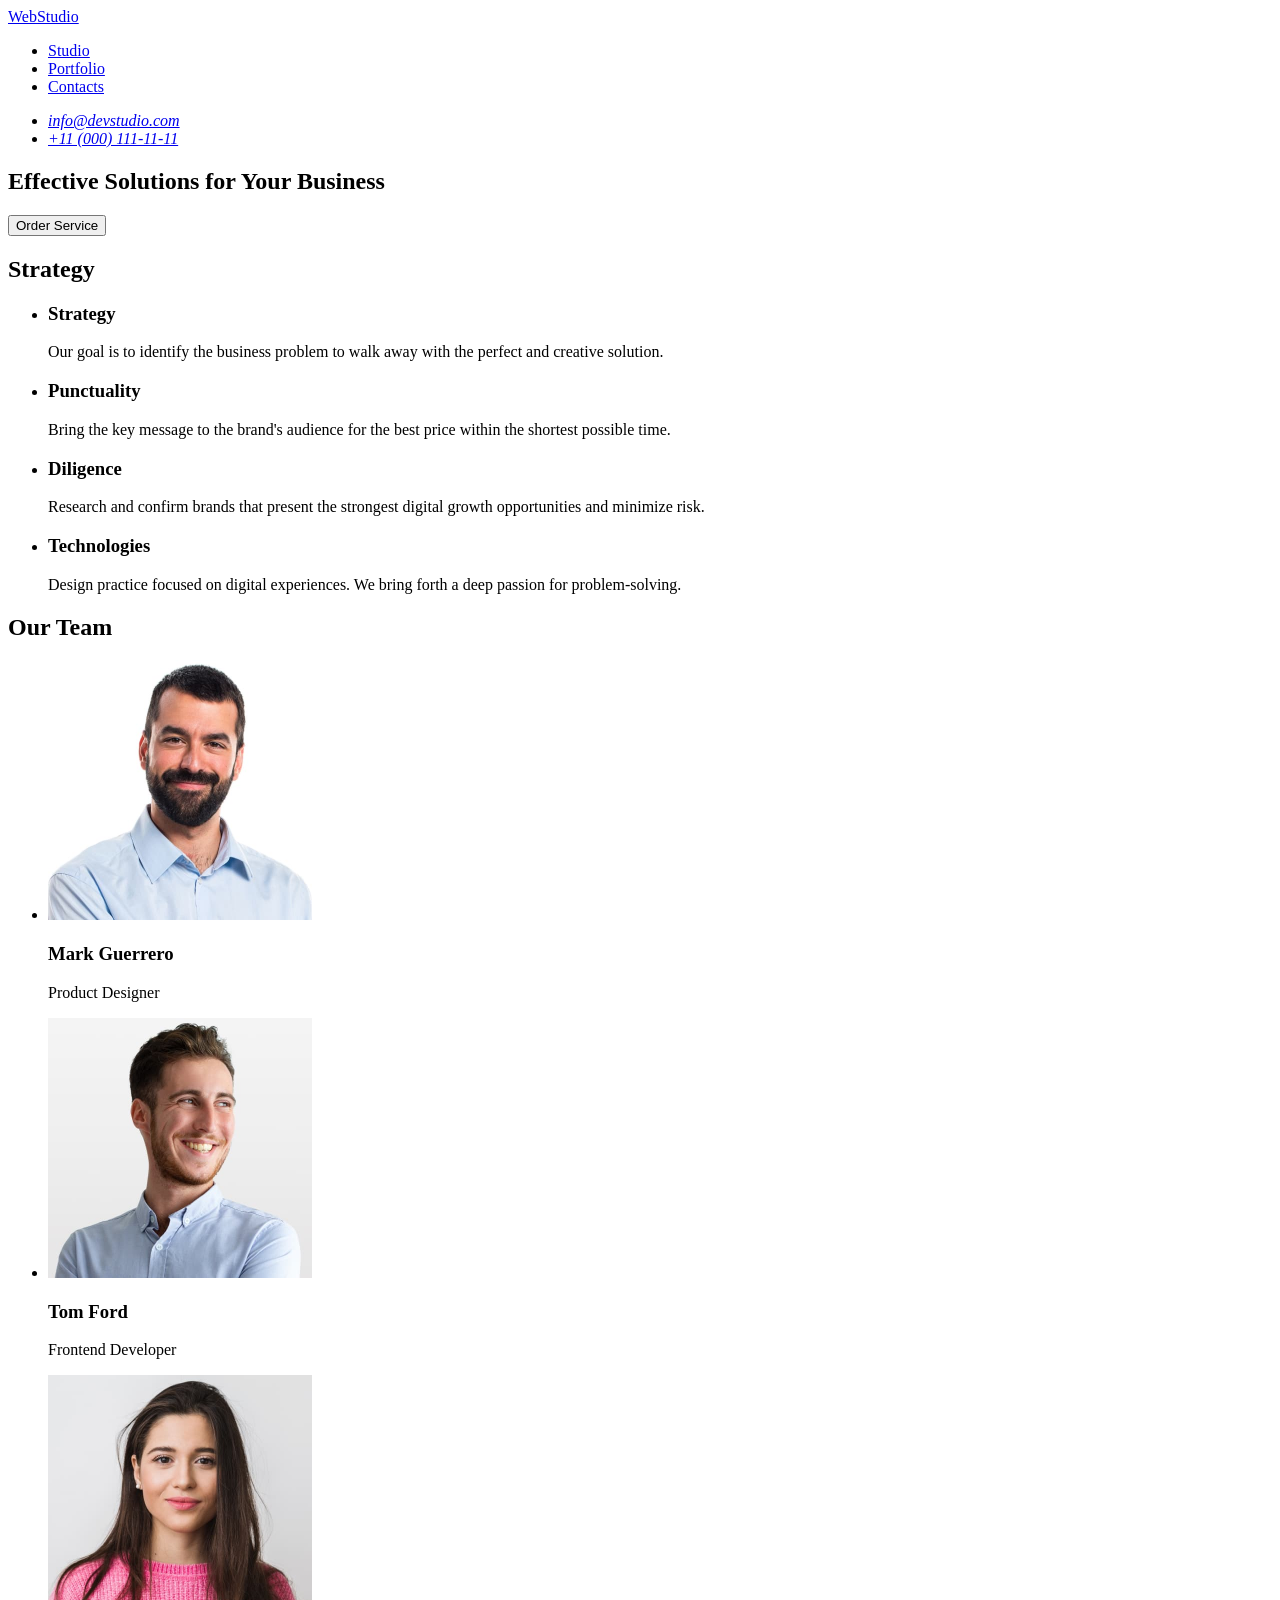
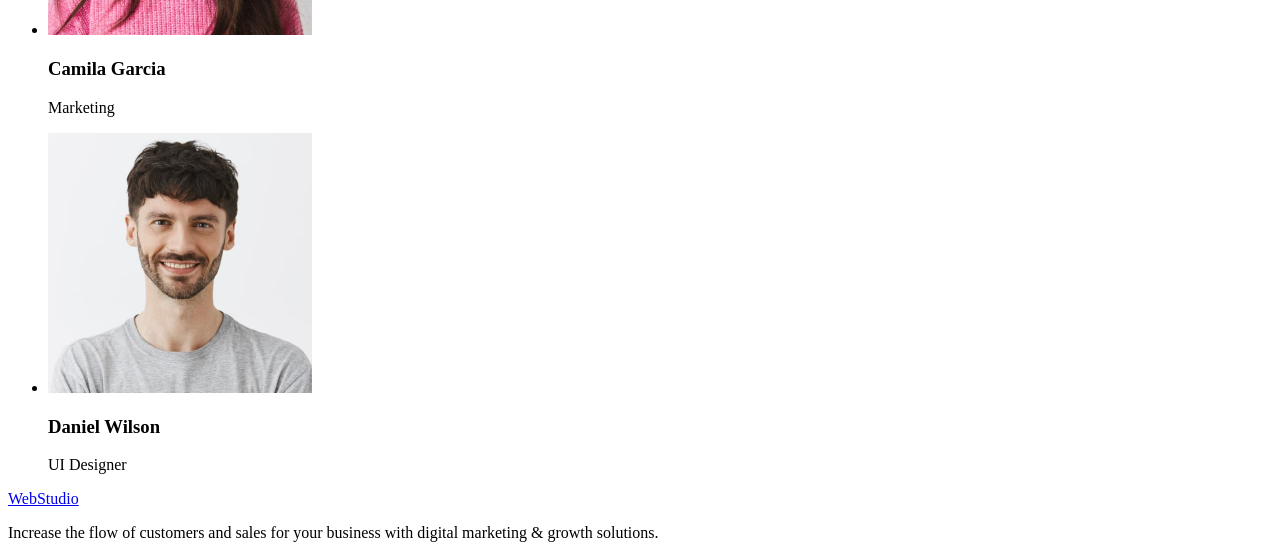
<file: module-01-html-basics/index.html>
<!DOCTYPE html>
<html lang="en">
  <head>
    <meta charset="UTF-8" />
    <meta name="viewport" content="width=device-width, initial-scale=1.0" />
    <title>WebStudio</title>
  </head>
  <body>
    <header>
      <nav>
        <a href="./index.html">WebStudio</a>
        <ul>
          <li><a href="#">Studio</a></li>
          <li><a href="#">Portfolio</a></li>
          <li><a href="#">Contacts</a></li>
        </ul>
      </nav>
      <address>
        <ul>
          <li>
            <a href="mailto:info@devstudio.com">info@devstudio.com</a>
          </li>
          <li><a href="tel:+110001111111">+11 (000) 111-11-11</a></li>
        </ul>
      </address>
    </header>

    <main>
      <section>
        <h1>Effective Solutions for Your Business</h1>
        <button type="button">Order Service</button>
      </section>
      <section>
        <h2>Strategy</h2>
        <ul>
          <li>
            <h3>Strategy</h3>
            <p>
              Our goal is to identify the business problem to walk away with the
              perfect and creative solution.
            </p>
          </li>
          <li>
            <h3>Punctuality</h3>
            <p>
              Bring the key message to the brand's audience for the best price
              within the shortest possible time.
            </p>
          </li>
          <li>
            <h3>Diligence</h3>
            <p>
              Research and confirm brands that present the strongest digital
              growth opportunities and minimize risk.
            </p>
          </li>
          <li>
            <h3>Technologies</h3>
            <p>
              Design practice focused on digital experiences. We bring forth a
              deep passion for problem-solving.
            </p>
          </li>
        </ul>
      </section>

      <section>
        <h2>Our Team</h2>
        <ul>
          <li>
            <img src="./images/img-3.jpg" alt="Mark Guerrero" width="264" />
            <h3>Mark Guerrero</h3>
            <p>Product Designer</p>
          </li>
          <li>
            <img src="./images/img-2.jpg" alt="Tom Ford" width="264" />
            <h3>Tom Ford</h3>
            <p>Frontend Developer</p>
          </li>
          <li>
            <img src="./images/img-1.jpg" alt="Camila Garcia" width="264" />
            <h3>Camila Garcia</h3>
            <p>Marketing</p>
          </li>
          <li>
            <img src="./images/img.jpg" alt="Daniel Wilson" width="264" />
            <h3>Daniel Wilson</h3>
            <p>UI Designer</p>
          </li>
        </ul>
      </section>
    </main>

    <footer>
      <a href="./index.html">WebStudio</a>
      <p>
        Increase the flow of customers and sales for your business with digital
        marketing & growth solutions.
      </p>
    </footer>
  </body>
</html>
</file>
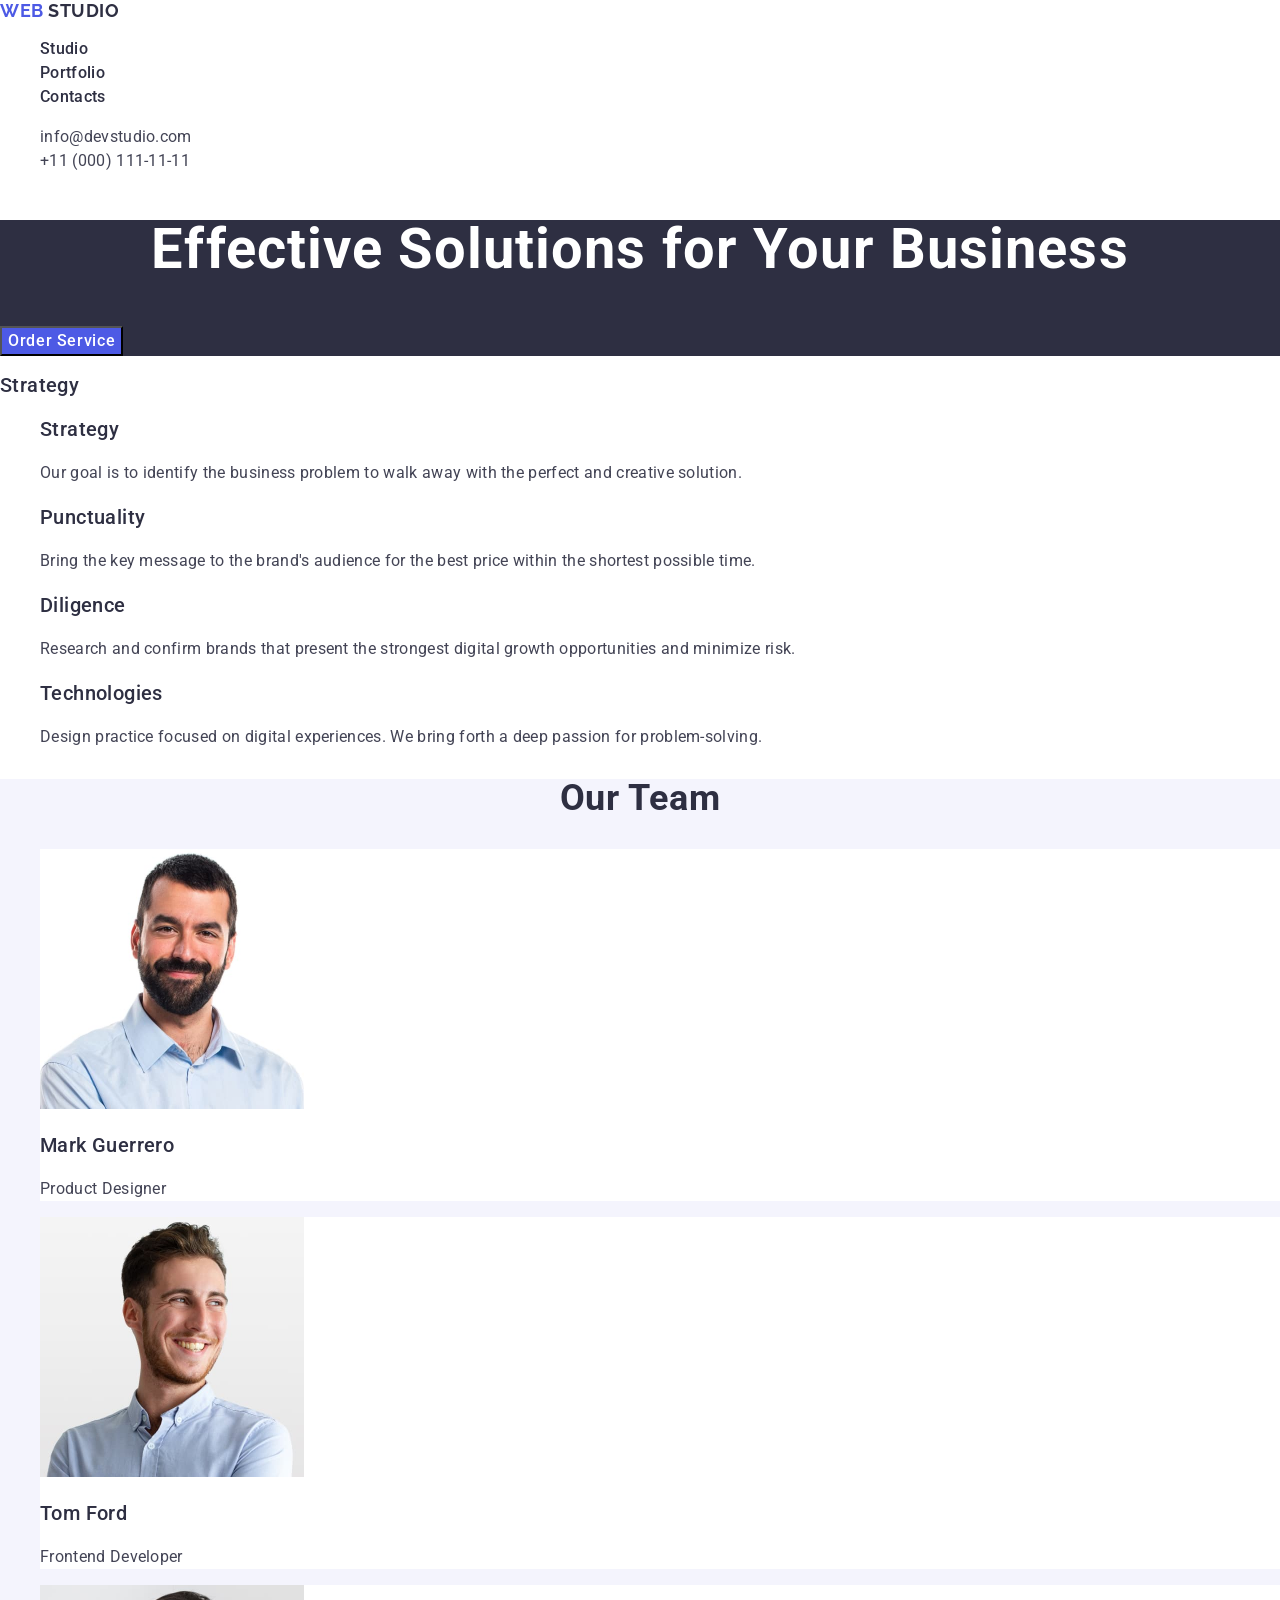
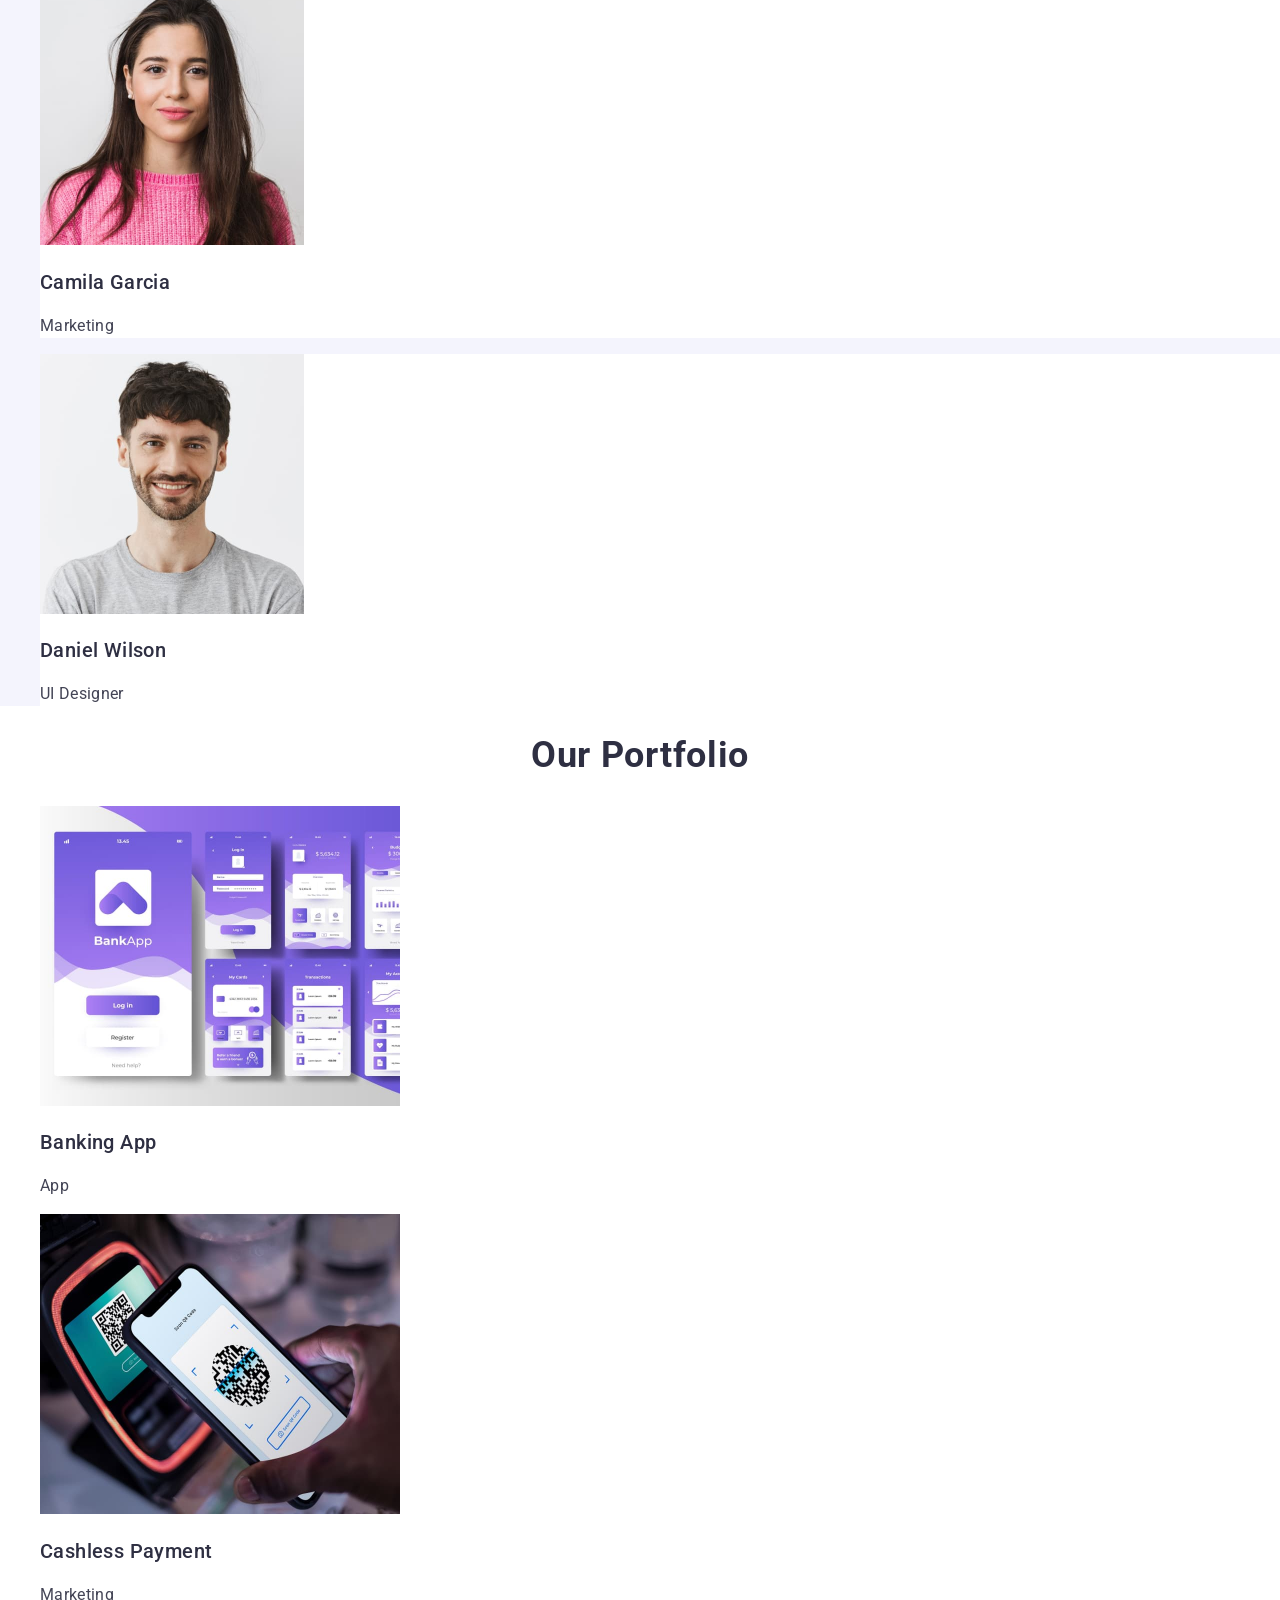
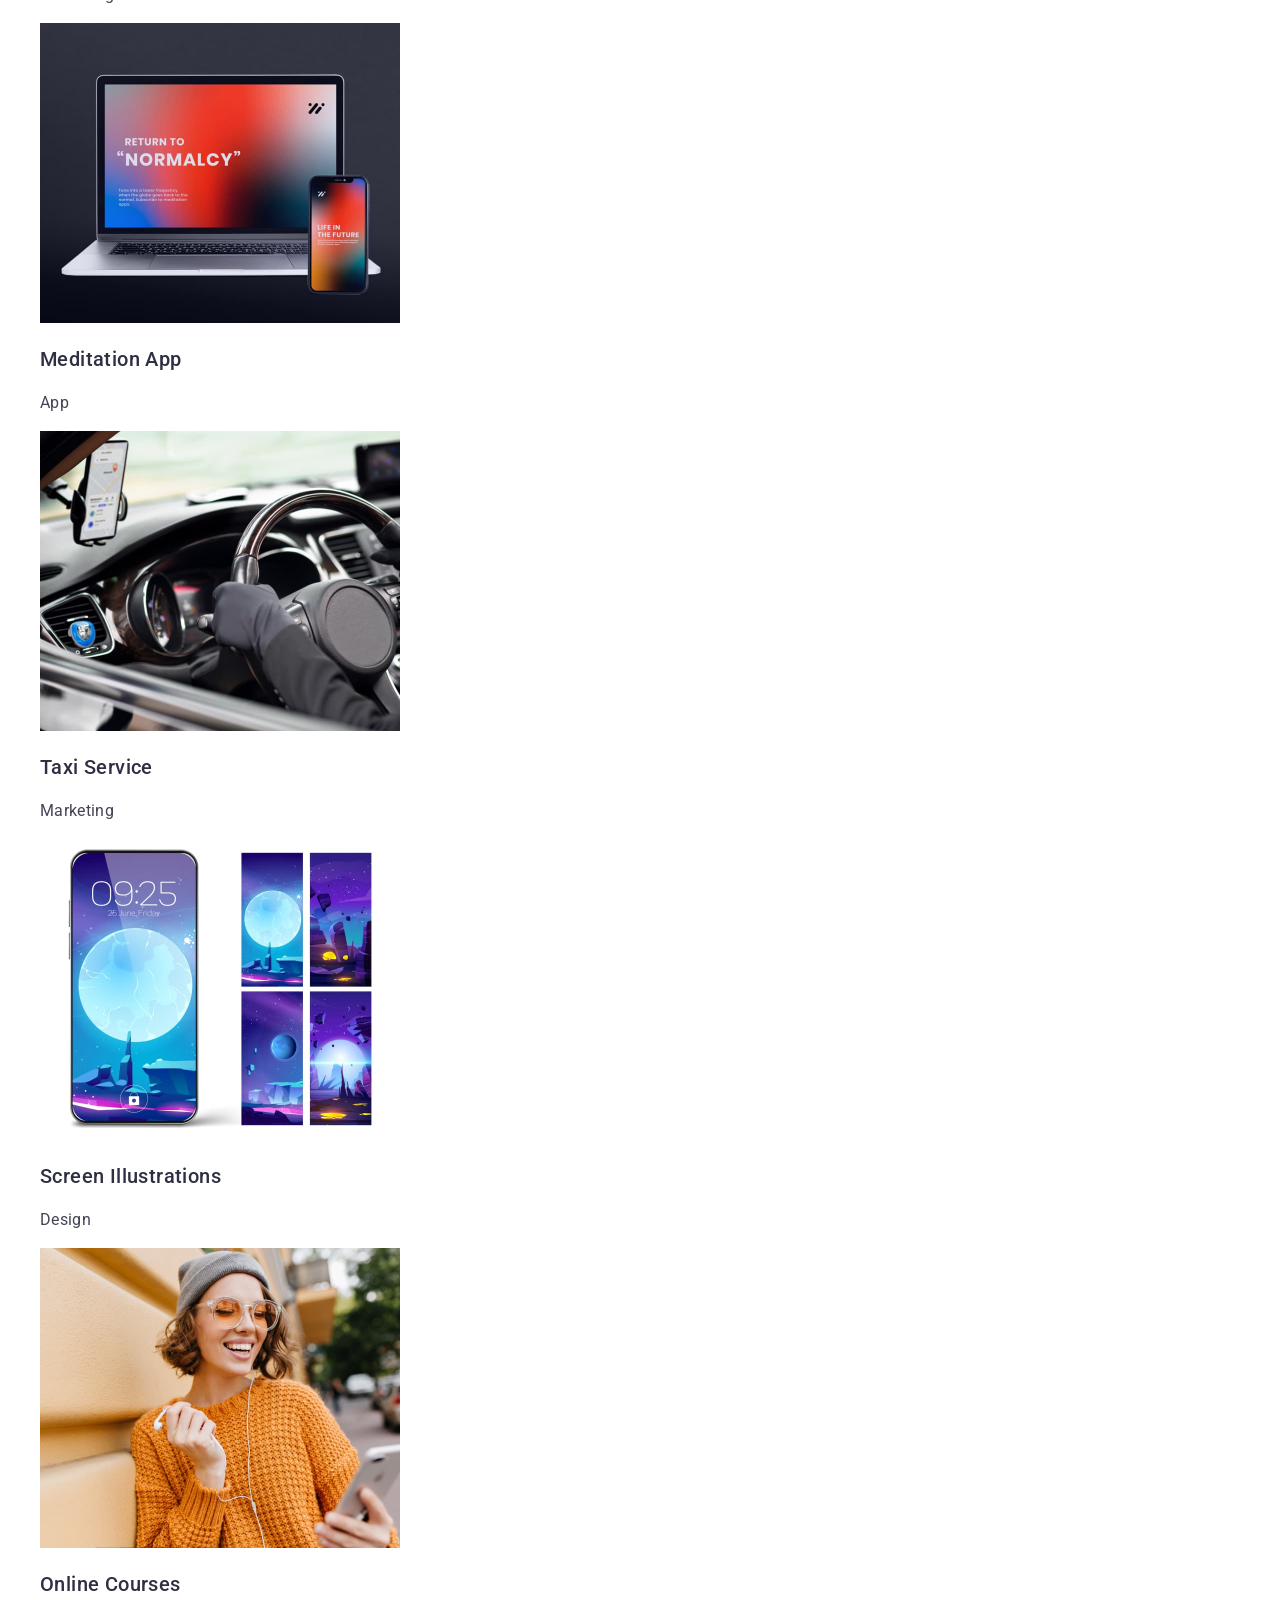
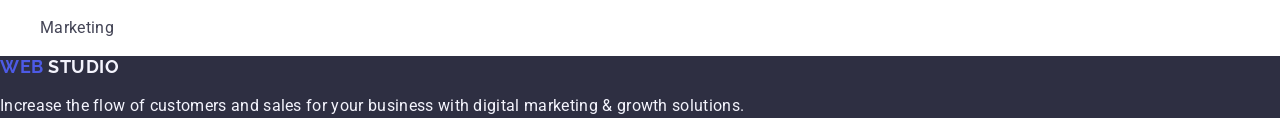
<file: module-02-css-introduction/index.html>
<!DOCTYPE html>
<html lang="en">
  <head>
    <meta charset="UTF-8" />
    <meta name="viewport" content="width=device-width, initial-scale=1.0" />
    <title>WebStudio</title>

    <link rel="preconnect" href="https://fonts.googleapis.com" />
    <link rel="preconnect" href="https://fonts.gstatic.com" crossorigin />
    <link
      href="https://fonts.googleapis.com/css2?family=Raleway:wght@700&family=Roboto:wght@400;500;700&display=swap"
      rel="stylesheet"
    />
    <link
      rel="stylesheet"
      href="https://cdnjs.cloudflare.com/ajax/libs/modern-normalize/3.0.1/modern-normalize.min.css"
      integrity="sha512-q6WgHqiHlKyOqslT/lgBgodhd03Wp4BEqKeW6nNtlOY4quzyG3VoQKFrieaCeSnuVseNKRGpGeDU3qPmabCANg=="
      crossorigin="anonymous"
      referrerpolicy="no-referrer"
    />
    <link rel="stylesheet" href="./css/style.css" />
  </head>
  <body>
    <header class="page-header">
      <nav class="header-nav">
        <a href="./index.html" class="header-logo">
          Web
          <span>Studio</span>
        </a>
        <ul class="nav-list">
          <li class="nav-item">
            <a href="./index.html" class="nav-link">Studio</a>
          </li>
          <li class="nav-item"><a href="" class="nav-link">Portfolio</a></li>
          <li class="nav-item"><a href="" class="nav-link">Contacts</a></li>
        </ul>
      </nav>
      <address class="header-contact-info">
        <ul class="contact-list">
          <li class="contact-item">
            <a href="mailto:info@devstudio.com" class="contact-link">
              info@devstudio.com
            </a>
          </li>
          <li class="contact-item">
            <a href="tel:+110001111111" class="contact-link">
              +11 (000) 111-11-11
            </a>
          </li>
        </ul>
      </address>
    </header>

    <main class="page-content">
      <section class="hero-section">
        <h1 class="hero-title">Effective Solutions for Your Business</h1>
        <button class="order-button" type="button">Order Service</button>
      </section>

      <!-- Section Strategy -->
      <section class="strategy-section">
        <h2 class="strategy-title">Strategy</h2>
        <ul class="strategy-list">
          <li class="strategy-item">
            <h3 class="strategy-title">Strategy</h3>
            <p class="strategy-description">
              Our goal is to identify the business problem to walk away with the
              perfect and creative solution.
            </p>
          </li>
          <li class="strategy-item">
            <h3 class="strategy-title">Punctuality</h3>
            <p class="strategy-description">
              Bring the key message to the brand's audience for the best price
              within the shortest possible time.
            </p>
          </li>
          <li class="strategy-item">
            <h3 class="strategy-title">Diligence</h3>
            <p class="strategy-description">
              Research and confirm brands that present the strongest digital
              growth opportunities and minimize risk.
            </p>
          </li>
          <li class="strategy-item">
            <h3 class="strategy-title">Technologies</h3>
            <p class="strategy-description">
              Design practice focused on digital experiences. We bring forth a
              deep passion for problem-solving.
            </p>
          </li>
        </ul>
      </section>
      <!-- Section Team -->
      <section class="team-section">
        <h2 class="team-title">Our Team</h2>
        <ul class="team-list">
          <li class="team-item">
            <img
              class="team-item-photo"
              src="./images/img-3.jpg"
              alt="Mark Guerrero"
              width="264"
            />
            <h3 class="team-item-name">Mark Guerrero</h3>
            <p class="team-item-role">Product Designer</p>
          </li>
          <li class="team-item">
            <img
              class="team-item-photo"
              src="./images/img-2.jpg"
              alt="Tom Ford"
              width="264"
            />
            <h3 class="team-item-name">Tom Ford</h3>
            <p class="team-item-role">Frontend Developer</p>
          </li>
          <li class="team-item">
            <img
              class="team-item-photo"
              src="./images/img-1.jpg"
              alt="Camila Garcia"
              width="264"
            />
            <h3 class="team-item-name">Camila Garcia</h3>
            <p class="team-item-role">Marketing</p>
          </li>
          <li class="team-item">
            <img
              class="team-item-photo"
              src="./images/img.jpg"
              alt="Daniel Wilson"
              width="264"
            />
            <h3 class="team-item-name">Daniel Wilson</h3>
            <p class="team-item-role">UI Designer</p>
          </li>
        </ul>
      </section>

      <!-- Section Portfolio -->
      <section class="portfolio-section">
        <h2 class="portfolio-title">Our Portfolio</h2>
        <ul class="portfolio-list">
          <li class="portfolio-item">
            <img
              class="portfolio-item-photo"
              src="./images/Portfolio1.jpg"
              alt="Banking App"
              width="360"
            />
            <h3 class="portfolio-item-title">Banking App</h3>
            <p class="portfolio-description">App</p>
          </li>
          <li class="portfolio-item">
            <img
              class="portfolio-item-photo"
              src="./images/Portfolio2.jpg"
              alt="Cashless Payment"
              width="360"
            />
            <h3 class="portfolio-item-title">Cashless Payment</h3>
            <p class="portfolio-description">Marketing</p>
          </li>
          <li class="portfolio-item">
            <img
              class="portfolio-item-photo"
              src="./images/Portfolio3.jpg"
              alt="Meditation App"
              width="360"
            />
            <h3 class="portfolio-item-title">Meditation App</h3>
            <p class="portfolio-description">App</p>
          </li>
          <li class="portfolio-item">
            <img
              class="portfolio-item-photo"
              src="./images/Portfolio4.jpg"
              alt="Taxi Service"
              width="360"
            />
            <h3 class="portfolio-item-title">Taxi Service</h3>
            <p class="portfolio-description">Marketing</p>
          </li>
          <li class="portfolio-item">
            <img
              class="portfolio-item-photo"
              src="./images/Portfolio5.jpg"
              alt="Screen Illustrations"
              width="360"
            />
            <h3 class="portfolio-item-title">Screen Illustrations</h3>
            <p class="portfolio-description">Design</p>
          </li>
          <li class="portfolio-item">
            <img
              class="portfolio-item-photo"
              src="./images/Portfolio6.jpg"
              alt="Online Courses"
              width="360"
            />
            <h3 class="portfolio-item-title">Online Courses</h3>
            <p class="portfolio-description">Marketing</p>
          </li>
        </ul>
      </section>
    </main>

    <footer class="page-footer">
      <a href="./index.html" class="footer-logo">
        Web
        <span class="footer-span">Studio</span>
      </a>
      <p class="footer-description">
        Increase the flow of customers and sales for your business with digital
        marketing & growth solutions.
      </p>
    </footer>
  </body>
</html>
</file>
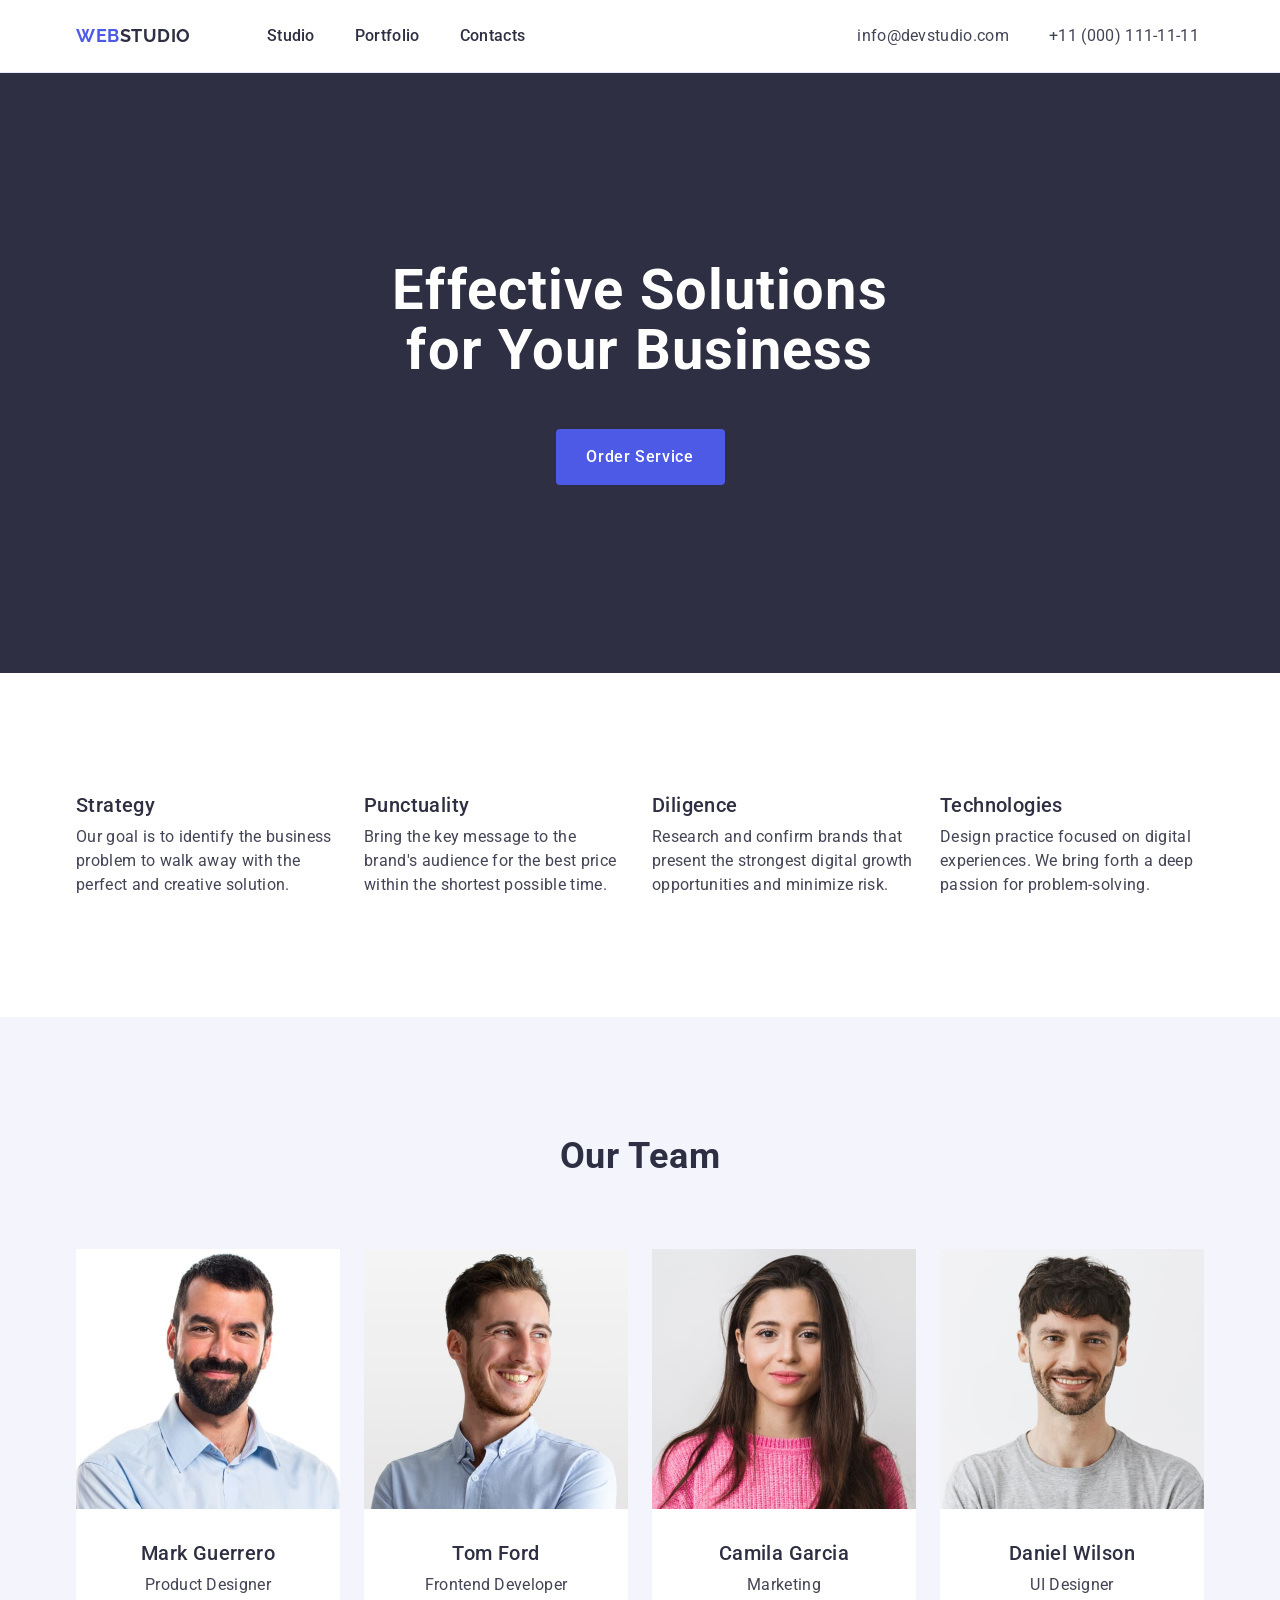
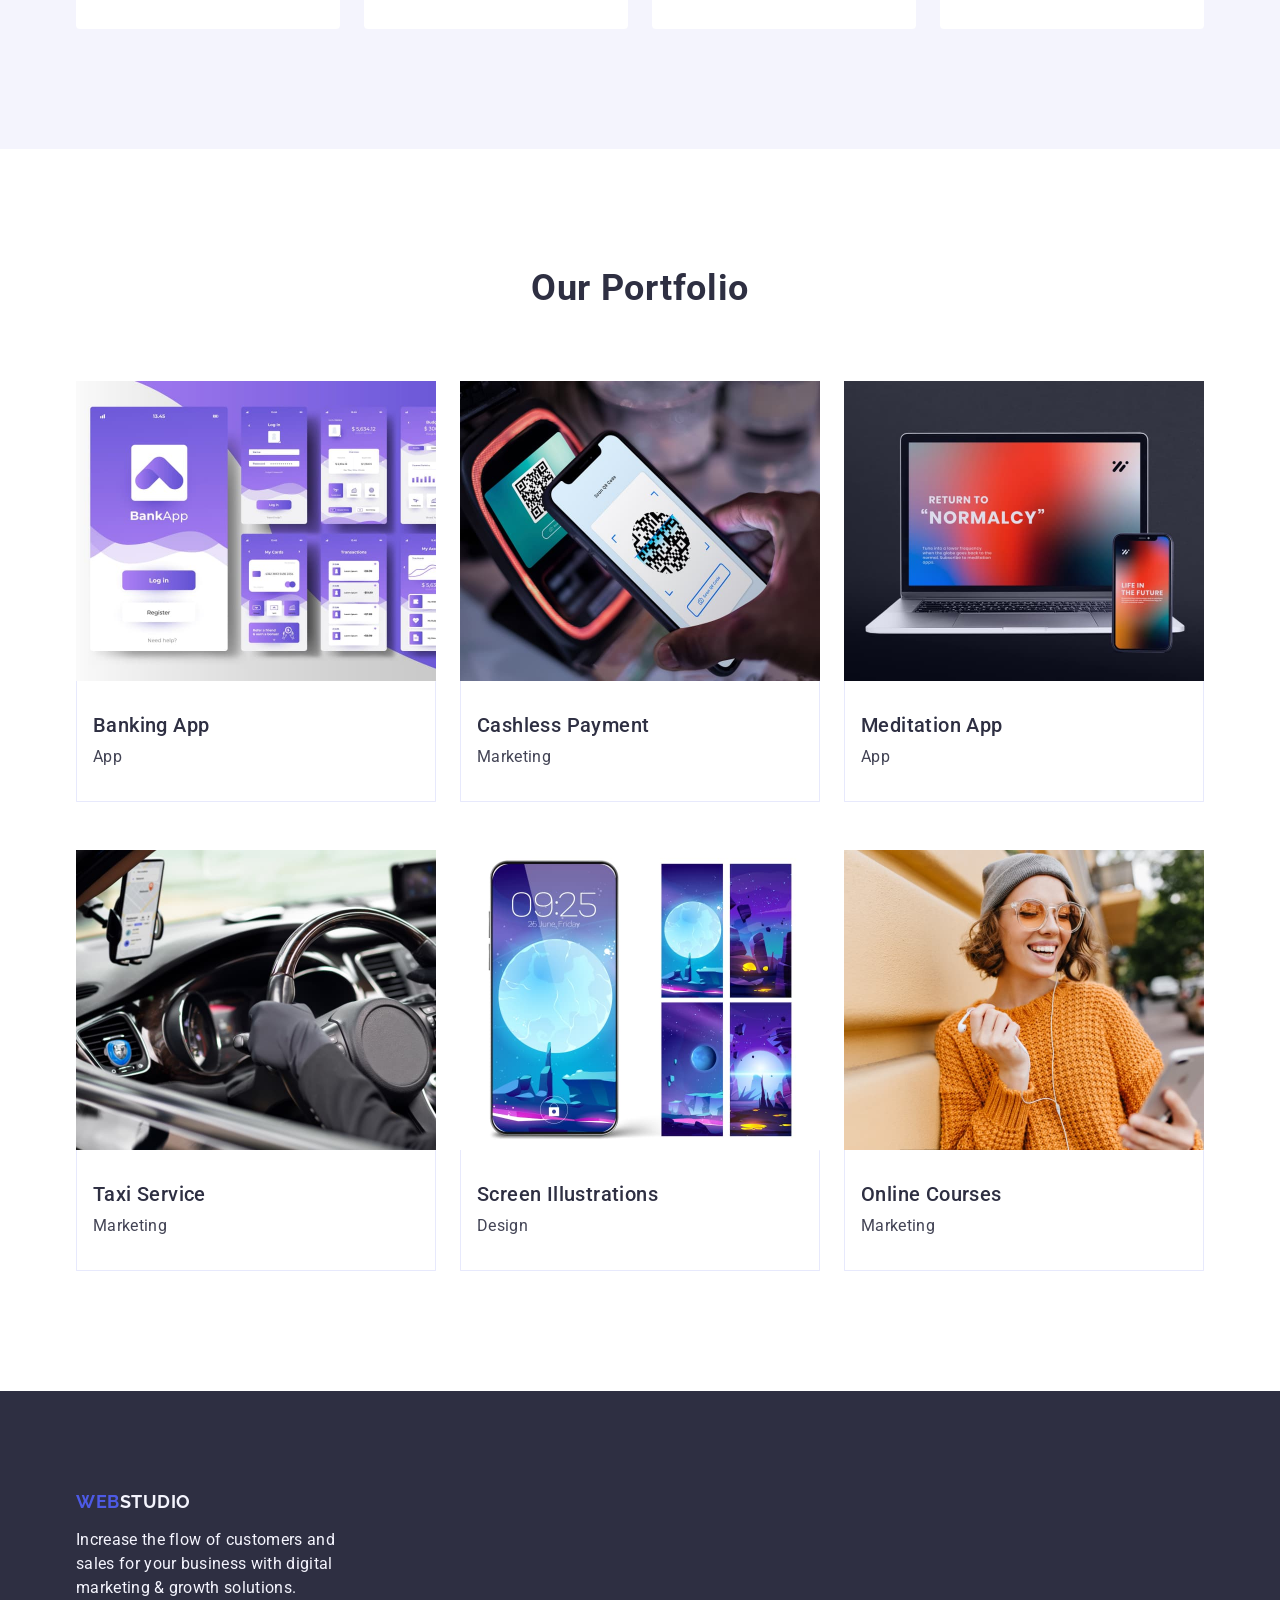
<file: module-03-layout-flexbox/index.html>
<!DOCTYPE html>
<html lang="en">
	<head>
		<meta charset="UTF-8" />
		<meta name="viewport" content="width=device-width, initial-scale=1.0" />
		<title>WebStudio</title>

		<link rel="preconnect" href="https://fonts.googleapis.com" />
		<link rel="preconnect" href="https://fonts.gstatic.com" crossorigin />
		<link
			href="https://fonts.googleapis.com/css2?family=Raleway:wght@700&family=Roboto:wght@400;500;700&display=swap"
			rel="stylesheet"
		/>
		<link
			rel="stylesheet"
			href="https://cdnjs.cloudflare.com/ajax/libs/modern-normalize/3.0.1/modern-normalize.min.css"
			integrity="sha512-q6WgHqiHlKyOqslT/lgBgodhd03Wp4BEqKeW6nNtlOY4quzyG3VoQKFrieaCeSnuVseNKRGpGeDU3qPmabCANg=="
			crossorigin="anonymous"
			referrerpolicy="no-referrer"
		/>
		<link rel="stylesheet" href="./css/style.css" />
	</head>
	<body>
		<header class="page-header">
			<div class="container container-header">
				<nav class="header-nav">
					<a href="./index.html" class="header-logo">
						Web<span>Studio</span>
					</a>
					<ul class="nav-list">
						<li class="nav-item">
							<a href="./index.html" class="nav-link">Studio</a>
						</li>
						<li class="nav-item"><a href="" class="nav-link">Portfolio</a></li>
						<li class="nav-item"><a href="" class="nav-link">Contacts</a></li>
					</ul>
				</nav>
				<address class="header-contact-info">
					<ul class="contact-list">
						<li class="contact-item">
							<a href="mailto:info@devstudio.com" class="contact-link">
								info@devstudio.com
							</a>
						</li>
						<li class="contact-item">
							<a href="tel:+110001111111" class="contact-link">
								+11 (000) 111-11-11
							</a>
						</li>
					</ul>
				</address>
			</div>
		</header>

		<main class="page-content">
			<section class="hero-section">
				<div class="container">
					<h1 class="hero-title">Effective Solutions for Your Business</h1>
					<button class="order-button" type="button">Order Service</button>
				</div>
			</section>

			<!-- Section Strategy -->
			<section class="strategy-section">
				<div class="container">
					<h2 class="strategy-title visually-hidden">Strategy</h2>
					<ul class="strategy-list">
						<li class="strategy-item">
							<h3 class="strategy-title">Strategy</h3>
							<p class="strategy-description">
								Our goal is to identify the business problem to walk away with
								the perfect and creative solution.
							</p>
						</li>
						<li class="strategy-item">
							<h3 class="strategy-title">Punctuality</h3>
							<p class="strategy-description">
								Bring the key message to the brand's audience for the best price
								within the shortest possible time.
							</p>
						</li>
						<li class="strategy-item">
							<h3 class="strategy-title">Diligence</h3>
							<p class="strategy-description">
								Research and confirm brands that present the strongest digital
								growth opportunities and minimize risk.
							</p>
						</li>
						<li class="strategy-item">
							<h3 class="strategy-title">Technologies</h3>
							<p class="strategy-description">
								Design practice focused on digital experiences. We bring forth a
								deep passion for problem-solving.
							</p>
						</li>
					</ul>
				</div>
			</section>

			<!-- Section Team -->
			<section class="team-section">
				<div class="container">
					<h2 class="team-title">Our Team</h2>
					<ul class="team-list">
						<li class="team-item">
							<img
								class="team-item-photo"
								src="./images/img-3.jpg"
								alt="Mark Guerrero"
								width="264"
							/>
							<div class="card-content">
								<h3 class="team-item-name">Mark Guerrero</h3>
								<p class="team-item-role">Product Designer</p>
							</div>
						</li>
						<li class="team-item">
							<img
								class="team-item-photo"
								src="./images/img-2.jpg"
								alt="Tom Ford"
								width="264"
							/>
							<div class="card-content">
								<h3 class="team-item-name">Tom Ford</h3>
								<p class="team-item-role">Frontend Developer</p>
							</div>
						</li>
						<li class="team-item">
							<img
								class="team-item-photo"
								src="./images/img-1.jpg"
								alt="Camila Garcia"
								width="264"
							/>
							<div class="card-content">
								<h3 class="team-item-name">Camila Garcia</h3>
								<p class="team-item-role">Marketing</p>
							</div>
						</li>
						<li class="team-item">
							<img
								class="team-item-photo"
								src="./images/img.jpg"
								alt="Daniel Wilson"
								width="264"
							/>
							<div class="card-content">
								<h3 class="team-item-name">Daniel Wilson</h3>
								<p class="team-item-role">UI Designer</p>
							</div>
						</li>
					</ul>
				</div>
			</section>

			<!-- Section Portfolio -->
			<section class="portfolio-section">
				<div class="container">
					<h2 class="portfolio-title">Our Portfolio</h2>
					<ul class="portfolio-list">
						<li class="portfolio-item">
							<img
								class="portfolio-item-photo"
								src="./images/Portfolio1.jpg"
								alt="Banking App"
								width="360"
							/>
							<div class="card-content">
								<h3 class="portfolio-item-title">Banking App</h3>
								<p class="portfolio-description">App</p>
							</div>
						</li>
						<li class="portfolio-item">
							<img
								class="portfolio-item-photo"
								src="./images/Portfolio2.jpg"
								alt="Cashless Payment"
								width="360"
							/>
							<div class="card-content">
								<h3 class="portfolio-item-title">Cashless Payment</h3>
								<p class="portfolio-description">Marketing</p>
							</div>
						</li>
						<li class="portfolio-item">
							<img
								class="portfolio-item-photo"
								src="./images/Portfolio3.jpg"
								alt="Meditation App"
								width="360"
							/>
							<div class="card-content">
								<h3 class="portfolio-item-title">Meditation App</h3>
								<p class="portfolio-description">App</p>
							</div>
						</li>
						<li class="portfolio-item">
							<img
								class="portfolio-item-photo"
								src="./images/Portfolio4.jpg"
								alt="Taxi Service"
								width="360"
							/>
							<div class="card-content">
								<h3 class="portfolio-item-title">Taxi Service</h3>
								<p class="portfolio-description">Marketing</p>
							</div>
						</li>
						<li class="portfolio-item">
							<img
								class="portfolio-item-photo"
								src="./images/Portfolio5.jpg"
								alt="Screen Illustrations"
								width="360"
							/>
							<div class="card-content">
								<h3 class="portfolio-item-title">Screen Illustrations</h3>
								<p class="portfolio-description">Design</p>
							</div>
						</li>
						<li class="portfolio-item">
							<img
								class="portfolio-item-photo"
								src="./images/Portfolio6.jpg"
								alt="Online Courses"
								width="360"
							/>
							<div class="card-content">
								<h3 class="portfolio-item-title">Online Courses</h3>
								<p class="portfolio-description">Marketing</p>
							</div>
						</li>
					</ul>
				</div>
			</section>
		</main>

		<footer class="page-footer">
			<div class="container">
				<a href="./index.html" class="footer-logo"
					>Web<span class="footer-span">Studio</span>
				</a>
				<p class="footer-description">
					Increase the flow of customers and sales for your business with
					digital marketing & growth solutions.
				</p>
			</div>
		</footer>
	</body>
</html>
</file>
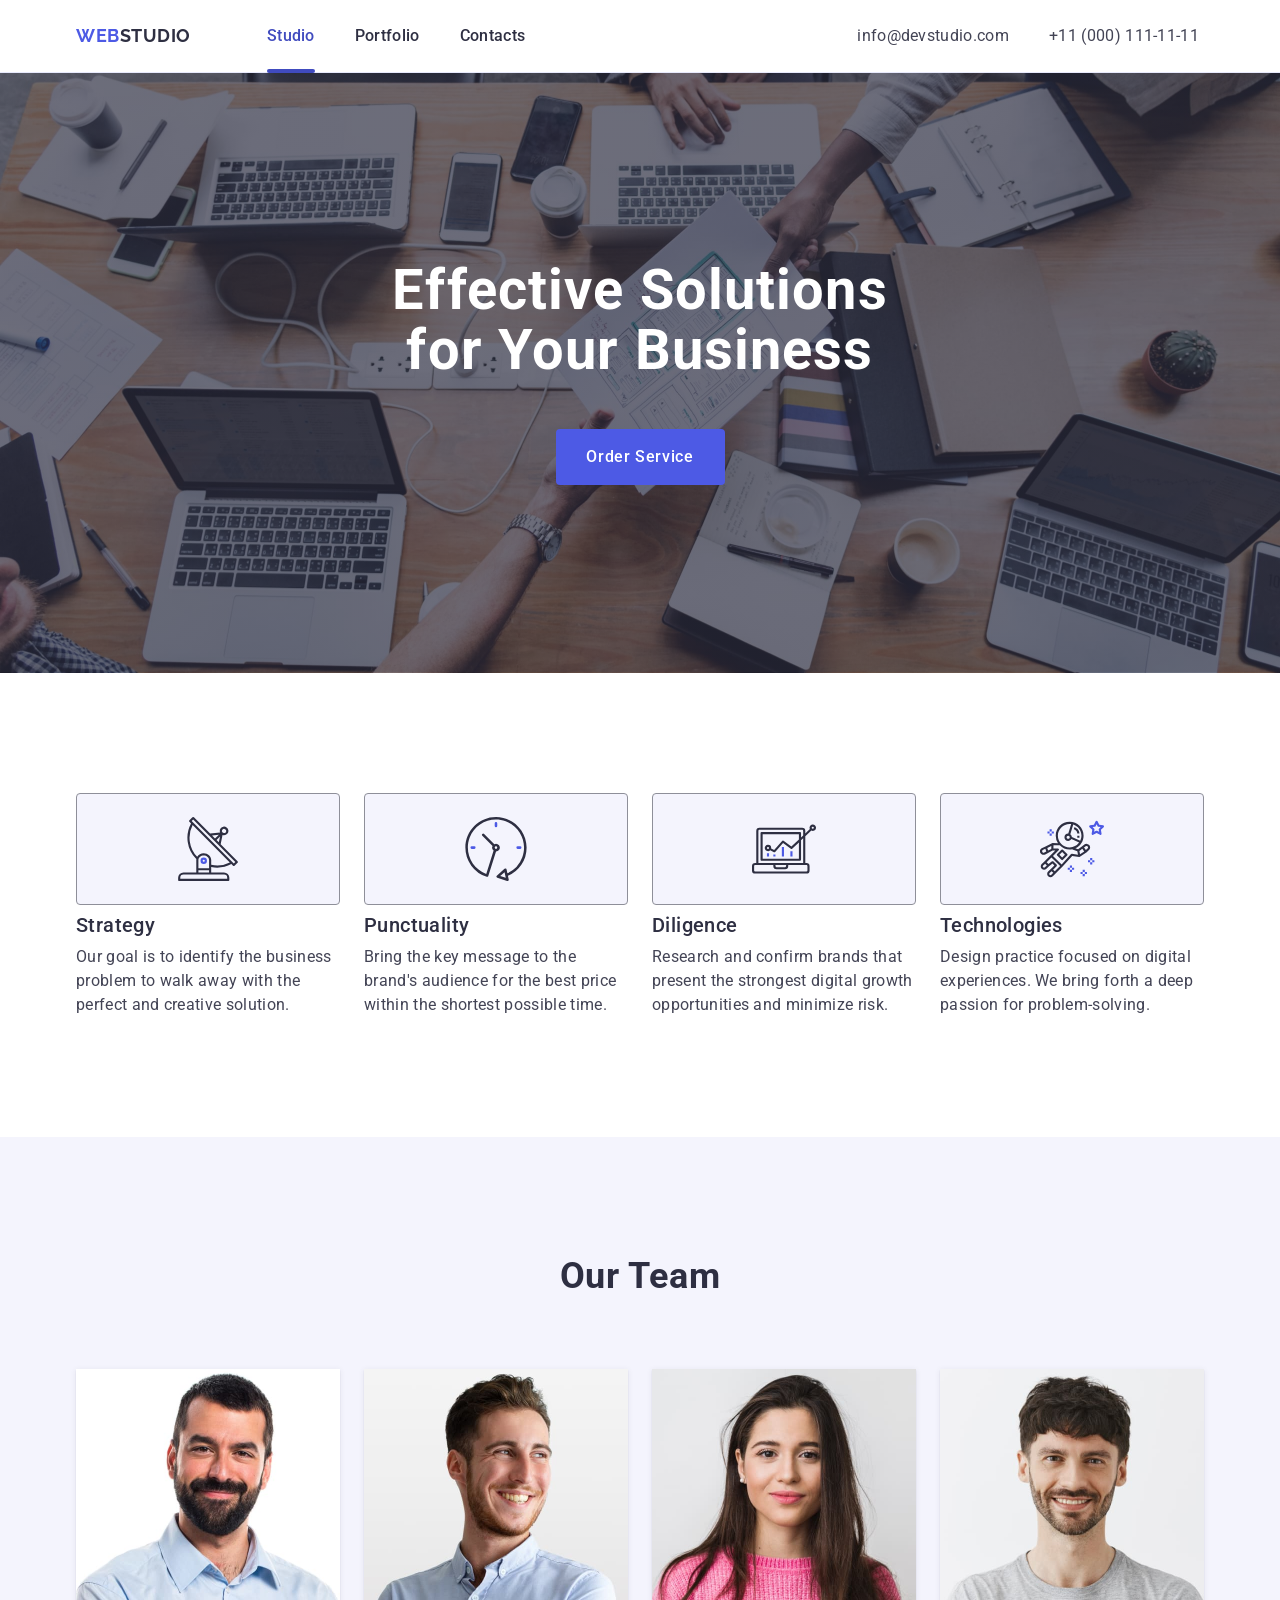
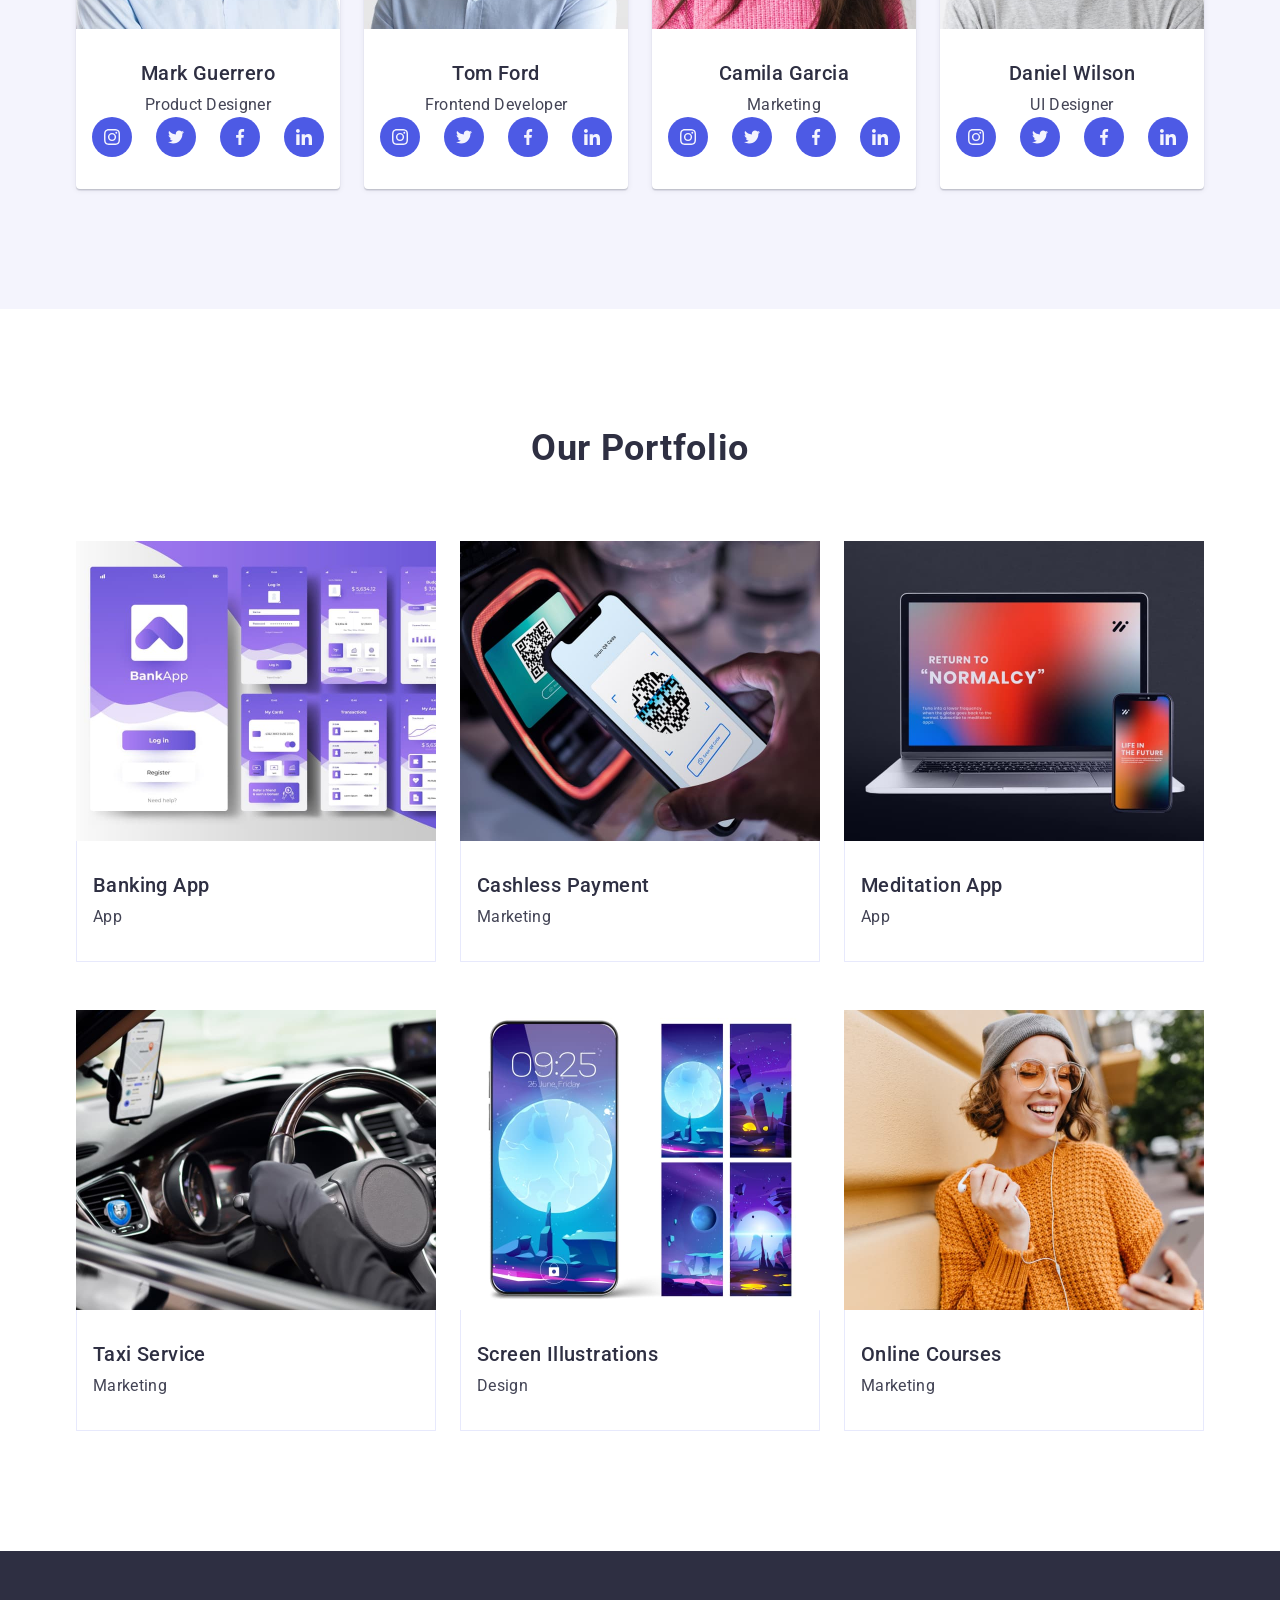
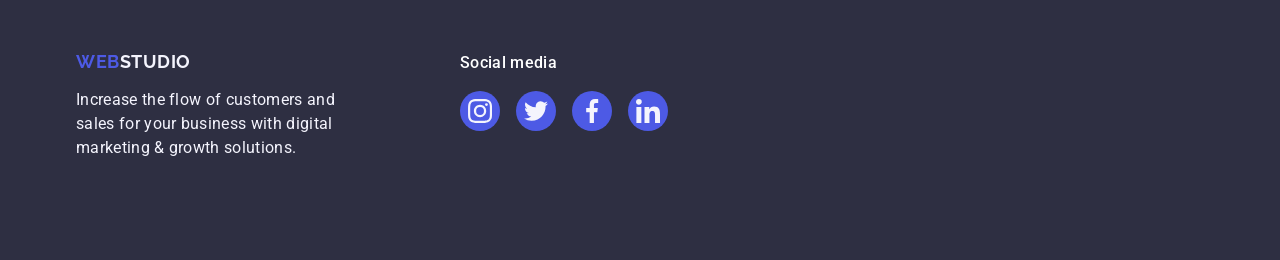
<file: module-04-decorative-effects/index.html>
<!DOCTYPE html>
<html lang="en">
	<head>
		<meta charset="UTF-8" />
		<meta name="viewport" content="width=device-width, initial-scale=1.0" />
		<title>WebStudio</title>

		<link rel="preconnect" href="https://fonts.googleapis.com" />
		<link rel="preconnect" href="https://fonts.gstatic.com" crossorigin />
		<link
			href="https://fonts.googleapis.com/css2?family=Raleway:wght@700&family=Roboto:wght@400;500;700&display=swap"
			rel="stylesheet"
		/>
		<link
			rel="stylesheet"
			href="https://cdnjs.cloudflare.com/ajax/libs/modern-normalize/3.0.1/modern-normalize.min.css"
			integrity="sha512-q6WgHqiHlKyOqslT/lgBgodhd03Wp4BEqKeW6nNtlOY4quzyG3VoQKFrieaCeSnuVseNKRGpGeDU3qPmabCANg=="
			crossorigin="anonymous"
			referrerpolicy="no-referrer"
		/>
		<link rel="stylesheet" href="./css/style.css" />
	</head>
	<body>
		<header class="page-header">
			<div class="container container-header">
				<nav class="header-nav">
					<a href="./index.html" class="header-logo">
						Web<span>Studio</span>
					</a>
					<ul class="nav-list">
						<li class="nav-item">
							<a href="./index.html" class="nav-link active">Studio</a>
						</li>
						<li class="nav-item"><a href="" class="nav-link">Portfolio</a></li>
						<li class="nav-item"><a href="" class="nav-link">Contacts</a></li>
					</ul>
				</nav>
				<address class="header-contact-info">
					<ul class="contact-list">
						<li class="contact-item">
							<a href="mailto:info@devstudio.com" class="contact-link">
								info@devstudio.com
							</a>
						</li>
						<li class="contact-item">
							<a href="tel:+110001111111" class="contact-link">
								+11 (000) 111-11-11
							</a>
						</li>
					</ul>
				</address>
			</div>
		</header>

		<main class="page-content">
			<section class="hero-section">
				<div class="container">
					<h1 class="hero-title">Effective Solutions for Your Business</h1>
					<button class="order-button" type="button">Order Service</button>
				</div>
			</section>

			<!-- Section Strategy -->
			<section class="strategy-section">
				<div class="container">
					<h2 class="strategy-title visually-hidden">Strategy</h2>
					<ul class="strategy-list">
						<li class="strategy-item">
							<div class="strategy-item-icon">
								<svg class="strategy-header-icon" width="64" height="64">
									<use href="./images/icons.svg#icon-antenna"></use>
								</svg>
							</div>
							<h3 class="strategy-title">Strategy</h3>
							<p class="strategy-description">
								Our goal is to identify the business problem to walk away with
								the perfect and creative solution.
							</p>
						</li>
						<li class="strategy-item">
							<div class="strategy-item-icon">
								<svg class="strategy-header-icon" width="64" height="64">
									<use href="./images/icons.svg#icon-clock"></use>
								</svg>
							</div>
							<h3 class="strategy-title">Punctuality</h3>
							<p class="strategy-description">
								Bring the key message to the brand's audience for the best price
								within the shortest possible time.
							</p>
						</li>
						<li class="strategy-item">
							<div class="strategy-item-icon">
								<svg class="strategy-header-icon" width="64" height="64">
									<use href="./images/icons.svg#icon-diagram"></use>
								</svg>
							</div>
							<h3 class="strategy-title">Diligence</h3>
							<p class="strategy-description">
								Research and confirm brands that present the strongest digital
								growth opportunities and minimize risk.
							</p>
						</li>
						<li class="strategy-item">
							<div class="strategy-item-icon">
								<svg class="strategy-header-icon" width="64" height="64">
									<use href="./images/icons.svg#icon-astronaut"></use>
								</svg>
							</div>
							<h3 class="strategy-title">Technologies</h3>
							<p class="strategy-description">
								Design practice focused on digital experiences. We bring forth a
								deep passion for problem-solving.
							</p>
						</li>
					</ul>
				</div>
			</section>

			<!-- Section Team -->
			<section class="team-section">
				<div class="container">
					<h2 class="team-title">Our Team</h2>
					<ul class="team-list">
						<li class="team-item">
							<img
								class="team-item-photo"
								src="./images/img-3.jpg"
								alt="Mark Guerrero"
								width="264"
							/>
							<div class="card-content">
								<h3 class="team-item-name">Mark Guerrero</h3>
								<p class="team-item-role">Product Designer</p>
								<!-- ul.card-soc-list>li.card-soc-item*4>svg.card-soc-icon>use -->
								<ul class="card-soc-list">
									<li class="card-soc-item">
										<a href="#" class="card-soc-link">
											<svg class="card-soc-icon" width="16" height="16">
												<use href="./images/icons.svg#icon-instagram"></use>
											</svg>
										</a>
									</li>
									<li class="card-soc-item">
										<a href="#" class="card-soc-link">
											<svg class="card-soc-icon" width="16" height="16">
												<use href="./images/icons.svg#icon-twitter"></use>
											</svg>
										</a>
									</li>
									<li class="card-soc-item">
										<a href="#" class="card-soc-link">
											<svg class="card-soc-icon" width="16" height="16">
												<use href="./images/icons.svg#icon-facebook"></use>
											</svg>
										</a>
									</li>
									<li class="card-soc-item">
										<a href="#" class="card-soc-link">
											<svg class="card-soc-icon" width="16" height="16">
												<use href="./images/icons.svg#icon-linkedin"></use>
											</svg>
										</a>
									</li>
								</ul>
							</div>
						</li>
						<li class="team-item">
							<img
								class="team-item-photo"
								src="./images/img-2.jpg"
								alt="Tom Ford"
								width="264"
							/>
							<div class="card-content">
								<h3 class="team-item-name">Tom Ford</h3>
								<p class="team-item-role">Frontend Developer</p>
								<ul class="card-soc-list">
									<li class="card-soc-item">
										<a href="#" class="card-soc-link">
											<svg class="card-soc-icon" width="16" height="16">
												<use href="./images/icons.svg#icon-instagram"></use>
											</svg>
										</a>
									</li>
									<li class="card-soc-item">
										<a href="#" class="card-soc-link">
											<svg class="card-soc-icon" width="16" height="16">
												<use href="./images/icons.svg#icon-twitter"></use>
											</svg>
										</a>
									</li>
									<li class="card-soc-item">
										<a href="#" class="card-soc-link">
											<svg class="card-soc-icon" width="16" height="16">
												<use href="./images/icons.svg#icon-facebook"></use>
											</svg>
										</a>
									</li>
									<li class="card-soc-item">
										<a href="#" class="card-soc-link">
											<svg class="card-soc-icon" width="16" height="16">
												<use href="./images/icons.svg#icon-linkedin"></use>
											</svg>
										</a>
									</li>
								</ul>
							</div>
						</li>
						<li class="team-item">
							<img
								class="team-item-photo"
								src="./images/img-1.jpg"
								alt="Camila Garcia"
								width="264"
							/>
							<div class="card-content">
								<h3 class="team-item-name">Camila Garcia</h3>
								<p class="team-item-role">Marketing</p>
								<ul class="card-soc-list">
									<li class="card-soc-item">
										<a href="#" class="card-soc-link">
											<svg class="card-soc-icon" width="16" height="16">
												<use href="./images/icons.svg#icon-instagram"></use>
											</svg>
										</a>
									</li>
									<li class="card-soc-item">
										<a href="#" class="card-soc-link">
											<svg class="card-soc-icon" width="16" height="16">
												<use href="./images/icons.svg#icon-twitter"></use>
											</svg>
										</a>
									</li>
									<li class="card-soc-item">
										<a href="#" class="card-soc-link">
											<svg class="card-soc-icon" width="16" height="16">
												<use href="./images/icons.svg#icon-facebook"></use>
											</svg>
										</a>
									</li>
									<li class="card-soc-item">
										<a href="#" class="card-soc-link">
											<svg class="card-soc-icon" width="16" height="16">
												<use href="./images/icons.svg#icon-linkedin"></use>
											</svg>
										</a>
									</li>
								</ul>
							</div>
						</li>
						<li class="team-item">
							<img
								class="team-item-photo"
								src="./images/img.jpg"
								alt="Daniel Wilson"
								width="264"
							/>
							<div class="card-content">
								<h3 class="team-item-name">Daniel Wilson</h3>
								<p class="team-item-role">UI Designer</p>
								<ul class="card-soc-list">
									<li class="card-soc-item">
										<a href="#" class="card-soc-link">
											<svg class="card-soc-icon" width="16" height="16">
												<use href="./images/icons.svg#icon-instagram"></use>
											</svg>
										</a>
									</li>
									<li class="card-soc-item">
										<a href="#" class="card-soc-link">
											<svg class="card-soc-icon" width="16" height="16">
												<use href="./images/icons.svg#icon-twitter"></use>
											</svg>
										</a>
									</li>
									<li class="card-soc-item">
										<a href="#" class="card-soc-link">
											<svg class="card-soc-icon" width="16" height="16">
												<use href="./images/icons.svg#icon-facebook"></use>
											</svg>
										</a>
									</li>
									<li class="card-soc-item">
										<a href="#" class="card-soc-link">
											<svg class="card-soc-icon" width="16" height="16">
												<use href="./images/icons.svg#icon-linkedin"></use>
											</svg>
										</a>
									</li>
								</ul>
							</div>
						</li>
					</ul>
				</div>
			</section>

			<!-- Section Portfolio -->
			<section class="portfolio-section">
				<div class="container">
					<h2 class="portfolio-title">Our Portfolio</h2>
					<ul class="portfolio-list">
						<li class="portfolio-item">
							<div class="portfolio-cower-wrapper">
								<img
									class="portfolio-item-photo"
									src="./images/Portfolio1.jpg"
									alt="Banking App"
									width="360"
								/>
								<p>
									14 Stylish and User-Friendly App Design Concepts · Task
									Manager App · Calorie Tracker App · Exotic Fruit Ecommerce App
									· Cloud Storage App
								</p>
							</div>
							<div class="card-content">
								<h3 class="portfolio-item-title">Banking App</h3>
								<p class="portfolio-description">App</p>
							</div>
						</li>
						<li class="portfolio-item">
							<div class="portfolio-cower-wrapper"
								><img
									class="portfolio-item-photo"
									src="./images/Portfolio2.jpg"
									alt="Cashless Payment"
									width="360"
								/>
								<p>
									14 Stylish and User-Friendly App Design Concepts · Task
									Manager App · Calorie Tracker App · Exotic Fruit Ecommerce App
									· Cloud Storage App
								</p>
							</div>
							<div class="card-content">
								<h3 class="portfolio-item-title">Cashless Payment</h3>
								<p class="portfolio-description">Marketing</p>
							</div>
						</li>
						<li class="portfolio-item">
							<div class="portfolio-cower-wrapper"
								><img
									class="portfolio-item-photo"
									src="./images/Portfolio3.jpg"
									alt="Meditation App"
									width="360"
								/>
								<p>
									14 Stylish and User-Friendly App Design Concepts · Task
									Manager App · Calorie Tracker App · Exotic Fruit Ecommerce App
									· Cloud Storage App
								</p>
							</div>
							<div class="card-content">
								<h3 class="portfolio-item-title">Meditation App</h3>
								<p class="portfolio-description">App</p>
							</div>
						</li>
						<li class="portfolio-item">
							<div class="portfolio-cower-wrapper"
								><img
									class="portfolio-item-photo"
									src="./images/Portfolio4.jpg"
									alt="Taxi Service"
									width="360"
								/>
								<p>
									14 Stylish and User-Friendly App Design Concepts · Task
									Manager App · Calorie Tracker App · Exotic Fruit Ecommerce App
									· Cloud Storage App
								</p>
							</div>
							<div class="card-content">
								<h3 class="portfolio-item-title">Taxi Service</h3>
								<p class="portfolio-description">Marketing</p>
							</div>
						</li>
						<li class="portfolio-item">
							<div class="portfolio-cower-wrapper"
								><img
									class="portfolio-item-photo"
									src="./images/Portfolio5.jpg"
									alt="Screen Illustrations"
									width="360"
								/>
								<p>
									14 Stylish and User-Friendly App Design Concepts · Task
									Manager App · Calorie Tracker App · Exotic Fruit Ecommerce App
									· Cloud Storage App
								</p>
							</div>
							<div class="card-content">
								<h3 class="portfolio-item-title">Screen Illustrations</h3>
								<p class="portfolio-description">Design</p>
							</div>
						</li>
						<li class="portfolio-item">
							<div class="portfolio-cower-wrapper"
								><img
									class="portfolio-item-photo"
									src="./images/Portfolio6.jpg"
									alt="Online Courses"
									width="360"
								/>
								<p>
									14 Stylish and User-Friendly App Design Concepts · Task
									Manager App · Calorie Tracker App · Exotic Fruit Ecommerce App
									· Cloud Storage App
								</p>
							</div>
							<div class="card-content">
								<h3 class="portfolio-item-title">Online Courses</h3>
								<p class="portfolio-description">Marketing</p>
							</div>
						</li>
					</ul>
				</div>
			</section>
		</main>

		<footer class="page-footer">
			<div class="container">
				<div class="logo-container">
					<a href="./index.html" class="footer-logo"
						>Web<span class="footer-span">Studio</span>
					</a>
					<p class="footer-description">
						Increase the flow of customers and sales for your business with
						digital marketing & growth solutions.
					</p>
				</div>
				<div class="social-container">
					<p class="social-description">Social media</p>
					<ul class="footer-soc-list">
						<li class="footer-soc-item">
							<a href="#" class="footer-soc-link">
								<svg class="footer-soc-icon" width="24" height="24">
									<use href="./images/icons.svg#icon-instagram"></use>
								</svg>
							</a>
						</li>
						<li class="footer-soc-item">
							<a href="#" class="footer-soc-link">
								<svg class="footer-soc-icon" width="24" height="24">
									<use href="./images/icons.svg#icon-twitter"></use>
								</svg>
							</a>
						</li>
						<li class="footer-soc-item">
							<a href="#" class="footer-soc-link">
								<svg class="footer-soc-icon" width="24" height="24">
									<use href="./images/icons.svg#icon-facebook"></use>
								</svg>
							</a>
						</li>
						<li class="footer-soc-item">
							<a href="#" class="footer-soc-link">
								<svg class="footer-soc-icon" width="24" height="24">
									<use href="./images/icons.svg#icon-linkedin"></use>
								</svg>
							</a>
						</li>
					</ul>
				</div>
			</div>
		</footer>
	</body>
</html>
</file>
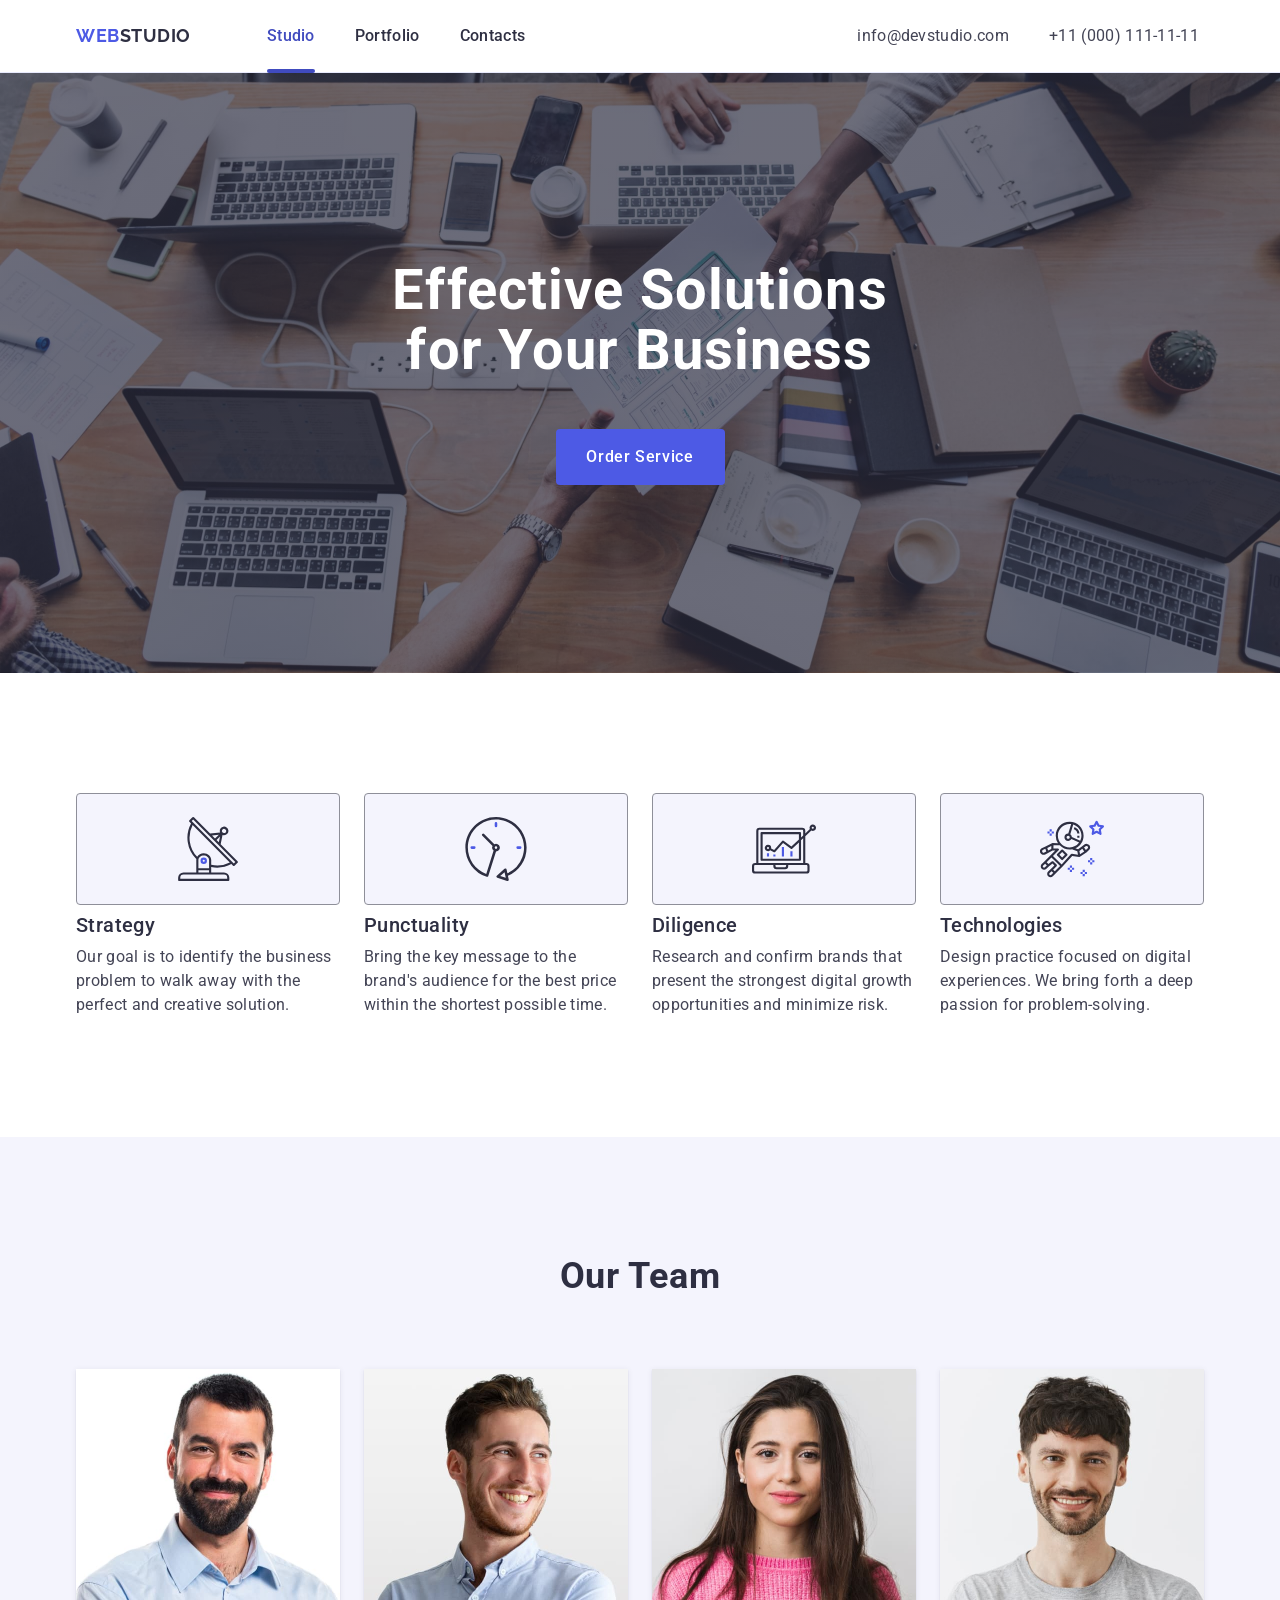
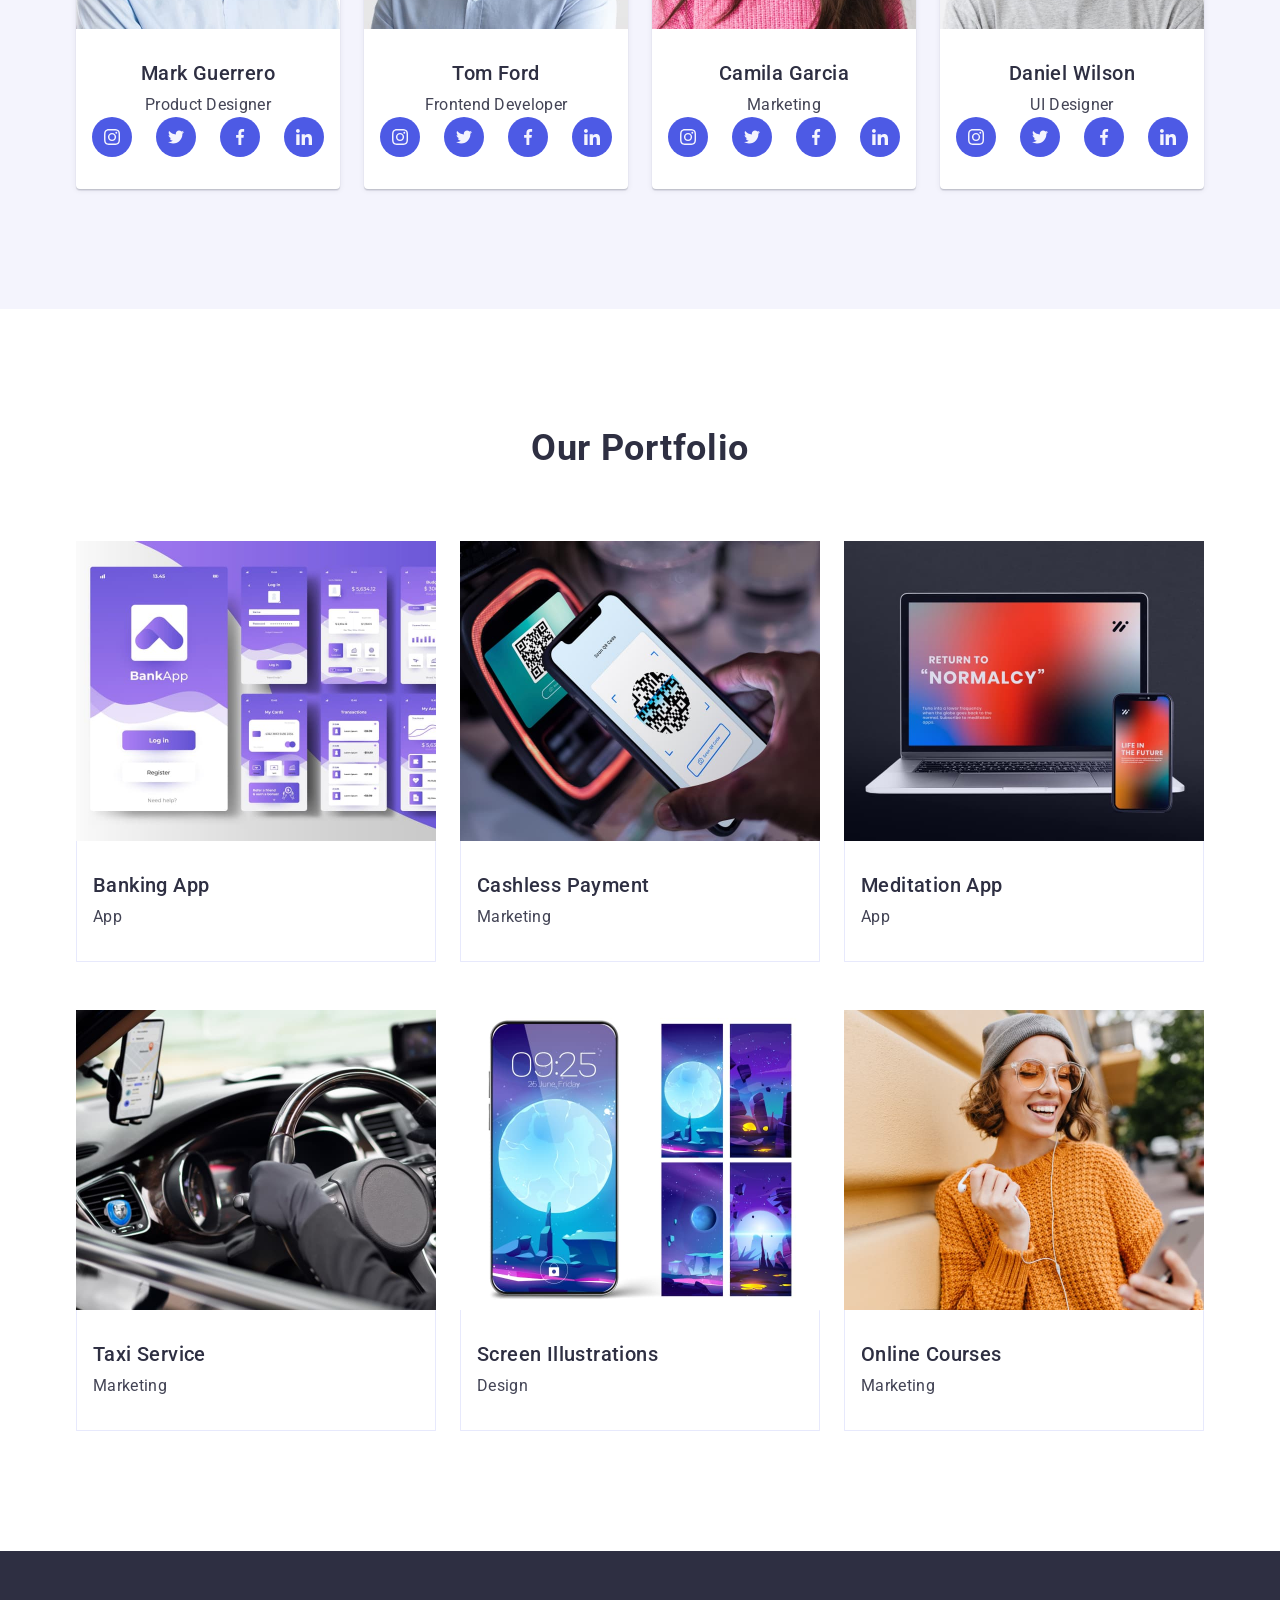
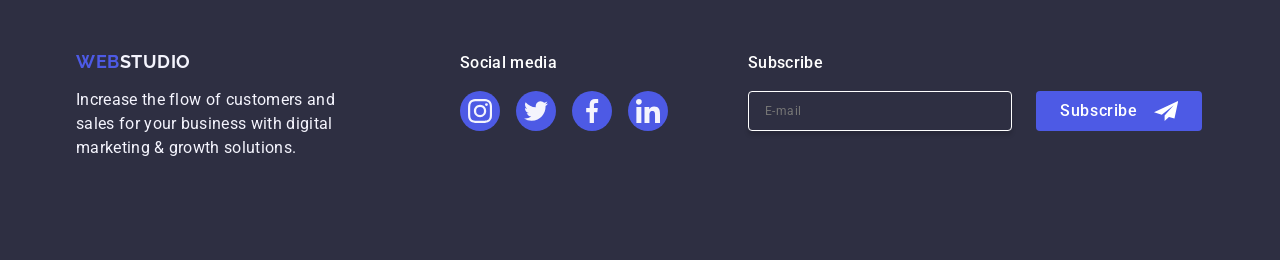
<file: module-05-forms-accessibility/index.html>
<!DOCTYPE html>
<html lang="en">
	<head>
		<meta charset="UTF-8" />
		<meta name="viewport" content="width=device-width, initial-scale=1.0" />
		<title>WebStudio</title>

		<link rel="preconnect" href="https://fonts.googleapis.com" />
		<link rel="preconnect" href="https://fonts.gstatic.com" crossorigin />
		<link
			href="https://fonts.googleapis.com/css2?family=Raleway:wght@700&family=Roboto:wght@400;500;700&display=swap"
			rel="stylesheet"
		/>
		<link
			rel="stylesheet"
			href="https://cdnjs.cloudflare.com/ajax/libs/modern-normalize/3.0.1/modern-normalize.min.css"
			integrity="sha512-q6WgHqiHlKyOqslT/lgBgodhd03Wp4BEqKeW6nNtlOY4quzyG3VoQKFrieaCeSnuVseNKRGpGeDU3qPmabCANg=="
			crossorigin="anonymous"
			referrerpolicy="no-referrer"
		/>
		<link rel="stylesheet" href="./css/style.css" />
	</head>
	<body>
		<header class="page-header">
			<div class="container container-header">
				<nav class="header-nav">
					<a href="./index.html" class="header-logo">
						Web<span>Studio</span>
					</a>
					<ul class="nav-list">
						<li class="nav-item">
							<a href="./index.html" class="nav-link active">Studio</a>
						</li>
						<li class="nav-item"><a href="" class="nav-link">Portfolio</a></li>
						<li class="nav-item"><a href="" class="nav-link">Contacts</a></li>
					</ul>
				</nav>
				<address class="header-contact-info">
					<ul class="contact-list">
						<li class="contact-item">
							<a href="mailto:info@devstudio.com" class="contact-link">
								info@devstudio.com
							</a>
						</li>
						<li class="contact-item">
							<a href="tel:+110001111111" class="contact-link">
								+11 (000) 111-11-11
							</a>
						</li>
					</ul>
				</address>
			</div>
		</header>

		<main class="page-content">
			<section class="hero-section">
				<div class="container">
					<h1 class="hero-title">Effective Solutions for Your Business</h1>
					<button class="order-button" type="button" data-modal-open
						>Order Service</button
					>
				</div>
			</section>

			<!-- Section Strategy -->
			<section class="strategy-section">
				<div class="container">
					<h2 class="strategy-title visually-hidden">Strategy</h2>
					<ul class="strategy-list">
						<li class="strategy-item">
							<div class="strategy-item-icon">
								<svg class="strategy-header-icon" width="64" height="64">
									<use href="./images/icons.svg#icon-antenna"></use>
								</svg>
							</div>
							<h3 class="strategy-title">Strategy</h3>
							<p class="strategy-description">
								Our goal is to identify the business problem to walk away with
								the perfect and creative solution.
							</p>
						</li>
						<li class="strategy-item">
							<div class="strategy-item-icon">
								<svg class="strategy-header-icon" width="64" height="64">
									<use href="./images/icons.svg#icon-clock"></use>
								</svg>
							</div>
							<h3 class="strategy-title">Punctuality</h3>
							<p class="strategy-description">
								Bring the key message to the brand's audience for the best price
								within the shortest possible time.
							</p>
						</li>
						<li class="strategy-item">
							<div class="strategy-item-icon">
								<svg class="strategy-header-icon" width="64" height="64">
									<use href="./images/icons.svg#icon-diagram"></use>
								</svg>
							</div>
							<h3 class="strategy-title">Diligence</h3>
							<p class="strategy-description">
								Research and confirm brands that present the strongest digital
								growth opportunities and minimize risk.
							</p>
						</li>
						<li class="strategy-item">
							<div class="strategy-item-icon">
								<svg class="strategy-header-icon" width="64" height="64">
									<use href="./images/icons.svg#icon-astronaut"></use>
								</svg>
							</div>
							<h3 class="strategy-title">Technologies</h3>
							<p class="strategy-description">
								Design practice focused on digital experiences. We bring forth a
								deep passion for problem-solving.
							</p>
						</li>
					</ul>
				</div>
			</section>

			<!-- Section Team -->
			<section class="team-section">
				<div class="container">
					<h2 class="team-title">Our Team</h2>
					<ul class="team-list">
						<li class="team-item">
							<img
								class="team-item-photo"
								src="./images/img-3.jpg"
								alt="Mark Guerrero"
								width="264"
							/>
							<div class="card-content">
								<h3 class="team-item-name">Mark Guerrero</h3>
								<p class="team-item-role">Product Designer</p>
								<!-- ul.card-soc-list>li.card-soc-item*4>svg.card-soc-icon>use -->
								<ul class="card-soc-list">
									<li class="card-soc-item">
										<a href="#" class="card-soc-link">
											<svg class="card-soc-icon" width="16" height="16">
												<use href="./images/icons.svg#icon-instagram"></use>
											</svg>
										</a>
									</li>
									<li class="card-soc-item">
										<a href="#" class="card-soc-link">
											<svg class="card-soc-icon" width="16" height="16">
												<use href="./images/icons.svg#icon-twitter"></use>
											</svg>
										</a>
									</li>
									<li class="card-soc-item">
										<a href="#" class="card-soc-link">
											<svg class="card-soc-icon" width="16" height="16">
												<use href="./images/icons.svg#icon-facebook"></use>
											</svg>
										</a>
									</li>
									<li class="card-soc-item">
										<a href="#" class="card-soc-link">
											<svg class="card-soc-icon" width="16" height="16">
												<use href="./images/icons.svg#icon-linkedin"></use>
											</svg>
										</a>
									</li>
								</ul>
							</div>
						</li>
						<li class="team-item">
							<img
								class="team-item-photo"
								src="./images/img-2.jpg"
								alt="Tom Ford"
								width="264"
							/>
							<div class="card-content">
								<h3 class="team-item-name">Tom Ford</h3>
								<p class="team-item-role">Frontend Developer</p>
								<ul class="card-soc-list">
									<li class="card-soc-item">
										<a href="#" class="card-soc-link">
											<svg class="card-soc-icon" width="16" height="16">
												<use href="./images/icons.svg#icon-instagram"></use>
											</svg>
										</a>
									</li>
									<li class="card-soc-item">
										<a href="#" class="card-soc-link">
											<svg class="card-soc-icon" width="16" height="16">
												<use href="./images/icons.svg#icon-twitter"></use>
											</svg>
										</a>
									</li>
									<li class="card-soc-item">
										<a href="#" class="card-soc-link">
											<svg class="card-soc-icon" width="16" height="16">
												<use href="./images/icons.svg#icon-facebook"></use>
											</svg>
										</a>
									</li>
									<li class="card-soc-item">
										<a href="#" class="card-soc-link">
											<svg class="card-soc-icon" width="16" height="16">
												<use href="./images/icons.svg#icon-linkedin"></use>
											</svg>
										</a>
									</li>
								</ul>
							</div>
						</li>
						<li class="team-item">
							<img
								class="team-item-photo"
								src="./images/img-1.jpg"
								alt="Camila Garcia"
								width="264"
							/>
							<div class="card-content">
								<h3 class="team-item-name">Camila Garcia</h3>
								<p class="team-item-role">Marketing</p>
								<ul class="card-soc-list">
									<li class="card-soc-item">
										<a href="#" class="card-soc-link">
											<svg class="card-soc-icon" width="16" height="16">
												<use href="./images/icons.svg#icon-instagram"></use>
											</svg>
										</a>
									</li>
									<li class="card-soc-item">
										<a href="#" class="card-soc-link">
											<svg class="card-soc-icon" width="16" height="16">
												<use href="./images/icons.svg#icon-twitter"></use>
											</svg>
										</a>
									</li>
									<li class="card-soc-item">
										<a href="#" class="card-soc-link">
											<svg class="card-soc-icon" width="16" height="16">
												<use href="./images/icons.svg#icon-facebook"></use>
											</svg>
										</a>
									</li>
									<li class="card-soc-item">
										<a href="#" class="card-soc-link">
											<svg class="card-soc-icon" width="16" height="16">
												<use href="./images/icons.svg#icon-linkedin"></use>
											</svg>
										</a>
									</li>
								</ul>
							</div>
						</li>
						<li class="team-item">
							<img
								class="team-item-photo"
								src="./images/img.jpg"
								alt="Daniel Wilson"
								width="264"
							/>
							<div class="card-content">
								<h3 class="team-item-name">Daniel Wilson</h3>
								<p class="team-item-role">UI Designer</p>
								<ul class="card-soc-list">
									<li class="card-soc-item">
										<a href="#" class="card-soc-link">
											<svg class="card-soc-icon" width="16" height="16">
												<use href="./images/icons.svg#icon-instagram"></use>
											</svg>
										</a>
									</li>
									<li class="card-soc-item">
										<a href="#" class="card-soc-link">
											<svg class="card-soc-icon" width="16" height="16">
												<use href="./images/icons.svg#icon-twitter"></use>
											</svg>
										</a>
									</li>
									<li class="card-soc-item">
										<a href="#" class="card-soc-link">
											<svg class="card-soc-icon" width="16" height="16">
												<use href="./images/icons.svg#icon-facebook"></use>
											</svg>
										</a>
									</li>
									<li class="card-soc-item">
										<a href="#" class="card-soc-link">
											<svg class="card-soc-icon" width="16" height="16">
												<use href="./images/icons.svg#icon-linkedin"></use>
											</svg>
										</a>
									</li>
								</ul>
							</div>
						</li>
					</ul>
				</div>
			</section>

			<!-- Section Portfolio -->
			<section class="portfolio-section">
				<div class="container">
					<h2 class="portfolio-title">Our Portfolio</h2>
					<ul class="portfolio-list">
						<li class="portfolio-item">
							<div class="portfolio-cower-wrapper">
								<img
									class="portfolio-item-photo"
									src="./images/Portfolio1.jpg"
									alt="Banking App"
									width="360"
								/>
								<p>
									14 Stylish and User-Friendly App Design Concepts · Task
									Manager App · Calorie Tracker App · Exotic Fruit Ecommerce App
									· Cloud Storage App
								</p>
							</div>
							<div class="card-content">
								<h3 class="portfolio-item-title">Banking App</h3>
								<p class="portfolio-description">App</p>
							</div>
						</li>
						<li class="portfolio-item">
							<div class="portfolio-cower-wrapper"
								><img
									class="portfolio-item-photo"
									src="./images/Portfolio2.jpg"
									alt="Cashless Payment"
									width="360"
								/>
								<p>
									14 Stylish and User-Friendly App Design Concepts · Task
									Manager App · Calorie Tracker App · Exotic Fruit Ecommerce App
									· Cloud Storage App
								</p>
							</div>
							<div class="card-content">
								<h3 class="portfolio-item-title">Cashless Payment</h3>
								<p class="portfolio-description">Marketing</p>
							</div>
						</li>
						<li class="portfolio-item">
							<div class="portfolio-cower-wrapper"
								><img
									class="portfolio-item-photo"
									src="./images/Portfolio3.jpg"
									alt="Meditation App"
									width="360"
								/>
								<p>
									14 Stylish and User-Friendly App Design Concepts · Task
									Manager App · Calorie Tracker App · Exotic Fruit Ecommerce App
									· Cloud Storage App
								</p>
							</div>
							<div class="card-content">
								<h3 class="portfolio-item-title">Meditation App</h3>
								<p class="portfolio-description">App</p>
							</div>
						</li>
						<li class="portfolio-item">
							<div class="portfolio-cower-wrapper"
								><img
									class="portfolio-item-photo"
									src="./images/Portfolio4.jpg"
									alt="Taxi Service"
									width="360"
								/>
								<p>
									14 Stylish and User-Friendly App Design Concepts · Task
									Manager App · Calorie Tracker App · Exotic Fruit Ecommerce App
									· Cloud Storage App
								</p>
							</div>
							<div class="card-content">
								<h3 class="portfolio-item-title">Taxi Service</h3>
								<p class="portfolio-description">Marketing</p>
							</div>
						</li>
						<li class="portfolio-item">
							<div class="portfolio-cower-wrapper"
								><img
									class="portfolio-item-photo"
									src="./images/Portfolio5.jpg"
									alt="Screen Illustrations"
									width="360"
								/>
								<p>
									14 Stylish and User-Friendly App Design Concepts · Task
									Manager App · Calorie Tracker App · Exotic Fruit Ecommerce App
									· Cloud Storage App
								</p>
							</div>
							<div class="card-content">
								<h3 class="portfolio-item-title">Screen Illustrations</h3>
								<p class="portfolio-description">Design</p>
							</div>
						</li>
						<li class="portfolio-item">
							<div class="portfolio-cower-wrapper"
								><img
									class="portfolio-item-photo"
									src="./images/Portfolio6.jpg"
									alt="Online Courses"
									width="360"
								/>
								<p>
									14 Stylish and User-Friendly App Design Concepts · Task
									Manager App · Calorie Tracker App · Exotic Fruit Ecommerce App
									· Cloud Storage App
								</p>
							</div>
							<div class="card-content">
								<h3 class="portfolio-item-title">Online Courses</h3>
								<p class="portfolio-description">Marketing</p>
							</div>
						</li>
					</ul>
				</div>
			</section>
		</main>

		<footer class="page-footer">
			<div class="container">
				<div class="logo-container">
					<a href="./index.html" class="footer-logo"
						>Web<span class="footer-span">Studio</span>
					</a>
					<p class="footer-description">
						Increase the flow of customers and sales for your business with
						digital marketing & growth solutions.
					</p>
				</div>
				<div class="social-container">
					<p class="social-description">Social media</p>
					<ul class="footer-soc-list">
						<li class="footer-soc-item">
							<a href="#" class="footer-soc-link">
								<svg class="footer-soc-icon" width="24" height="24">
									<use href="./images/icons.svg#icon-instagram"></use>
								</svg>
							</a>
						</li>
						<li class="footer-soc-item">
							<a href="#" class="footer-soc-link">
								<svg class="footer-soc-icon" width="24" height="24">
									<use href="./images/icons.svg#icon-twitter"></use>
								</svg>
							</a>
						</li>
						<li class="footer-soc-item">
							<a href="#" class="footer-soc-link">
								<svg class="footer-soc-icon" width="24" height="24">
									<use href="./images/icons.svg#icon-facebook"></use>
								</svg>
							</a>
						</li>
						<li class="footer-soc-item">
							<a href="#" class="footer-soc-link">
								<svg class="footer-soc-icon" width="24" height="24">
									<use href="./images/icons.svg#icon-linkedin"></use>
								</svg>
							</a>
						</li>
					</ul>
				</div>
				<div class="subscribe-wrap">
					<p class="footer-name">Subscribe</p>
					<form class="footer-form">
						<label class="email-label">
							<input
								type="email"
								name="email"
								placeholder="E-mail"
								class="footer-email"
							/>
						</label>
						<button type="submit" class="footer-btn">
							Subscribe
							<svg class="icon-submit" width="24" height="24">
								<use href="./images/icons.svg#icon-send"></use>
							</svg>
						</button>
					</form>
				</div>
			</div>
		</footer>
		<div class="backdrop" data-modal>
			<div class="modal">
				<button class="modal-close-btn" type="button" data-modal-close>
					<svg class="modal-close-icon" width="8" height="8">
						<use href="./images/icons.svg#icon-exit"></use>
					</svg>
				</button>
				<p class="modal-text">
					<span>Leave your contacts and we will call you back</span>
				</p>
				<form class="modal-form">
					<div class="modal-field">
						<label for="user-name" class="modal-label">Name</label>
						<div class="input-wrapere">
							<input
								type="text"
								name="user-name"
								id="user-name"
								class="modal-input"
							/>
							<svg width="18" height="24" class="modal-icon">
								<use href="./images/icons.svg#icon-person"></use>
							</svg>
						</div>
					</div>
					<div class="modal-field">
						<label for="user-email" class="modal-label">Phone</label>
						<div class="input-wrapere">
							<input
								type="tel"
								name="user-email"
								id="user-email"
								class="modal-input"
							/>
							<svg width="18" height="24" class="modal-icon">
								<use href="./images/icons.svg#icon-tel"></use>
							</svg>
						</div>
					</div>

					<div class="modal-field">
						<label for="user-number" class="modal-label">Email</label>
						<div class="input-wrapere">
							<input
								type="email"
								name="user-number"
								id="user-number"
								class="modal-input"
							/>
							<svg width="18" height="24" class="modal-icon">
								<use href="./images/icons.svg#icon-mail"></use>
							</svg>
						</div>
					</div>
					<div class="modal-fileldd">
						<label for="user-comment" class="modal-label">Comment</label>
						<textarea
							name="user-comment"
							id="user-comment"
							class="modal-textarea"
							placeholder="Text input"
						></textarea>
					</div>
					<div class="modal-fielddd">
						<input
							type="checkbox"
							name="user-privacy"
							id="user-privacy"
							class="modal-check backdrop visually-hidden"
							value="true"
						/>
						<label for="user-privacy" class="modal-check-text"
							><span class="modal-check-span">
								<svg class="modal-check-icon" width="10" height="8">
									<use href="./images/icons.svg#icon-tick"></use>
								</svg> </span
							>I accept the terms and conditions of the
							<a class="modal-a">Privacy Policy</a></label
						>
					</div>
					<button class="modal-two-btn" type="submit">Send</button>
				</form>
			</div>
		</div>
		<script src="./js/modal.js"></script>
	</body>
</html>
</file>
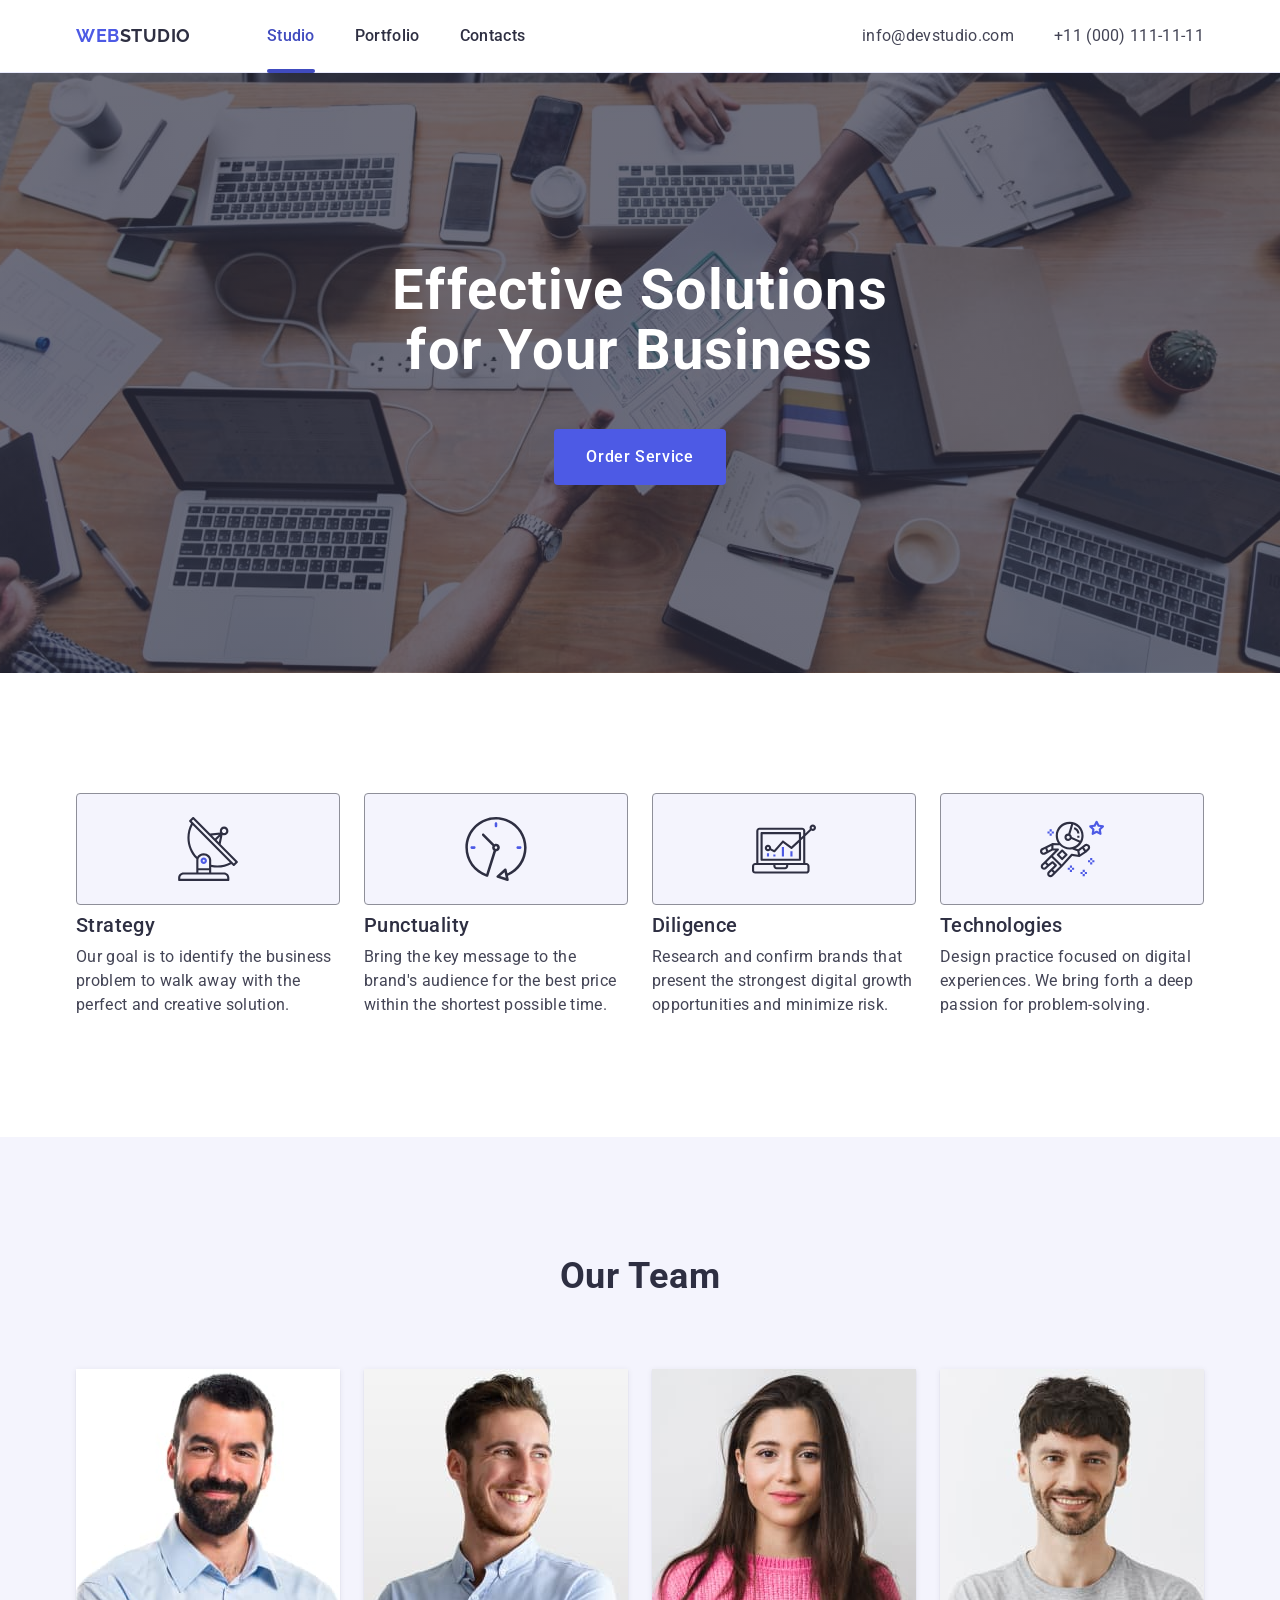
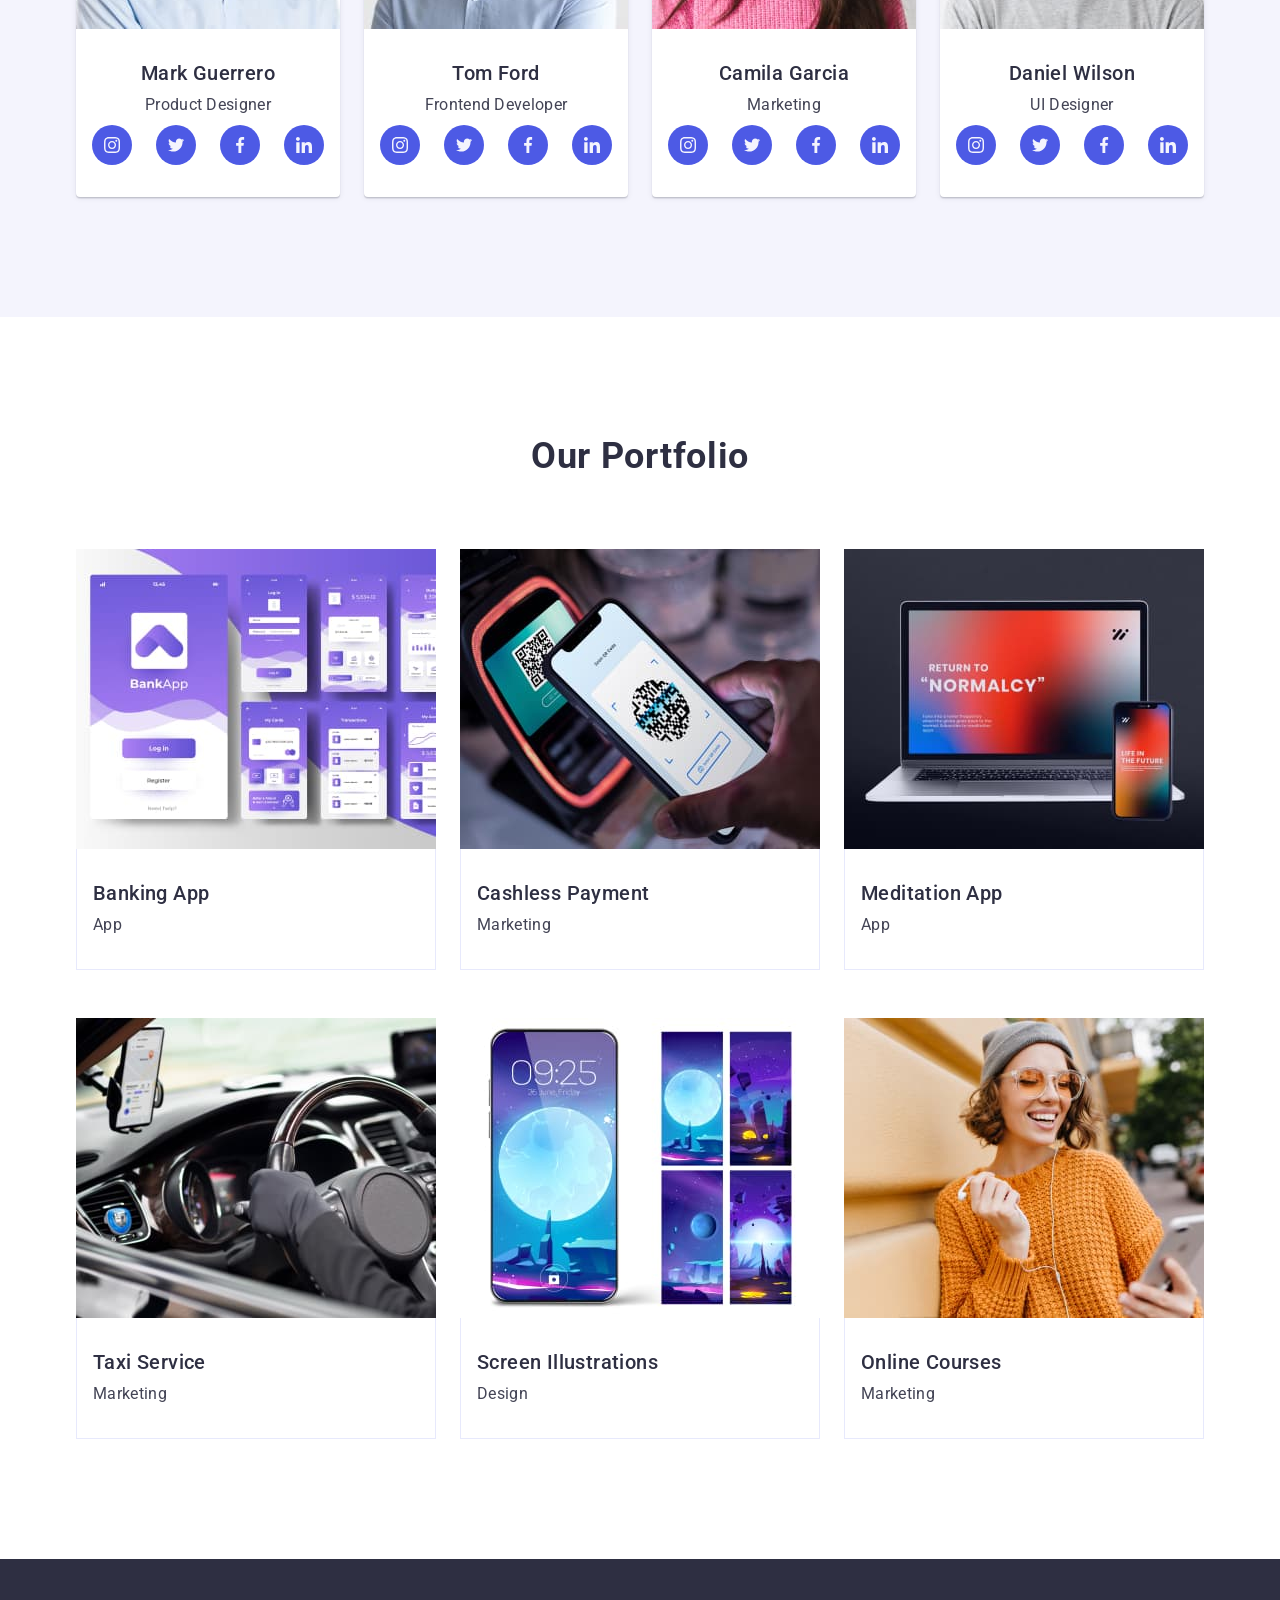
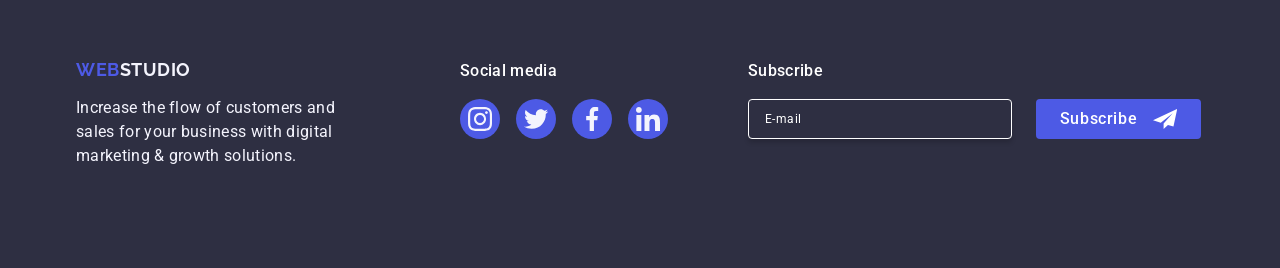
<file: module-06-responsive-design/index.html>
<!DOCTYPE html>
<html lang="en">
	<head>
		<meta charset="UTF-8" />
		<meta name="viewport" content="width=, initial-scale=1.0" />
		<title>WebStudio</title>
		<link
			rel="stylesheet"
			href="https://cdn.jsdelivr.net/npm/modern-normalize@2.0.0/modern-normalize.min.css"
		/>
		<link rel="preconnect" href="https://fonts.googleapis.com" />
		<link rel="preconnect" href="https://fonts.gstatic.com" crossorigin />
		<link
			href="https://fonts.googleapis.com/css2?family=Raleway:wght@700&family=Roboto:wght@400;500;700&display=swap"
			rel="stylesheet"
		/>
		<link rel="stylesheet" href="./css/style.css" />
	</head>
	<body>
		<header class="header">
			<div class="container header-container">
				<nav class="header-navigation">
					<a class="header-logo" href="./index.html"
						>Web<span class="header-logo-color">Studio</span></a
					>
					<ul class="header-navigation-list">
						<li class="header-navigation-item"
							><a class="header-navigation-link current" href="./index.html"
								>Studio</a
							></li
						>
						<li class="header-navigation-item"
							><a class="header-navigation-link" href="">Portfolio</a></li
						>
						<li class="header-navigation-item"
							><a class="header-navigation-link" href="">Contacts</a></li
						>
					</ul>
				</nav>
				<address class="header-contact">
					<ul class="contact-list">
						<li class="contact-item"
							><a class="contact-link" href="mailto:info@devstudio.com"
								>info@devstudio.com</a
							></li
						>
						<li class="contact-item"
							><a class="contact-link" href="tel:+110001111111"
								>+11 (000) 111-11-11</a
							></li
						>
					</ul>
				</address>
				<button class="burger-btn" type="button" data-modal-menu-open>
					<svg class="burger-icon" width="24" height="24">
						<use href="./images/icons.svg#icon-heroicons"></use>
					</svg>
				</button>
			</div>
			<div class="mobile-menu" data-modal-menu>
				<div class="container mobile-menu-container">
					<button class="mobile-menu-close" data-modal-menu-close>
						<svg width="8" height="8">
							<use href="./images/icons.svg#icon-close-button-1"></use>
						</svg>
					</button>
					<nav class="mobile-menu-nav">
						<ul class="nav-menu-list">
							<li class="nav-menu-item"
								><a class="nav-menu-link current" href="./index.html"
									>Studio</a
								></li
							>
							<li class="nav-menu-item"
								><a class="nav-menu-link" href="">Portfolio</a></li
							>
							<li class="nav-menu-item"
								><a class="nav-menu-link" href="">Contacts</a></li
							>
						</ul>
					</nav>

					<address>
						<ul class="contact-menu-list">
							<li class="contact-menu-item"
								><a class="contact-menu-link" href="tel:+110001111111"
									>+11 (000) 111-11-11</a
								></li
							>
							<li class="contact-menu-item"
								><a class="contact-menu-link" href="mailto:info@devstudio.com"
									>info@devstudio.com</a
								></li
							>
						</ul>
					</address>

					<div>
						<ul class="soc-menu-list">
							<li class="social-item">
								<a class="team-social-link" href="./index.html">
									<svg class="team-icon" height="24" width="24">
										<use href="./images/icons.svg#icon-instagram-1"></use>
									</svg>
								</a>
							</li>
							<li class="social-item">
								<a class="team-social-link" href="./index.html">
									<svg class="team-icon" height="24" width="24">
										<use href="./images/icons.svg#icon-twitter-2"></use>
									</svg>
								</a>
							</li>
							<li class="social-item">
								<a class="team-social-link" href="./index.html">
									<svg class="team-icon" height="24" width="24">
										<use href="./images/icons.svg#icon-facebook-3"></use>
									</svg>
								</a>
							</li>
							<li class="social-item">
								<a class="team-social-link" href="./index.html">
									<svg class="team-icon" height="24" width="24">
										<use href="./images/icons.svg#icon-linkedin-4"></use>
									</svg>
								</a>
							</li>
						</ul>
					</div>
				</div>
			</div>
		</header>

		<main>
			<section class="hero-section">
				<div class="container">
					<h1 class="hero-title">Effective Solutions for Your Business</h1>
					<button class="order-button" type="button" data-modal-open
						>Order Service</button
					>
				</div>
			</section>

			<section class="features-section">
				<div class="container">
					<h2 class="visually-hidden" style="display: none">Features</h2>
					<ul class="features-list">
						<li class="features-item">
							<div class="features-icon-list">
								<svg class="features-icon" width="64" height="64">
									<use href="./images/icons.svg#icon-antenna-1"></use>
								</svg>
							</div>
							<h3 class="features-item-title">Strategy</h3>
							<p class="features-item-text"
								>Our goal is to identify the business problem to walk away with
								the perfect and creative solution.</p
							>
						</li>
						<li class="features-item">
							<div class="features-icon-list">
								<svg class="features-icon" width="64" height="64">
									<use href="./images/icons.svg#icon-clock-2"></use>
								</svg>
							</div>
							<h3 class="features-item-title">Punctuality</h3>
							<p class="features-item-text"
								>Bring the key message to the brand's audience for the best
								price within the shortest possible time.</p
							>
						</li>
						<li class="features-item">
							<div class="features-icon-list">
								<svg class="features-icon" width="64" height="64">
									<use href="./images/icons.svg#icon-diagram-3"></use>
								</svg>
							</div>
							<h3 class="features-item-title">Diligence</h3>
							<p class="features-item-text"
								>Research and confirm brands that present the strongest digital
								growth opportunities and minimize risk.</p
							>
						</li>
						<li class="features-item">
							<div class="features-icon-list">
								<svg class="features-icon" width="64" height="64">
									<use href="./images/icons.svg#icon-astronaut-4"></use>
								</svg>
							</div>
							<h3 class="features-item-title">Technologies</h3>
							<p class="features-item-text"
								>Design practice focused on digital experiences. We bring forth
								a deep passion for problem-solving.</p
							>
						</li>
					</ul>
				</div>
			</section>

			<section class="team-section">
				<div class="container">
					<h2 class="team-section-title">Our Team</h2>
					<ul class="team-list">
						<li class="team-item">
							<img
								class="team-img"
								srcset="./images/img-3-2x.jpg 2x"
								src="./images/img-3.jpg"
								alt="Mark Guerrero"
								width="264"
							/>
							<div class="team-under-img">
								<h3 class="team-name">Mark Guerrero</h3>
								<p class="team-role">Product Designer</p>
								<ul class="social-list">
									<li class="social-item">
										<a class="team-social-link" href="./index.html">
											<svg class="team-icon" height="16" width="16">
												<use href="./images/icons.svg#icon-instagram-1"></use>
											</svg>
										</a>
									</li>
									<li class="social-item">
										<a class="team-social-link" href="./index.html">
											<svg class="team-icon" height="16" width="16">
												<use href="./images/icons.svg#icon-twitter-2"></use>
											</svg>
										</a>
									</li>
									<li class="social-item">
										<a class="team-social-link" href="./index.html">
											<svg class="team-icon" height="16" width="16">
												<use href="./images/icons.svg#icon-facebook-3"></use>
											</svg>
										</a>
									</li>
									<li class="social-item">
										<a class="team-social-link" href="./index.html">
											<svg class="team-icon" height="16" width="16">
												<use href="./images/icons.svg#icon-linkedin-4"></use>
											</svg>
										</a>
									</li>
								</ul>
							</div>
						</li>
						<li class="team-item">
							<img
								class="team-img"
								srcset="./images/img-2-2x.jpg 2x"
								src="./images/img-2.jpg"
								alt="Tom Ford"
								width="264"
							/>
							<div class="team-under-img">
								<h3 class="team-name">Tom Ford</h3>
								<p class="team-role">Frontend Developer</p>
								<ul class="social-list">
									<li class="social-item">
										<a class="team-social-link" href="./index.html">
											<svg class="team-icon" height="16" width="16">
												<use href="./images/icons.svg#icon-instagram-1"></use>
											</svg>
										</a>
									</li>
									<li class="social-item">
										<a class="team-social-link" href="./index.html">
											<svg class="team-icon" height="16" width="16">
												<use href="./images/icons.svg#icon-twitter-2"></use>
											</svg>
										</a>
									</li>
									<li class="social-item">
										<a class="team-social-link" href="./index.html">
											<svg class="team-icon" height="16" width="16">
												<use href="./images/icons.svg#icon-facebook-3"></use>
											</svg>
										</a>
									</li>
									<li class="social-item">
										<a class="team-social-link" href="./index.html">
											<svg class="team-icon" height="16" width="16">
												<use href="./images/icons.svg#icon-linkedin-4"></use>
											</svg>
										</a>
									</li>
								</ul>
							</div>
						</li>
						<li class="team-item">
							<img
								class="team-img"
								srcset="./images/img-1-2x.jpg 2x"
								src="./images/img-1.jpg"
								alt="Camila Garcia"
								width="264"
							/>
							<div class="team-under-img">
								<h3 class="team-name">Camila Garcia</h3>
								<p class="team-role">Marketing</p>
								<ul class="social-list">
									<li class="social-item">
										<a class="team-social-link" href="./index.html">
											<svg class="team-icon" height="16" width="16">
												<use href="./images/icons.svg#icon-instagram-1"></use>
											</svg>
										</a>
									</li>
									<li class="social-item">
										<a class="team-social-link" href="./index.html">
											<svg class="team-icon" height="16" width="16">
												<use href="./images/icons.svg#icon-twitter-2"></use>
											</svg>
										</a>
									</li>
									<li class="social-item">
										<a class="team-social-link" href="./index.html">
											<svg class="team-icon" height="16" width="16">
												<use href="./images/icons.svg#icon-facebook-3"></use>
											</svg>
										</a>
									</li>
									<li class="social-item">
										<a class="team-social-link" href="./index.html">
											<svg class="team-icon" height="16" width="16">
												<use href="./images/icons.svg#icon-linkedin-4"></use>
											</svg>
										</a>
									</li>
								</ul>
							</div>
						</li>
						<li class="team-item">
							<img
								class="team-img"
								srcset="./images/img-2x.jpg 2x"
								src="./images/img.jpg"
								alt="Daniel Wilson"
								width="264"
							/>
							<div class="team-under-img">
								<h3 class="team-name">Daniel Wilson</h3>
								<p class="team-role">UI Designer</p>
								<ul class="social-list">
									<li class="social-item">
										<a class="team-social-link" href="./index.html">
											<svg class="team-icon" height="16" width="16">
												<use href="./images/icons.svg#icon-instagram-1"></use>
											</svg>
										</a>
									</li>
									<li class="social-item">
										<a class="team-social-link" href="./index.html">
											<svg class="team-icon" height="16" width="16">
												<use href="./images/icons.svg#icon-twitter-2"></use>
											</svg>
										</a>
									</li>
									<li class="social-item">
										<a class="team-social-link" href="./index.html">
											<svg class="team-icon" height="16" width="16">
												<use href="./images/icons.svg#icon-facebook-3"></use>
											</svg>
										</a>
									</li>
									<li class="social-item">
										<a class="team-social-link" href="./index.html">
											<svg class="team-icon" height="16" width="16">
												<use href="./images/icons.svg#icon-linkedin-4"></use>
											</svg>
										</a>
									</li>
								</ul>
							</div>
						</li>
					</ul>
				</div>
			</section>

			<section class="portfolio-section">
				<div class="container">
					<h2 class="portfolio-section-title">Our Portfolio</h2>
					<ul class="portfolio-list">
						<li class="portfolio-item">
							<div class="taste-cover-wrapper">
								<picture>
									<source
										srcset="./images/img-5.jpg 1x, ./images/img-5-2x.jpg 2x"
										media="(min-width: 1158px)"
									/>
									<source
										srcset="
											./images/img-5-tab.jpg    1x,
											./images/img-5-tab-2x.jpg 2x
										"
										media="(min-width: 768px)"
									/>
									<source
										srcset="
											./images/img-5-mob.jpg    1x,
											./images/img-5-mob-2x.jpg 2x
										"
										media="(max-width: 767px)"
									/>
									<img
										class="portfolio-img"
										src="./images/img-5.jpg"
										alt="Banking App"
										width="360"
									/>
								</picture>
								<p class="taste-cover-text"
									>14 Stylish and User-Friendly App Design Concepts · Task
									Manager App · Calorie Tracker App · Exotic Fruit Ecommerce App
									· Cloud Storage App</p
								>
							</div>
							<div class="portfolio-under-img">
								<h3 class="portfolio-title">Banking App</h3>
								<p class="portfolio-text">App</p>
							</div>
						</li>
						<li class="portfolio-item">
							<div class="taste-cover-wrapper">
								<picture>
									<source
										srcset="./images/img-6.jpg 1x, ./images/img-6-2x.jpg 2x"
										media="(min-width: 1158px)"
									/>
									<source
										srcset="
											./images/img-6-tab.jpg    1x,
											./images/img-6-tab-2x.jpg 2x
										"
										media="(min-width: 768px)"
									/>
									<source
										srcset="
											./images/img-6-mob.jpg    1x,
											./images/img-6-mob-2x.jpg 2x
										"
										media="(max-width: 767px)"
									/>
									<img
										class="portfolio-img"
										src="./images/img-6.jpg"
										alt="Cashless Payment"
										width="360"
									/>
								</picture>
								<p class="taste-cover-text"
									>14 Stylish and User-Friendly App Design Concepts · Task
									Manager App · Calorie Tracker App · Exotic Fruit Ecommerce App
									· Cloud Storage App</p
								>
							</div>
							<div class="portfolio-under-img">
								<h3 class="portfolio-title">Cashless Payment</h3>
								<p class="portfolio-text">Marketing</p>
							</div>
						</li>
						<li class="portfolio-item">
							<div class="taste-cover-wrapper">
								<picture>
									<source
										srcset="./images/img-7.jpg 1x, ./images/img-7-2x.jpg 2x"
										media="(min-width: 1158px)"
									/>
									<source
										srcset="
											./images/img-7-tab.jpg    1x,
											./images/img-7-tab-2x.jpg 2x
										"
										media="(min-width: 768px)"
									/>
									<source
										srcset="
											./images/img-7-mob.jpg    1x,
											./images/img-7-mob-2x.jpg 2x
										"
										media="(max-width: 767px)"
									/>
									<img
										class="portfolio-img"
										src="./images/img-7.jpg"
										alt="Meditation App"
										width="360"
									/>
								</picture>
								<p class="taste-cover-text"
									>14 Stylish and User-Friendly App Design Concepts · Task
									Manager App · Calorie Tracker App · Exotic Fruit Ecommerce App
									· Cloud Storage App</p
								>
							</div>
							<div class="portfolio-under-img">
								<h3 class="portfolio-title">Meditation App</h3>
								<p class="portfolio-text">App</p>
							</div>
						</li>
						<li class="portfolio-item">
							<div class="taste-cover-wrapper">
								<picture>
									<source
										srcset="./images/img-8.jpg 1x, ./images/img-8-2x.jpg 2x"
										media="(min-width: 1158px)"
									/>
									<source
										srcset="
											./images/img-8-tab.jpg    1x,
											./images/img-8-tab-2x.jpg 2x
										"
										media="(min-width: 768px)"
									/>
									<source
										srcset="
											./images/img-8-mob.jpg    1x,
											./images/img-8-mob-2x.jpg 2x
										"
										media="(max-width: 767px)"
									/>
									<img
										class="portfolio-img"
										src="./images/img-8.jpg"
										alt="Taxi Service"
										width="360"
									/>
								</picture>
								<p class="taste-cover-text"
									>14 Stylish and User-Friendly App Design Concepts · Task
									Manager App · Calorie Tracker App · Exotic Fruit Ecommerce App
									· Cloud Storage App</p
								>
							</div>
							<div class="portfolio-under-img">
								<h3 class="portfolio-title">Taxi Service</h3>
								<p class="portfolio-text">Marketing</p>
							</div>
						</li>
						<li class="portfolio-item">
							<div class="taste-cover-wrapper">
								<picture>
									<source
										srcset="./images/img-9.jpg 1x, ./images/img-9-2x.jpg 2x"
										media="(min-width: 1158px)"
									/>
									<source
										srcset="
											./images/img-9-tab.jpg    1x,
											./images/img-9-tab-2x.jpg 2x
										"
										media="(min-width: 768px)"
									/>
									<source
										srcset="
											./images/img-9-mob.jpg    1x,
											./images/img-9-mob-2x.jpg 2x
										"
										media="(max-width: 767px)"
									/>
									<img
										class="portfolio-img"
										src="./images/img-9.jpg"
										alt="Screen Illustrations"
										width="360"
									/>
								</picture>
								<p class="taste-cover-text"
									>14 Stylish and User-Friendly App Design Concepts · Task
									Manager App · Calorie Tracker App · Exotic Fruit Ecommerce App
									· Cloud Storage App</p
								>
							</div>
							<div class="portfolio-under-img">
								<h3 class="portfolio-title">Screen Illustrations</h3>
								<p class="portfolio-text">Design</p>
							</div>
						</li>
						<li class="portfolio-item">
							<div class="taste-cover-wrapper">
								<picture>
									<source
										srcset="./images/img-10.jpg 1x, ./images/img-10-2x.jpg 2x"
										media="(min-width: 1158px)"
									/>
									<source
										srcset="
											./images/img-10-tab.jpg    1x,
											./images/img-10-tab-2x.jpg 2x
										"
										media="(min-width: 768px)"
									/>
									<source
										srcset="
											./images/img-10-mob.jpg    1x,
											./images/img-10-mob-2x.jpg 2x
										"
										media="(max-width: 767px)"
									/>
									<img
										class="portfolio-img"
										src="./images/img-10.jpg"
										alt="Online Courses"
										width="360"
									/>
								</picture>
								<p class="taste-cover-text"
									>14 Stylish and User-Friendly App Design Concepts · Task
									Manager App · Calorie Tracker App · Exotic Fruit Ecommerce App
									· Cloud Storage App</p
								>
							</div>
							<div class="portfolio-under-img">
								<h3 class="portfolio-title">Online Courses</h3>
								<p class="portfolio-text">Marketing</p>
							</div>
						</li>
					</ul>
				</div>
			</section>
		</main>
		<footer class="footer">
			<div class="container container-footer">
				<div class="footer-logo-container">
					<a class="footer-logo-link" href="./index.html"
						>Web<span class="footer-logo-link-color">Studio</span></a
					>
					<p class="footer-text"
						>Increase the flow of customers and sales for your business with
						digital marketing & growth solutions.</p
					>
				</div>
				<div class="footer-social-container">
					<p class="footer-social-title">Social media</p>
					<ul class="soc-list-footer">
						<li class="social-item">
							<a class="footer-social-link" href="./index.html">
								<svg class="footer-icon" height="24" width="24">
									<use href="./images/icons.svg#icon-instagram-1"></use>
								</svg>
							</a>
						</li>
						<li class="social-item">
							<a class="footer-social-link" href="./index.html">
								<svg class="footer-icon" height="24" width="24">
									<use href="./images/icons.svg#icon-twitter-2"></use>
								</svg>
							</a>
						</li>
						<li class="social-item">
							<a class="footer-social-link" href="./index.html">
								<svg class="footer-icon" height="24" width="24">
									<use href="./images/icons.svg#icon-facebook-3"></use>
								</svg>
							</a>
						</li>
						<li class="social-item">
							<a class="footer-social-link" href="./index.html">
								<svg class="footer-icon" height="24" width="24">
									<use href="./images/icons.svg#icon-linkedin-4"></use>
								</svg>
							</a>
						</li>
					</ul>
				</div>
				<div class="subscribe-container">
					<p class="subscribe-text">Subscribe</p>
					<form class="subscribe-form">
						<label for="user-e-mail" class="subscribe-label">
							<input
								type="email"
								name="user-email"
								id="user-e-mail"
								class="subscribe-input"
								placeholder="E-mail"
							/>
						</label>
						<button class="button-subscribe" type="submit"
							>Subscribe<svg class="subscribe-icon" width="24" height="24">
								<use href="./images/icons.svg#icon-send-1"></use>
							</svg>
						</button>
					</form>
				</div>
			</div>
		</footer>

		<div class="backdrop" data-modal>
			<div class="modal">
				<button class="close-button" type="button" data-modal-close>
					<svg class="close-icon" width="8" height="8">
						<use href="./images/icons.svg#icon-close-button-1"></use>
					</svg>
				</button>
				<p class="modal-title">Leave your contacts and we will call you back</p>
				<form class="modal-form">
					<div class="modal-field">
						<label for="user-name" class="modal-label">Name</label>
						<div class="modal-icon-input">
							<input
								class="modal-input"
								type="text"
								name="user-name"
								id="user-name"
							/>
							<svg class="modal-icon" width="18" height="24">
								<use href="./images/icons.svg#icon-avatar-1"></use>
							</svg>
						</div>
					</div>
					<div class="modal-field">
						<label for="user-telefon" class="modal-label">Phone</label>
						<div class="modal-icon-input">
							<input
								class="modal-input"
								type="tel"
								name="user-telefon"
								id="user-telefon"
							/>
							<svg class="modal-icon" width="18" height="24">
								<use href="./images/icons.svg#icon-phone-2"></use>
							</svg>
						</div>
					</div>
					<div class="modal-field">
						<label for="user-email" class="modal-label">Email</label>
						<div class="modal-icon-input">
							<input
								class="modal-input"
								type="email"
								name="user-email"
								id="user-email"
							/>
							<svg class="modal-icon" width="18" height="24">
								<use href="./images/icons.svg#icon-email-3"></use>
							</svg>
						</div>
					</div>
					<div class="modal-comment">
						<label for="user-comment" class="modal-label">Comment</label>
						<textarea
							name="user-comment"
							id="user-comment"
							class="modal-texarea"
							placeholder="Text input"
						></textarea>
					</div>
					<div class="checkbox-container">
						<input
							type="checkbox"
							name="user-privacy"
							id="user-privacy"
							class="modal-check visually-hidden"
							value="true"
						/>
						<label for="user-privacy" class="checkbox-text">
							<span class="icon-span">
								<svg class="modal-check-icon" width="10" height="8">
									<use href="./images/icons.svg#icon-checkmark-1"></use>
								</svg>
							</span>
							<p class="policy-text"
								>I accept the terms and conditions of the
								<a class="check-link" href="./index.html">Privacy Policy</a>
							</p>
						</label>
					</div>

					<button class="button-send" type="submit">Send</button>
				</form>
			</div>
		</div>

		<script src="./js/modal.js"></script>
		<script src="./js/modal-menu.js"></script>
	</body>
</html>
</file>
<file: module-02-css-introduction/css/style.css>
body {
  font-family: 'Roboto', sans-serif;
  color: #434455;
  background-color: #ffffff;
}

h1,
h2,
h3,
h4,
h5,
h6 {
  font-family: 'Roboto';
}

ul,
ol {
  list-style-type: none;
}

a {
  text-decoration: none;
}

/* HEADER */
.page-header .header-nav > a {
  font-family: 'Raleway', sans-serif;
  font-weight: 700;
  font-size: 18px;
  letter-spacing: 0.03em;
  text-transform: uppercase;
  color: #4d5ae5;
  letter-spacing: 0.03em;
  line-height: 1.17;
}

.page-header .header-logo > span {
  color: #2e2f42;
}

.page-header .header-nav .nav-list a {
  font-weight: 500;
  line-height: 1.5;
  letter-spacing: 0.02em;
  color: #2e2f42;
}

.page-header .header-nav a:hover {
  color: #404bbf;
}

.page-header .header-nav a:focus {
  color: #404bbf;
}

.page-header .header-contact-info {
  font-style: normal;
  line-height: 1.5;
  letter-spacing: 0.02em;
}

.page-header .header-contact-info a {
  color: #434455;
}

.page-header .header-contact-info a:hover {
  color: #404bbf;
}

.page-header .header-contact-info a:focus {
  color: #404bbf;
}

/* MAIN */

/* Section Hero */

.page-content .hero-section {
  background-color: #2e2f42;
}

.hero-section .hero-title {
  font-size: 56px;
  line-height: 1.07;
  text-align: center;
  letter-spacing: 0.02em;
  color: #ffffff;
}

.hero-section .order-button {
  background-color: #4d5ae5;
  font-weight: 500;
  line-height: 1.5;
  letter-spacing: 0.04em;
  color: #ffffff;
  cursor: pointer;
}

.hero-section .order-button:hover {
  background-color: #404bbf;
}

.hero-section .order-button:focus {
  background-color: #404bbf;
}

/* Section Strategy */

.strategy-section .strategy-title {
  font-weight: 500;
  font-size: 20px;
  line-height: 1.2;
  letter-spacing: 0.02em;
  color: #2e2f42;
}

.strategy-section .strategy-description {
  line-height: 1.5;
  letter-spacing: 0.02em;
}

/* Section Team */

.team-section {
  background-color: #f4f4fd;
}

.team-section .team-title {
  font-size: 36px;
  line-height: 1.11;
  letter-spacing: 0.02em;
  text-transform: capitalize;
  text-align: center;
  color: #2e2f42;
}

.team-section .team-item {
  background-color: #ffffff;
}

.team-section .team-item h3 {
  font-weight: 500;
  font-size: 20px;
  line-height: 1.2;
  letter-spacing: 0.02em;
  color: #2e2f42;
}

.team-section .team-item p {
  line-height: 1.5;
  letter-spacing: 0.02em;
}

/* Section Portfolio */

.portfolio-section .portfolio-title {
  font-size: 36px;
  line-height: 1.11;
  letter-spacing: 0.02em;
  text-transform: capitalize;
  text-align: center;
  color: #2e2f42;
}

.portfolio-section .portfolio-item h3 {
  font-weight: 500;
  font-size: 20px;
  line-height: 1.2;
  letter-spacing: 0.02em;
  color: #2e2f42;
}

.portfolio-section .portfolio-item p {
  line-height: 1.5;
  letter-spacing: 0.02em;
}

/* Footer */

.page-footer {
  background-color: #2e2f42;
}

.page-footer a {
  font-family: 'Raleway', sans-serif;
  font-weight: 700;
  font-size: 18px;
  letter-spacing: 0.03em;
  text-transform: uppercase;
  color: #4d5ae5;
  letter-spacing: 0.03em;
  line-height: 1.17;
}

.page-footer .footer-logo .footer-span {
  color: #f4f4fd;
}

.page-footer p {
  line-height: 1.5;
  letter-spacing: 0.02em;
  color: #f4f4fd;
}
</file>
<file: module-03-layout-flexbox/css/style.css>
body {
	font-family: "Roboto", sans-serif;
	color: #434455;
	background-color: #ffffff;
}

h1,
h2,
h3,
h4,
h5,
h6 {
	font-family: "Roboto";
}

h1,
h2,
h3,
h4,
h5,
h6,
p {
	margin-top: 0;
	margin-bottom: 0;
}

ul,
ol {
	list-style-type: none;
	margin-top: 0;
	margin-bottom: 0;
	padding-left: 0;
}

a {
	text-decoration: none;
}

img {
	display: block;
	max-width: 100%;
}

/* HEADER */
.page-header .header-nav > a {
	font-family: "Raleway", sans-serif;
	font-weight: 700;
	font-size: 18px;
	letter-spacing: 0.03em;
	text-transform: uppercase;
	color: #4d5ae5;
	letter-spacing: 0.03em;
	line-height: 1.17;

	margin-right: 76px;
}

.page-header .header-logo > span {
	color: #2e2f42;
}

.page-header .header-nav .nav-list a {
	font-weight: 500;
	line-height: 1.5;
	letter-spacing: 0.02em;
	color: #2e2f42;
}

.page-header .header-nav a:hover {
	color: #404bbf;
}

.page-header .header-nav a:focus {
	color: #404bbf;
}

.page-header .header-contact-info {
	font-style: normal;
	line-height: 1.5;
	letter-spacing: 0.02em;
}

.page-header .header-contact-info a {
	color: #434455;
}

.page-header .header-contact-info a:hover {
	color: #404bbf;
}

.page-header .header-contact-info a:focus {
	color: #404bbf;
}
/* header hw3 */
.page-header {
	border-bottom: 1px solid #e7e9fc;
	/* padding: 24px 0; */
}

.page-header .container-header {
	display: flex;
	align-items: center;
}

.container {
	width: 1158px;
	margin: 0 auto;
	padding: 0 15px;
}

.page-header .header-nav {
	display: flex;
	align-items: center;
	margin-right: 332px;
}

.page-header .nav-list {
	display: flex;
	gap: 40px;
}

.page-header .nav-item .nav-link {
	padding: 24px 0;
	display: block;
}

.page-header .header-contact-info .contact-list {
	display: flex;
	gap: 40px;
}

/* MAIN */

/* Section Hero */

.page-content .hero-section {
	background-color: #2e2f42;
	padding: 188px 0;
}

.hero-section .hero-title {
	font-size: 56px;
	line-height: 1.07;
	text-align: center;
	letter-spacing: 0.02em;
	color: #ffffff;
	max-width: 496px;
	margin: 0 auto 48px;
}

.hero-section .order-button {
	background-color: #4d5ae5;
	font-weight: 500;
	line-height: 1.5;
	letter-spacing: 0.04em;
	color: #ffffff;
	cursor: pointer;

	display: block;
	min-width: 169px;
	height: 56px;
	margin: 0 auto;
	border: none;
	border-radius: 4px;
}

.hero-section .order-button:hover {
	background-color: #404bbf;
}

.hero-section .order-button:focus {
	background-color: #404bbf;
}
/* Section Hero hw3 */

/* Section Strategy */

.strategy-section .strategy-title {
	font-weight: 500;
	font-size: 20px;
	line-height: 1.2;
	letter-spacing: 0.02em;
	color: #2e2f42;
}

.strategy-section .strategy-description {
	line-height: 1.5;
	letter-spacing: 0.02em;
}

.strategy-section .visually-hidden {
	position: absolute;
	width: 1px;
	height: 1px;
	margin: -1px;
	border: 0;
	padding: 0;
	white-space: nowrap;
	clip-path: inset(100%);
	clip: rect(0 0 0 0);
	overflow: hidden;
}
/* Section  hw3 */
.strategy-section .strategy-list {
	display: flex;
	gap: 24px;
}
.strategy-section .strategy-item {
	width: calc((100% - 72px) / 4);
}

.strategy-section .strategy-item h3 {
	margin-bottom: 8px;
}

.strategy-section {
	padding: 120px 0;
}

/* Section Team */

.team-section {
	background-color: #f4f4fd;
}

.team-section .team-title {
	font-size: 36px;
	line-height: 1.11;
	letter-spacing: 0.02em;
	text-transform: capitalize;
	text-align: center;
	color: #2e2f42;
	margin-bottom: 72px;
}

.team-section .team-item {
	background-color: #ffffff;
}

.team-section .team-item h3 {
	font-weight: 500;
	font-size: 20px;
	line-height: 1.2;
	letter-spacing: 0.02em;
	color: #2e2f42;
	text-align: center;
	margin-bottom: 8px;
}

.team-section .team-item p {
	line-height: 1.5;
	letter-spacing: 0.02em;
	text-align: center;
}

/* Section  hw3 */
.team-section {
	padding: 120px 0;
}

.team-section .team-list {
	display: flex;
	gap: 24px;
}

.team-section .team-item {
	width: calc((100% - 72px) / 4);
	border-radius: 0 0 4px 4px;
}

.team-section .card-content {
	padding: 32px 0;
}

/* Section Portfolio */

.portfolio-section .portfolio-title {
	font-size: 36px;
	line-height: 1.11;
	letter-spacing: 0.02em;
	text-transform: capitalize;
	text-align: center;
	color: #2e2f42;
	margin-bottom: 72px;
}

.portfolio-section .portfolio-item h3 {
	font-weight: 500;
	font-size: 20px;
	line-height: 1.2;
	letter-spacing: 0.02em;
	color: #2e2f42;
	margin-bottom: 8px;
}

.portfolio-section .portfolio-item p {
	line-height: 1.5;
	letter-spacing: 0.02em;
}

/* Section  hw3 */
.portfolio-section {
	padding: 120px 0;
}

.portfolio-section .portfolio-list {
	display: flex;
	column-gap: 24px;
	row-gap: 48px;
	flex-wrap: wrap;
}

.portfolio-section .portfolio-item {
	width: calc((100% - 48px) / 3);
}

.portfolio-section .card-content {
	padding: 32px 16px;
	border: 1px solid #e7e9fc;
	border-top: none;
	border-radius: 0 1px 1px 1px;
}

.card-content {
}
/* Footer */

.page-footer {
	background-color: #2e2f42;
}

.page-footer a {
	font-family: "Raleway", sans-serif;
	font-weight: 700;
	font-size: 18px;
	letter-spacing: 0.03em;
	text-transform: uppercase;
	color: #4d5ae5;
	letter-spacing: 0.03em;
	line-height: 1.17;
}

.page-footer .footer-logo .footer-span {
	color: #f4f4fd;
}

.page-footer p {
	line-height: 1.5;
	letter-spacing: 0.02em;
	color: #f4f4fd;
	max-width: 264px;
}

/* HW3 */

.page-footer {
	padding: 100px 0;
}

.page-footer .footer-logo {
	display: inline-block;
	margin-bottom: 16px;
}
</file>
<file: module-04-decorative-effects/css/style.css>
body {
	font-family: "Roboto", sans-serif;
	color: #434455;
	background-color: #ffffff;
}

h1,
h2,
h3,
h4,
h5,
h6 {
	font-family: "Roboto";
}

h1,
h2,
h3,
h4,
h5,
h6,
p {
	margin-top: 0;
	margin-bottom: 0;
}

ul,
ol {
	list-style-type: none;
	margin-top: 0;
	margin-bottom: 0;
	padding-left: 0;
}

a {
	text-decoration: none;
}

img {
	display: block;
	max-width: 100%;
}

/* HEADER */
.page-header .header-nav > a {
	font-family: "Raleway", sans-serif;
	font-weight: 700;
	font-size: 18px;
	letter-spacing: 0.03em;
	text-transform: uppercase;
	color: #4d5ae5;
	letter-spacing: 0.03em;
	line-height: 1.17;

	margin-right: 76px;
}

.page-header .header-logo > span {
	color: #2e2f42;
}

.page-header .header-nav .nav-list a {
	font-weight: 500;
	line-height: 1.5;
	letter-spacing: 0.02em;
	color: #2e2f42;
	transition: color 250ms cubic-bezier(0.4, 0, 0.2, 1);
}

.page-header .header-nav a:hover {
	color: #404bbf;
}

.page-header .header-nav a:focus {
	color: #404bbf;
}

.page-header .header-contact-info {
	font-style: normal;
	line-height: 1.5;
	letter-spacing: 0.02em;
}

.page-header .header-contact-info a {
	color: #434455;
	transition: color 250ms cubic-bezier(0.4, 0, 0.2, 1);
}

.page-header .header-contact-info a:hover {
	color: #404bbf;
}

.page-header .header-contact-info a:focus {
	color: #404bbf;
}
/* header hw3 */
.page-header {
	border-bottom: 1px solid #e7e9fc;
	box-shadow: 0px 2px 1px rgba(46, 47, 66, 0.08),
		0px 1px 1px rgba(46, 47, 66, 0.16), 0px 1px 6px rgba(46, 47, 66, 0.08);
}

.page-header .container-header {
	display: flex;
	align-items: center;
}

.container {
	width: 1158px;
	margin: 0 auto;
	padding: 0 15px;
}

.page-header .header-nav {
	display: flex;
	align-items: center;
	margin-right: 332px;
}

.page-header .nav-list {
	display: flex;
	gap: 40px;
}

.page-header .nav-item .nav-link {
	padding: 24px 0;
	display: block;
}

.page-header .header-contact-info .contact-list {
	display: flex;
	gap: 40px;
}

/* HW4 */

.page-header .header-nav .nav-item .active {
	position: relative;
	color: #404bbf;
}
.page-header .header-nav .nav-item .active::after {
	content: "";
	position: absolute;
	width: 100%;
	bottom: -1px;
	height: 4px;
	background-color: rgba(64, 75, 191, 1);
	border-radius: 2px;
	left: 0;
}

/* MAIN */

/* Section Hero */

.page-content .hero-section {
	background-color: #2e2f42;
	padding: 188px 0;
}

.hero-section .hero-title {
	font-size: 56px;
	line-height: 1.07;
	text-align: center;
	letter-spacing: 0.02em;
	color: #ffffff;
	max-width: 496px;
	margin: 0 auto 48px;
}

.hero-section .order-button {
	background-color: #4d5ae5;
	font-weight: 500;
	line-height: 1.5;
	letter-spacing: 0.04em;
	color: #ffffff;
	cursor: pointer;

	display: block;
	min-width: 169px;
	height: 56px;
	margin: 0 auto;
	border: none;
	border-radius: 4px;
	transition: background-color 250ms cubic-bezier(0.4, 0, 0.2, 1);
}

.hero-section .order-button:hover {
	background-color: #404bbf;
}

.hero-section .order-button:focus {
	background-color: #404bbf;
}

/* HW 4 */

.hero-section {
	max-width: 1440px;
	background-image: linear-gradient(
			rgba(46, 47, 66, 0.7),
			rgba(46, 47, 66, 0.7)
		),
		url(../images/background.jpg);
	background-position: center;
	background-repeat: no-repeat;
	background-size: cover;
	max-width: 1440px;
	margin: 0 auto;
}

/* Section Hero hw3 */

/* Section Strategy */

.strategy-section .strategy-title {
	font-weight: 500;
	font-size: 20px;
	line-height: 1.2;
	letter-spacing: 0.02em;
	color: #2e2f42;
}

.strategy-section .strategy-description {
	line-height: 1.5;
	letter-spacing: 0.02em;
}

.strategy-section .visually-hidden {
	position: absolute;
	width: 1px;
	height: 1px;
	margin: -1px;
	border: 0;
	padding: 0;
	white-space: nowrap;
	clip-path: inset(100%);
	clip: rect(0 0 0 0);
	overflow: hidden;
}
/* Section  hw3 */
.strategy-section .strategy-list {
	display: flex;
	gap: 24px;
}
.strategy-section .strategy-item {
	width: calc((100% - 72px) / 4);
}

.strategy-section .strategy-item h3 {
	margin-bottom: 8px;
}

.strategy-section {
	padding: 120px 0;
}

/* HW 4 */

.strategy-section .strategy-item-icon {
	display: flex;
	justify-content: center;
	align-items: center;
	border: 1px solid #8e8f99;
	background-color: #f4f4fd;
	border-radius: 4px;
	height: 112px;
	margin-bottom: 8px;
}

/* Section Team */

.team-section {
	background-color: #f4f4fd;
}

.team-section .team-title {
	font-size: 36px;
	line-height: 1.11;
	letter-spacing: 0.02em;
	text-transform: capitalize;
	text-align: center;
	color: #2e2f42;
	margin-bottom: 72px;
}

.team-section .team-item {
	background-color: #ffffff;
	box-shadow: 0px 1px 6px rgba(46, 47, 66, 0.08),
		0px 1px 1px rgba(46, 47, 66, 0.16), 0px 2px 1px rgba(46, 47, 66, 0.08);
	transition: background-color 250ms cubic-bezier(0.4, 0, 0.2, 1);
}

.team-section .team-item h3 {
	font-weight: 500;
	font-size: 20px;
	line-height: 1.2;
	letter-spacing: 0.02em;
	color: #2e2f42;
	text-align: center;
	margin-bottom: 8px;
}

.team-section .team-item p {
	line-height: 1.5;
	letter-spacing: 0.02em;
	text-align: center;
}

/* Section  hw3 */
.team-section {
	padding: 120px 0;
}

.team-section .team-list {
	display: flex;
	gap: 24px;
}

.team-section .team-item {
	width: calc((100% - 72px) / 4);
	border-radius: 0 0 4px 4px;
}

.team-section .card-content {
	padding: 32px 0;
}

/* HW 4 */
.team-section .card-content .card-soc-list {
	display: flex;
	justify-content: center;
	gap: 24px;
}

.team-section .card-soc-list .card-soc-item {
	width: 40px;
	height: 40px;
}

.team-section .card-soc-item .card-soc-link {
	background-color: #4d5ae5;
	border-radius: 50%;
	width: 100%;
	height: 100%;
	display: flex;
	justify-content: center;
	align-items: center;
	transition: background-color 250ms cubic-bezier(0.4, 0, 0.2, 1);
}

.team-section .card-soc-item .card-soc-link:hover {
	background-color: #404bbf;
}

.team-section .card-soc-item .card-soc-link:focus {
	background-color: #404bbf;
}

.team-section .card-soc-icon {
	fill: #f4f4fd;
}

/* Section Portfolio */

.portfolio-section .portfolio-title {
	font-size: 36px;
	line-height: 1.11;
	letter-spacing: 0.02em;
	text-transform: capitalize;
	text-align: center;
	color: #2e2f42;
	margin-bottom: 72px;
}

.portfolio-section .portfolio-item h3 {
	font-weight: 500;
	font-size: 20px;
	line-height: 1.2;
	letter-spacing: 0.02em;
	color: #2e2f42;
	margin-bottom: 8px;
}

.portfolio-section .portfolio-item p {
	line-height: 1.5;
	letter-spacing: 0.02em;
}

/* Section  hw3 */
.portfolio-section {
	padding: 120px 0;
}

.portfolio-section .portfolio-list {
	display: flex;
	column-gap: 24px;
	row-gap: 48px;
	flex-wrap: wrap;
}

.portfolio-section .portfolio-item {
	width: calc((100% - 48px) / 3);
	transition: box-shadow 250ms cubic-bezier(0.4, 0, 0.2, 1);
}

.portfolio-section .card-content {
	padding: 32px 16px;
	border: 1px solid #e7e9fc;
	border-top: none;
	border-radius: 0 1px 1px 1px;
}

/* HW4 */
.portfolio-section .portfolio-item .portfolio-cower-wrapper {
	position: relative;
	overflow: hidden;
}

.portfolio-section .portfolio-item .portfolio-cower-wrapper p {
	position: absolute;
	top: 0;
	left: 0;
	background-color: #4d5ae5;
	width: 100%;
	height: 100%;
	color: #f4f4fd;
	padding: 40px 32px;
	transform: translateY(100%);
	transition: transform 250ms cubic-bezier(0.4, 0, 0.2, 1);
}

.portfolio-section .portfolio-item:hover .portfolio-cower-wrapper p {
	transform: translateY(0);
}

.portfolio-section .portfolio-item:hover {
	box-shadow: 0px 2px 1px 0px #2e2f4214, 0px 1px 1px 0px #2e2f4229,
		0px 1px 6px 0px #2e2f4214;
}
/* Footer */

.page-footer {
	background-color: #2e2f42;
}

.page-footer a {
	font-family: "Raleway", sans-serif;
	font-weight: 700;
	font-size: 18px;
	letter-spacing: 0.03em;
	text-transform: uppercase;
	color: #4d5ae5;
	letter-spacing: 0.03em;
	line-height: 1.17;
}

.page-footer .footer-logo .footer-span {
	color: #f4f4fd;
}

.page-footer p {
	line-height: 1.5;
	letter-spacing: 0.02em;
	color: #f4f4fd;
	max-width: 264px;
}

/* HW3 */

.page-footer {
	padding: 100px 0;
}

.page-footer .footer-logo {
	display: inline-block;
	margin-bottom: 16px;
}

/* HW 4 */
.page-footer .container {
	display: flex;
	align-items: baseline;
}

.page-footer .logo-container {
	margin-right: 120px;
}

.page-footer .social-container .social-description {
	margin-bottom: 16px;
	font-weight: 500;
	color: #ffffff;
}

.footer-soc-list {
	display: flex;
	justify-content: center;
	gap: 16px;
}

.footer-soc-item {
	width: 40px;
	height: 40px;
}

.footer-soc-link {
	background-color: #4d5ae5;
	border-radius: 50%;
	width: 100%;
	height: 100%;
	display: flex;
	justify-content: center;
	align-items: center;
	transition: background-color 250ms cubic-bezier(0.4, 0, 0.2, 1);
}

.footer-soc-link:hover {
	background-color: #31d0aa;
}

.footer-soc-link:focus {
	background-color: #31d0aa;
}

.footer-soc-icon {
	fill: #f4f4fd;
}
</file>
<file: module-05-forms-accessibility/css/style.css>
body {
	font-family: "Roboto", sans-serif;
	color: #434455;
	background-color: #ffffff;
}

h1,
h2,
h3,
h4,
h5,
h6 {
	font-family: "Roboto";
}

h1,
h2,
h3,
h4,
h5,
h6,
p {
	margin-top: 0;
	margin-bottom: 0;
}

ul,
ol {
	list-style-type: none;
	margin-top: 0;
	margin-bottom: 0;
	padding-left: 0;
}

a {
	text-decoration: none;
}

img {
	display: block;
	max-width: 100%;
}

/* HEADER */
.page-header .header-nav > a {
	font-family: "Raleway", sans-serif;
	font-weight: 700;
	font-size: 18px;
	letter-spacing: 0.03em;
	text-transform: uppercase;
	color: #4d5ae5;
	letter-spacing: 0.03em;
	line-height: 1.17;

	margin-right: 76px;
}

.page-header .header-logo > span {
	color: #2e2f42;
}

.page-header .header-nav .nav-list a {
	font-weight: 500;
	line-height: 1.5;
	letter-spacing: 0.02em;
	color: #2e2f42;
	transition: color 250ms cubic-bezier(0.4, 0, 0.2, 1);
}

.page-header .header-nav a:hover {
	color: #404bbf;
}

.page-header .header-nav a:focus {
	color: #404bbf;
}

.page-header .header-contact-info {
	font-style: normal;
	line-height: 1.5;
	letter-spacing: 0.02em;
}

.page-header .header-contact-info a {
	color: #434455;
	transition: color 250ms cubic-bezier(0.4, 0, 0.2, 1);
}

.page-header .header-contact-info a:hover {
	color: #404bbf;
}

.page-header .header-contact-info a:focus {
	color: #404bbf;
}
/* header hw3 */
.page-header {
	border-bottom: 1px solid #e7e9fc;
	box-shadow: 0px 2px 1px rgba(46, 47, 66, 0.08),
		0px 1px 1px rgba(46, 47, 66, 0.16), 0px 1px 6px rgba(46, 47, 66, 0.08);
}

.page-header .container-header {
	display: flex;
	align-items: center;
}

.container {
	width: 1158px;
	margin: 0 auto;
	padding: 0 15px;
}

.page-header .header-nav {
	display: flex;
	align-items: center;
	margin-right: 332px;
}

.page-header .nav-list {
	display: flex;
	gap: 40px;
}

.page-header .nav-item .nav-link {
	padding: 24px 0;
	display: block;
}

.page-header .header-contact-info .contact-list {
	display: flex;
	gap: 40px;
}

/* HW4 */

.page-header .header-nav .nav-item .active {
	position: relative;
	color: #404bbf;
}
.page-header .header-nav .nav-item .active::after {
	content: "";
	position: absolute;
	width: 100%;
	bottom: -1px;
	height: 4px;
	background-color: rgba(64, 75, 191, 1);
	border-radius: 2px;
	left: 0;
}

/* MAIN */

/* Section Hero */

.page-content .hero-section {
	background-color: #2e2f42;
	padding: 188px 0;
}

.hero-section .hero-title {
	font-size: 56px;
	line-height: 1.07;
	text-align: center;
	letter-spacing: 0.02em;
	color: #ffffff;
	max-width: 496px;
	margin: 0 auto 48px;
}

.hero-section .order-button {
	background-color: #4d5ae5;
	font-weight: 500;
	line-height: 1.5;
	letter-spacing: 0.04em;
	color: #ffffff;
	cursor: pointer;

	display: block;
	min-width: 169px;
	height: 56px;
	margin: 0 auto;
	border: none;
	border-radius: 4px;
	transition: background-color 250ms cubic-bezier(0.4, 0, 0.2, 1);
}

.hero-section .order-button:hover {
	background-color: #404bbf;
}

.hero-section .order-button:focus {
	background-color: #404bbf;
}

/* HW 4 */

.hero-section {
	max-width: 1440px;
	background-image: linear-gradient(
			rgba(46, 47, 66, 0.7),
			rgba(46, 47, 66, 0.7)
		),
		url(../images/background.jpg);
	background-position: center;
	background-repeat: no-repeat;
	background-size: cover;
	max-width: 1440px;
	margin: 0 auto;
}

/* Section Hero hw3 */

/* Section Strategy */

.strategy-section .strategy-title {
	font-weight: 500;
	font-size: 20px;
	line-height: 1.2;
	letter-spacing: 0.02em;
	color: #2e2f42;
}

.strategy-section .strategy-description {
	line-height: 1.5;
	letter-spacing: 0.02em;
}

.strategy-section .visually-hidden {
	position: absolute;
	width: 1px;
	height: 1px;
	margin: -1px;
	border: 0;
	padding: 0;
	white-space: nowrap;
	clip-path: inset(100%);
	clip: rect(0 0 0 0);
	overflow: hidden;
}
/* Section  hw3 */
.strategy-section .strategy-list {
	display: flex;
	gap: 24px;
}
.strategy-section .strategy-item {
	width: calc((100% - 72px) / 4);
}

.strategy-section .strategy-item h3 {
	margin-bottom: 8px;
}

.strategy-section {
	padding: 120px 0;
}

/* HW 4 */

.strategy-section .strategy-item-icon {
	display: flex;
	justify-content: center;
	align-items: center;
	border: 1px solid #8e8f99;
	background-color: #f4f4fd;
	border-radius: 4px;
	height: 112px;
	margin-bottom: 8px;
}

/* Section Team */

.team-section {
	background-color: #f4f4fd;
}

.team-section .team-title {
	font-size: 36px;
	line-height: 1.11;
	letter-spacing: 0.02em;
	text-transform: capitalize;
	text-align: center;
	color: #2e2f42;
	margin-bottom: 72px;
}

.team-section .team-item {
	background-color: #ffffff;
	box-shadow: 0px 1px 6px rgba(46, 47, 66, 0.08),
		0px 1px 1px rgba(46, 47, 66, 0.16), 0px 2px 1px rgba(46, 47, 66, 0.08);
	transition: background-color 250ms cubic-bezier(0.4, 0, 0.2, 1);
}

.team-section .team-item h3 {
	font-weight: 500;
	font-size: 20px;
	line-height: 1.2;
	letter-spacing: 0.02em;
	color: #2e2f42;
	text-align: center;
	margin-bottom: 8px;
}

.team-section .team-item p {
	line-height: 1.5;
	letter-spacing: 0.02em;
	text-align: center;
}

/* Section  hw3 */
.team-section {
	padding: 120px 0;
}

.team-section .team-list {
	display: flex;
	gap: 24px;
}

.team-section .team-item {
	width: calc((100% - 72px) / 4);
	border-radius: 0 0 4px 4px;
}

.team-section .card-content {
	padding: 32px 0;
}

/* HW 4 */
.team-section .card-content .card-soc-list {
	display: flex;
	justify-content: center;
	gap: 24px;
}

.team-section .card-soc-list .card-soc-item {
	width: 40px;
	height: 40px;
}

.team-section .card-soc-item .card-soc-link {
	background-color: #4d5ae5;
	border-radius: 50%;
	width: 100%;
	height: 100%;
	display: flex;
	justify-content: center;
	align-items: center;
	transition: background-color 250ms cubic-bezier(0.4, 0, 0.2, 1);
}

.team-section .card-soc-item .card-soc-link:hover {
	background-color: #404bbf;
}

.team-section .card-soc-item .card-soc-link:focus {
	background-color: #404bbf;
}

.team-section .card-soc-icon {
	fill: #f4f4fd;
}

/* Section Portfolio */

.portfolio-section .portfolio-title {
	font-size: 36px;
	line-height: 1.11;
	letter-spacing: 0.02em;
	text-transform: capitalize;
	text-align: center;
	color: #2e2f42;
	margin-bottom: 72px;
}

.portfolio-section .portfolio-item h3 {
	font-weight: 500;
	font-size: 20px;
	line-height: 1.2;
	letter-spacing: 0.02em;
	color: #2e2f42;
	margin-bottom: 8px;
}

.portfolio-section .portfolio-item p {
	line-height: 1.5;
	letter-spacing: 0.02em;
}

/* Section  hw3 */
.portfolio-section {
	padding: 120px 0;
}

.portfolio-section .portfolio-list {
	display: flex;
	column-gap: 24px;
	row-gap: 48px;
	flex-wrap: wrap;
}

.portfolio-section .portfolio-item {
	width: calc((100% - 48px) / 3);
	transition: box-shadow 250ms cubic-bezier(0.4, 0, 0.2, 1);
}

.portfolio-section .card-content {
	padding: 32px 16px;
	border: 1px solid #e7e9fc;
	border-top: none;
	border-radius: 0 1px 1px 1px;
}

/* HW4 */
.portfolio-section .portfolio-item .portfolio-cower-wrapper {
	position: relative;
	overflow: hidden;
}

.portfolio-section .portfolio-item .portfolio-cower-wrapper p {
	position: absolute;
	top: 0;
	left: 0;
	background-color: #4d5ae5;
	width: 100%;
	height: 100%;
	color: #f4f4fd;
	padding: 40px 32px;
	transform: translateY(100%);
	transition: transform 250ms cubic-bezier(0.4, 0, 0.2, 1);
}

.portfolio-section .portfolio-item:hover .portfolio-cower-wrapper p {
	transform: translateY(0);
}

.portfolio-section .portfolio-item:hover {
	box-shadow: 0px 2px 1px 0px #2e2f4214, 0px 1px 1px 0px #2e2f4229,
		0px 1px 6px 0px #2e2f4214;
}
/* Footer */

.page-footer {
	background-color: #2e2f42;
}

.page-footer a {
	font-family: "Raleway", sans-serif;
	font-weight: 700;
	font-size: 18px;
	letter-spacing: 0.03em;
	text-transform: uppercase;
	color: #4d5ae5;
	letter-spacing: 0.03em;
	line-height: 1.17;
}

.page-footer .footer-logo .footer-span {
	color: #f4f4fd;
}

.page-footer p {
	line-height: 1.5;
	letter-spacing: 0.02em;
	color: #f4f4fd;
	max-width: 264px;
}

/* HW3 */

.page-footer {
	padding: 100px 0;
}

.page-footer .footer-logo {
	display: inline-block;
	margin-bottom: 16px;
}

/* HW 4 */
.page-footer .container {
	display: flex;
	align-items: baseline;
}

.page-footer .logo-container {
	margin-right: 120px;
}

.page-footer .social-container .social-description {
	margin-bottom: 16px;
	font-weight: 500;
	color: #ffffff;
}

.footer-soc-list {
	display: flex;
	justify-content: center;
	gap: 16px;
}

.footer-soc-item {
	width: 40px;
	height: 40px;
}

.footer-soc-link {
	background-color: #4d5ae5;
	border-radius: 50%;
	width: 100%;
	height: 100%;
	display: flex;
	justify-content: center;
	align-items: center;
	transition: background-color 250ms cubic-bezier(0.4, 0, 0.2, 1);
}

.footer-soc-link:hover {
	background-color: #31d0aa;
}

.footer-soc-link:focus {
	background-color: #31d0aa;
}

.footer-soc-icon {
	fill: #f4f4fd;
}

.social-container {
	margin-right: 80px;
}

.subscribe-wrap .footer-name {
	margin-bottom: 16px;
	font-weight: 500;
	color: #ffffff;
	margin-bottom: 16px;
	line-height: 1.5;
	letter-spacing: 0.02em;
}

.footer-email {
	width: 264px;
	height: 40px;
	font-size: 12px;
	line-height: 2;
	letter-spacing: 0.04em;
	border-radius: 4px;
	background-color: transparent;
	box-shadow: 0px 4px 4px rgba(0, 0, 0, 0.15);
	padding: 8px 16px;
	color: #ffffff;
	border: 1px solid #4d5ae5;
	outline: none;
	transition: border 250ms cubic-bezier(0.4, 0, 0.2, 1);
}

.footer-email:placeholder-shown {
	border: 1px solid #ffffff;
}

.footer-form {
	display: flex;
	gap: 24px;
}
.footer-btn {
	min-width: 165px;
	height: 40px;
	background-color: #4d5ae5;
	color: #ffffff;
	letter-spacing: 0.04em;
	font-weight: 500;
	line-height: 1.5;
	border: none;
	border-radius: 4px;
	padding: 8px 24px;
	display: flex;
	align-items: center;
	justify-content: center;
	cursor: pointer;
	transition: background-color 250ms cubic-bezier(0.4, 0, 0.2, 1);
}

.footer-btn:hover,
.footer-btn:focus {
	background-color: #404bbf;
}

.icon-submit {
	fill: #ffffff;
	margin-left: 16px;
}

/* Modal */
.backdrop {
	position: fixed;
	top: 0;
	left: 0;
	width: 100%;
	height: 100%;
	background-color: rgba(46, 47, 66, 0.4);
	opacity: 0;
	visibility: hidden;
	pointer-events: none;
	transition: opacity 250ms cubic-bezier(0.4, 0, 0.2, 1),
		visibility 250ms cubic-bezier(0.4, 0, 0.2, 1);
}
.backdrop.is-open {
	opacity: 1;
	visibility: visible;
	pointer-events: auto;
}
.modal {
	position: absolute;
	top: 50%;
	left: 50%;
	width: 408px;
	min-height: 584px;
	border-radius: 4px;
	transform: translate(-50%, -50%);
	background-color: #fcfcfc;
	box-shadow: 0 1px 1px 0 rgba(0, 0, 0, 0.14), 0 1px 3px 0 rgba(0, 0, 0, 0.12),
		0 2px 1px 0 rgba(0, 0, 0, 0.2);
	transition: transform 250ms cubic-bezier(0.4, 0, 0.2, 1);
	padding: 72px 24px 24px 24px;
}
.backdrop:not(.is-open) .modal {
	transform: translate(-50%, -100%);
}
.modal-text {
	font-weight: 500;
	font-size: 16px;
	line-height: 150%;
	letter-spacing: 0.02em;
	text-align: center;
	color: #2e2f42;
	margin-bottom: 16px;
}
.modal-close-btn {
	position: absolute;
	top: 24px;
	right: 24px;
	width: 24px;
	height: 24px;
	border-radius: 50%;
	display: flex;
	align-items: center;
	justify-content: center;
	background-color: #e7e9fc;
	border: 1px solid rgba(0, 0, 0, 0.1);
	padding: 0;
	cursor: pointer;
	transition: background-color 250ms cubic-bezier(0.4, 0, 0.2, 1),
		border 250ms cubic-bezier(0.4, 0, 0.2, 1);
}
.modal-close-btn:hover,
.modal-close-btn:focus {
	background-color: #404bbf;
	border: none;
	fill: #ffffff;
}
.modal-close-icon {
	transition: fill 250ms cubic-bezier(0.4, 0, 0.2, 1);
}
.modal-input {
	border: 1px solid rgba(46, 47, 66, 0.4);
	border-radius: 4px;
	width: 360px;
	height: 40px;
	padding-left: 38px;
	outline: transparent;
	transition: border-color 300ms ease;
	background: transparent;
	transition: border-color 250ms cubic-bezier(0.4, 0, 0.2, 1);
}
.modal-input:focus {
	border-color: #4d5ae5;
}
.modal-input:focus + .modal-icon {
	fill: #4d5ae5;
}
.modal-icon {
	position: absolute;
	left: 16px;
	top: 50%;
	transform: translateY(-50%);
	transition: fill 300ms ease;
	transition: fill 250ms cubic-bezier(0.4, 0, 0.2, 1);
}
.input-wrapere {
	position: relative;
}
.modal-label {
	font-family: "Roboto", sans-serif;
	font-weight: 400;
	font-size: 12px;
	line-height: 117%;
	letter-spacing: 0.04em;
	color: #8e8f99;
	margin-bottom: 4px;
	display: block;
}
.modal-field {
	margin-bottom: 8px;
}
.modal-fileldd {
	margin-bottom: 16px;
}
.modal-fielddd {
	margin-bottom: 24px;
}

.modal-textarea {
	width: 100%;
	height: 120px;
	font-size: 12px;
	line-height: 1.17;
	letter-spacing: 0.04em;
	color: rgba(46, 47, 66, 0.4);
	resize: none;
	padding: 8px 16px;
	border: 1px solid rgba(46, 47, 66, 0.4);
	border-radius: 4px;
	background-color: transparent;
	outline: transparent;
	transition: border-color 250ms cubic-bezier(0.4, 0, 0.2, 1);
}
.modal-textarea:focus {
	border-color: #4d5ae5;
}
.modal-textarea::placeholder {
	font-weight: 400;
	font-size: 12px;
	line-height: 117%;
	letter-spacing: 0.04em;
	color: rgba(46, 47, 66, 0.4);
}
.modal-two-btn {
	font-weight: 500;
	font-size: 16px;
	line-height: 150%;
	letter-spacing: 0.04em;
	background: #4d5ae5;
	color: #ffffff;
	cursor: pointer;
	padding: 16px 32px;
	border-radius: 4px;
	display: block;
	margin: 0 auto;
	min-width: 169px;
	height: 56px;
	border: none;
	transition: background-color 250ms cubic-bezier(0.4, 0, 0.2, 1);
}
.modal-check-text {
	font-size: 12px;
	line-height: 117%;
	letter-spacing: 0.04em;
	align-items: center;
	margin-top: 16px;
	margin-bottom: 24px;
	color: #8e8f99;
}
.modal-check-span {
	width: 16px;
	height: 16px;
	border-radius: 2px;
	border: 1px solid rgba(46, 47, 66, 0.4);
	margin-right: 12px;
	transition: background-color 250ms cubic-bezier(0.4, 0, 0.2, 1),
		border 250ms cubic-bezier(0.4, 0, 0.2, 1),
		fill 250ms cubic-bezier(0.4, 0, 0.2, 1);
	display: inline-flex;
	align-items: center;
	justify-content: center;
	fill: transparent;
}

.modal-check:checked + .modal-check-text span {
	background-color: #404bbf;
	border: none;
	fill: #f4f4fd;
}
.modal-a {
	color: #4d5ae5;
}
</file>
<file: module-06-responsive-design/css/style.css>
body {
	font-family: "Roboto", sans-serif;
	color: #434455;
	background: #fff;
}

/* reset */
ul {
	list-style: none;
	margin: 0;
	padding: 0;
}

a {
	text-decoration: none;
}

h1,
h2,
h3,
h4,
h5,
h6,
p {
	margin: 0;
}

button {
	cursor: pointer;
}

img {
	display: block;
	max-width: 100%;
	height: auto;
}

.container {
	max-width: 320px;
	padding-left: 16px;
	padding-right: 16px;
	margin-left: auto;
	margin-right: auto;
}

@media screen and (min-width: 768px) {
	.container {
		max-width: 768px;
	}
}

@media screen and (min-width: 1158px) {
	.container {
		max-width: 1158px;
		padding-left: 15px;
		padding-right: 15px;
	}
}

/* -------------header----------------  */
.header {
	border-bottom: 1px solid #e7e9fc;
	box-shadow: 0 1px 6px 0 rgba(46, 47, 66, 0.08),
		0 1px 1px 0 rgba(46, 47, 66, 0.16), 0 2px 1px 0 rgba(46, 47, 66, 0.08);
}

.header-container {
	display: flex;
	align-items: center;
	justify-content: space-between;
}

.header-navigation-list,
.header-contact {
	display: none;
}

.header-logo {
	font-family: "Raleway", sans-serif;
	font-weight: 700;
	font-size: 18px;
	line-height: 1.17;
	letter-spacing: 0.03em;
	text-transform: uppercase;
	color: #4d5ae5;
	padding: 16px 0;
	display: block;
}

.header-logo-color {
	color: #2e2f42;
}

.burger-btn {
	padding: 0;
	border: none;
	background-color: transparent;
}

.burger-icon {
	display: block;
	fill: #2f2f37;
}

@media screen and (min-width: 768px) {
	.burger-btn {
		display: none;
	}

	.header-navigation-list {
		display: flex;
		align-items: center;
		gap: 40px;
	}

	.header-contact {
		font-style: normal;
		display: block;
	}

	.header-navigation {
		display: flex;
		align-items: center;
	}

	.header-logo {
		padding: 24px 0;
		margin-right: 120px;
	}

	.header-navigation-item {
		font-weight: 500;
		font-size: 16px;
		line-height: 1.5;
		letter-spacing: 0.02em;
		color: #2e2f42;
	}

	.header-navigation-link:hover,
	.header-navigation-link:focus,
	.header-navigation-link.current {
		color: #404bbf;
	}

	.header-navigation-link {
		display: block;
		padding: 24px 0;
		font-weight: 500;
		font-size: 16px;
		line-height: 1.5;
		letter-spacing: 0.02em;
		color: #2e2f42;
		transition: color 250ms cubic-bezier(0.4, 0, 0.2, 1);
	}

	.header-navigation-link.current {
		position: relative;
	}

	.header-navigation-link.current::after {
		content: "";
		position: absolute;
		left: 0;
		bottom: -1px;
		border-radius: 2px;
		width: 100%;
		height: 4px;
		background-color: #404bbf;
	}

	.contact-list {
		display: flex;
		flex-direction: column;
		gap: 12px;
	}

	.contact-link {
		display: block;
		font-size: 12px;
		line-height: 1.17;
		letter-spacing: 0.04em;
		color: #434455;
		transition: color 250ms cubic-bezier(0.4, 0, 0.2, 1);
	}
}

@media screen and (min-width: 1158px) {
	.header-logo {
		margin-right: 76px;
	}

	.contact-list {
		align-items: center;
		flex-direction: row;
		gap: 40px;
	}

	.contact-link {
		padding: 24px 0;
		font-size: 16px;
		line-height: 1.5;
		letter-spacing: 0.02em;
	}
}

/* ----------mobile-menu-------- */
.mobile-menu {
	position: fixed;
	top: 0;
	left: 0;
	width: 100%;
	height: 100%;
	background-color: #fff;
	opacity: 0;
	visibility: hidden;
	pointer-events: none;
	transition: opacity 250ms cubic-bezier(0.4, 0, 0.2, 1),
		visibility 250ms cubic-bezier(0.4, 0, 0.2, 1);
}

.mobile-menu.is-open {
	opacity: 1;
	visibility: visible;
	pointer-events: auto;
}

.mobile-menu-container {
	position: relative;
	padding-top: 72px;
	padding-bottom: 40px;
	display: flex;
	flex-direction: column;
	height: 100%;
}

.mobile-menu-close {
	position: absolute;
	top: 24px;
	right: 24px;
	border-radius: 50%;
	background-color: transparent;
	display: flex;
	align-items: center;
	justify-content: center;
	border: 1px solid rgba(0, 0, 0, 0.1);
	width: 24px;
	height: 24px;
	padding: 0;
	cursor: pointer;
	transition: background-color 250ms cubic-bezier(0.4, 0, 0.2, 1),
		border 250ms cubic-bezier(0.4, 0, 0.2, 1);
	margin: auto 0;

	border: 1px solid rgba(0, 0, 0, 0.1);
}

.mobile-menu-nav {
	margin-bottom: auto;
	display: flex;
	align-items: flex-start;
	justify-content: flex-start;
	flex-direction: column;
	gap: 40px;
}

.nav-menu-list {
	display: flex;
	align-items: flex-start;
	justify-content: flex-start;
	flex-direction: column;
	gap: 40px;
}

.nav-menu-link {
	font-weight: 700;
	font-size: 36px;
	line-height: 1.11111;
	letter-spacing: 0.02em;
	color: #2e2f42;
}

.nav-menu-list,
.nav-menu-link:focus {
	color: #404bbf;
}

.contact-menu-list {
	display: flex;
	align-items: flex-start;
	justify-content: flex-start;
	flex-direction: column;
	gap: 24px;
	margin-bottom: 48px;
}

.contact-menu-link {
	font-weight: 500;
	font-size: 20px;
	line-height: 1.2;
	letter-spacing: 0.02em;
	color: #434455;
	padding: 24px 0;
	font-style: normal;
}

.contact-menu-link:focus {
	color: #404bbf;
}

.soc-menu-list {
	display: flex;
	align-items: flex-start;
	justify-content: flex-start;
	flex-direction: row;
	gap: 40px;
}

@media screen and (min-width: 768px) {
	.mobile-menu {
		display: none;
	}
}

/* ----------hero-section---------- */
.hero-section {
	background: #2e2f42;
	padding-top: 72px;
	padding-bottom: 72px;
	background-image: linear-gradient(
			rgba(46, 47, 66, 0.7),
			rgba(46, 47, 66, 0.7)
		),
		url(../images/mob-office.jpg);
	background-repeat: no-repeat;
	background-size: cover;
	background-position: center;
	margin: 0 auto;
}

@media screen and (min-resolution: 192dpi) {
	.hero-section {
		background-image: linear-gradient(
				rgba(46, 47, 66, 0.7),
				rgba(46, 47, 66, 0.7)
			),
			url(../images/mob-office-2x.jpg);
	}
}

.hero-title {
	align-items: center;
	max-width: 216px;
	margin-left: auto;
	margin-right: auto;
	margin-bottom: 72px;
	display: block;
	text-align: center;
	font-weight: 700;
	font-size: 36px;
	line-height: 1.11;
	letter-spacing: 0.02em;
	color: #fff;
}

.order-button {
	border: none;
	border-radius: 4px;
	padding: 16px 32px;
	margin-left: auto;
	margin-right: auto;
	height: 56px;
	min-width: 169px;
	display: block;
	font-weight: 500;
	font-size: 16px;
	line-height: 1.5;
	letter-spacing: 0.04em;
	color: #fff;
	background: #4d5ae5;
	cursor: pointer;
	transition-property: background-color;
	transition-duration: 250ms;
	transition-timing-function: cubic-bezier(0.4, 0, 0.2, 1);
}

.order-button:hover,
.order-button:focus {
	background: #404bbf;
}

@media screen and (min-width: 768px) {
	.hero-section {
		padding-top: 112px;
		background-image: linear-gradient(
				rgba(46, 47, 66, 0.7),
				rgba(46, 47, 66, 0.7)
			),
			url(../images/tab-office.jpg);
	}

	.hero-title {
		max-width: 496px;
		margin-bottom: 36px;
		font-size: 56px;
		line-height: 1.07;
	}

	@media screen and (min-resolution: 2dppx) {
		.hero-section {
			background-image: linear-gradient(
					rgba(46, 47, 66, 0.7),
					rgba(46, 47, 66, 0.7)
				),
				url(../images/tab-office-2x.jpg);
		}
	}
}

@media screen and (min-width: 1158px) {
	.hero-section {
		padding-top: 188px;
		padding-bottom: 188px;
		max-width: 1440px;
		background-image: linear-gradient(
				rgba(46, 47, 66, 0.7),
				rgba(46, 47, 66, 0.7)
			),
			url(../images/people-office.jpg);
	}

	.hero-title {
		max-width: 496px;
		margin-bottom: 48px;
	}

	@media screen and (min-resolution: 2dppx) {
		.hero-section {
			background-image: linear-gradient(
					rgba(46, 47, 66, 0.7),
					rgba(46, 47, 66, 0.7)
				),
				url(../images/people-office-2x.jpg);
		}
	}
}

/* -----------features-section----------------- */

.features-section {
	padding-top: 96px;
	padding-bottom: 96px;
}

.visually-hidden {
	position: absolute;
	width: 1px;
	height: 1px;
	margin: -1px;
	border: 0;
	padding: 0;
	white-space: nowrap;
	clip-path: inset(100%);
	clip: rect(0 0 0 0);
	overflow: hidden;
}

.features-list {
	display: flex;
	flex-wrap: wrap;
	justify-content: center;
	gap: 72px;
}

.features-item {
	width: 100%;
}

.features-icon-list {
	background-color: #f4f4fd;
	border: 1px solid #8e8f99;
	border-radius: 4px;
	height: 112px;
	margin-bottom: 8px;
	gap: 24px;
	display: flex;
	align-items: center;
	justify-content: center;
	display: none;
}

.features-item-title {
	margin-bottom: 8px;
	font-weight: 700;
	font-size: 36px;
	line-height: 1.1;
	letter-spacing: 0.02em;
	text-align: center;
	color: #2e2f42;
}

.features-item-text {
	font-size: 16px;
	line-height: 1.5;
	letter-spacing: 0.02em;
	color: #434455;
}

@media screen and (min-width: 768px) {
	.features-list {
		gap: 72px 24px;
	}

	.features-item {
		width: calc((100% - 24px) / 2);
	}

	.features-item-title {
		text-align: left;
	}
}

@media screen and (min-width: 1158px) {
	.features-section {
		padding-top: 120px;
		padding-bottom: 120px;
	}

	.features-list {
		display: flex;
		gap: 24px;

		flex-wrap: nowrap;
	}

	.features-item {
		width: calc((100% - 24px) / 4);
	}

	.features-icon-list {
		background-color: #f4f4fd;
		border: 1px solid #8e8f99;
		border-radius: 4px;
		height: 112px;
		width: 264px;
		margin-bottom: 8px;
		gap: 24px;
		display: flex;
		align-items: center;
		justify-content: center;
	}

	.features-item-title {
		font-weight: 500;
		font-size: 20px;
		line-height: 1.2;
		letter-spacing: 0.02em;
		color: #2e2f42;
	}
}

/* ---------------team-section--------------- */

.team-section {
	background: #f4f4fd;
	padding-top: 84px;
	padding-bottom: 96px;
}

.team-section-title {
	margin-bottom: 72px;

	font-weight: 700;
	font-size: 36px;
	line-height: 1.11;
	letter-spacing: 0.02em;
	text-align: center;
	color: #2e2f42;
	text-transform: capitalize;
}

.team-list {
	display: flex;
	flex-wrap: wrap;
	gap: 72px;
	justify-content: center;
}

.team-item {
	background-color: #ffffff;
	border-radius: 0 0 4px 4px;
	justify-content: center;
	align-items: center;
	box-shadow: 0 2px 1px 0 rgba(46, 47, 66, 0.08),
		0 1px 1px 0 rgba(46, 47, 66, 0.16), 0 1px 6px 0 rgba(46, 47, 66, 0.08);
}

.team-img {
}

.team-under-img {
	padding: 32px 0;
}

.team-name {
	margin-bottom: 8px;
	font-weight: 500;
	font-size: 20px;
	line-height: 1.2;
	letter-spacing: 0.02em;
	text-align: center;
	color: #2e2f42;
}

.team-role {
	font-size: 16px;
	line-height: 1.5;
	letter-spacing: 0.02em;
	text-align: center;
	color: #434455;
}

.social-list {
	display: flex;
	justify-content: center;
	gap: 24px;
	margin-top: 8px;
}

.social-item {
	width: 40px;
	height: 40px;
}

.team-social-link {
	width: 100%;
	height: 100%;
	border-radius: 50%;
	background-color: #4d5ae5;
	display: flex;
	justify-content: center;
	align-items: center;
	transition: background-color 250ms cubic-bezier(0.4, 0, 0.2, 1);
}

.team-social-link:hover,
.team-social-link:focus {
	background-color: #404bbf;
}

.team-icon {
	fill: #f4f4fd;
}

@media screen and (min-width: 768px) {
	.team-section {
		padding-top: 96px;
	}

	.team-list {
		column-gap: 24px;
		row-gap: 64px;
	}

	.team-item {
		width: calc((100% - 24px) / 2);
		width: 264px;
		height: 428px;
	}
}

@media screen and (min-width: 1158px) {
	.team-section {
		padding-top: 120px;
		padding-bottom: 120px;
	}

	.team-list {
		flex-wrap: nowrap;
		gap: 24px;
	}

	.team-item {
		width: calc((100% - 72px) / 4);
	}
}

/* ---------our-portfolio--------- */
.portfolio-section {
	padding-top: 96px;
	padding-bottom: 96px;
}

.portfolio-section-title {
	margin-bottom: 72px;
	font-weight: 700;
	font-size: 36px;
	line-height: 1.11;
	letter-spacing: 0.02em;
	text-align: center;
	color: #2e2f42;
	text-transform: capitalize;
}

.portfolio-list {
	display: flex;
	gap: 48px;
	flex-wrap: wrap;
	align-items: center;
	justify-content: center;
}

.portfolio-item {
	background: #fff;
	position: relative;
	transition: box-shadow 250ms cubic-bezier(0.4, 0, 0.2, 1);
	box-shadow: 0px 1px 6px rgba(46, 47, 66, 0.08),
		0px 1px 1px rgba(46, 47, 66, 0.16), 0px 2px 1px rgba(46, 47, 66, 0.08);
}

.portfolio-item:hover .taste-cover-text {
	transform: translateY(0);
}

.taste-cover-wrapper {
	position: relative;
	overflow: hidden;
}

.taste-cover-text {
	position: absolute;
	font-size: 16px;
	line-height: 1.5;
	letter-spacing: 0.02em;
	color: #f4f4fd;
	background-color: #4d5ae5;
	top: 0;
	left: 0;
	height: 100%;
	width: 100%;
	padding: 40px 32px;
	transform: translateY(100%);
	transition: transform 250ms cubic-bezier(0.4, 0, 0.2, 1);
	overflow: auto;
}

.portfolio-under-img {
	padding-top: 32px;
	padding-bottom: 32px;
	padding-left: 16px;
	border-left: 1px solid #e7e9fc;
	border-right: 1px solid #e7e9fc;
	border-bottom: 1px solid #e7e9fc;
}

.portfolio-title {
	margin-bottom: 8px;
	font-weight: 500;
	font-size: 20px;
	line-height: 1.2;
	letter-spacing: 0.02em;
	color: #2e2f42;
}

.portfolio-text {
	font-size: 16px;
	line-height: 1.5;
	letter-spacing: 0.02em;
	color: #434455;
}

@media screen and (min-width: 768px) {
	.portfolio-section {
		padding-top: 104px;
		padding-bottom: 96px;
	}

	.portfolio-list {
		gap: 72px 24px;
	}

	.portfolio-item {
		width: calc((100% - 24px) / 2);
	}
}

@media screen and (min-width: 1158px) {
	.portfolio-section {
		padding-top: 120px;
		padding-bottom: 120px;
	}

	.portfolio-list {
		gap: 48px 24px;
	}

	.portfolio-item {
		box-shadow: none;
		width: calc((100% - 48px) / 3);
	}

	.portfolio-item:hover {
		box-shadow: 0px 1px 6px rgba(46, 47, 66, 0.08),
			0px 1px 1px rgba(46, 47, 66, 0.16), 0px 2px 1px rgba(46, 47, 66, 0.08);
	}
}

/* ----------------footer------------------ */
.container-footer {
	display: flex;
	align-items: baseline;
	flex-wrap: wrap;
	gap: 72px;
	justify-content: center;
}

.footer {
	background: #2e2f42;
	padding-top: 96px;
	padding-bottom: 96px;
}

.footer-logo-container {
}

.footer-logo-link {
	display: flex;
	justify-content: center;
	margin-bottom: 16px;
	font-family: "Raleway", sans-serif;
	font-weight: 700;
	font-size: 18px;
	line-height: 1.17;
	letter-spacing: 0.03em;
	text-transform: uppercase;
	color: #4d5ae5;
}

.footer-logo-link-color {
	color: #f4f4fd;
}

.footer-text {
	max-width: 264px;
	font-size: 16px;
	line-height: 1.5;
	letter-spacing: 0.02em;
	color: #f4f4fd;
}

.footer-social-title {
	font-weight: 500;
	font-size: 16px;
	line-height: 1.5;
	letter-spacing: 0.02em;
	color: #fff;
	margin-bottom: 16px;
	text-align: center;
}

.soc-list-footer {
	display: flex;
	gap: 16px;
}

.social-item {
	width: 40px;
	height: 40px;
}

.footer-social-link {
	width: 100%;
	height: 100%;
	border-radius: 50%;
	background-color: #4d5ae5;
	display: flex;
	justify-content: center;
	align-items: center;
	transition: background-color 250ms cubic-bezier(0.4, 0, 0.2, 1);
}

.footer-social-link:hover,
.footer-social-link:focus {
	background-color: #31d0aa;
}

.footer-icon {
	fill: #f4f4fd;
}

.subscribe-container {
	margin-left: 0 auto;
}

.subscribe-text {
	margin-bottom: 16px;
	font-weight: 500;
	font-size: 16px;
	line-height: 1.5;
	letter-spacing: 0.02em;
	color: #fff;
	text-align: center;
}

.subscribe-form {
}

.subscribe-input {
	width: 288px;
	height: 40px;
	border: 1px solid #fff;
	border-radius: 4px;
	background-color: transparent;
	font-weight: 400;
	font-size: 12px;
	line-height: 2;
	letter-spacing: 0.04em;
	color: #fff;
	box-shadow: 0px 4px 4px rgba(0, 0, 0, 0.15);
	padding-left: 16px;

	margin-bottom: 16px;
}

.subscribe-input::placeholder {
	color: #ffffff;
}

.button-subscribe {
	min-width: 165px;
	height: 40px;
	display: flex;
	justify-content: center;
	align-items: center;
	font-weight: 500;
	font-family: "Roboto", sans-serif;
	font-size: 16px;
	line-height: 1.5;
	letter-spacing: 0.04em;
	text-align: center;
	color: #fff;
	cursor: pointer;
	background-color: #4d5ae5;
	border: none;
	border-radius: 4px;
	margin: 0 auto;
}

.subscribe-icon {
	margin-left: 16px;
	fill: #ffffff;
}

.button-subscribe:hover,
.button-subscribe:focus {
	background-color: #31d0aa;
}

.subscribe-input:focus,
.subscribe-input:hover {
	border-color: #4d5ae5;
}

@media screen and (min-width: 768px) {
	.subscribe-form {
		display: flex;
		gap: 24px;
	}

	.container-footer {
		display: flex;
		gap: 72px 24px;
		justify-content: flex-start;
		gap: 72px 24px;
		padding-left: 108px;
	}

	.subscribe-input {
		width: 264px;
	}

	.footer-logo-link {
		justify-content: start;
	}

	.footer-social-title {
		text-align: left;
	}

	.subscribe-text {
		text-align: left;
	}
}

@media screen and (min-width: 1158px) {
	.footer {
		padding-top: 100px;
		padding-bottom: 100px;
	}

	.container-footer {
		padding-left: 15px;
		padding-right: 15px;
		gap: unset;
	}

	.footer-logo-container {
		margin-right: 120px;
	}

	.footer-social-container {
		margin-right: 80px;
	}
}

/* -------------backdrop-------------- */

.backdrop {
	width: 100%;
	height: 100%;
	position: fixed;
	top: 0;
	left: 0;
	background-color: rgba(46, 47, 66, 0.4);

	opacity: 0;
	visibility: hidden;
	pointer-events: none;

	transition: opacity 250ms cubic-bezier(0.4, 0, 0.2, 1),
		visibility 250ms cubic-bezier(0.4, 0, 0.2, 1);
}

.backdrop.is-open {
	opacity: 1;
	visibility: visible;
	pointer-events: auto;
}

.modal {
	width: 288px;
	min-height: 623px;
	background-color: #fcfcfc;
	border-radius: 4px;
	box-shadow: 0 1px 1px 0 rgba(0, 0, 0, 0.14), 0 1px 3px 0 rgba(0, 0, 0, 0.12),
		0 2px 1px 0 rgba(0, 0, 0, 0.2);
	position: absolute;
	top: 50%;
	left: 50%;
	transform: translate(-50%, -50%);
	padding: 72px 24px 24px 24px;
	transition: transform 250ms cubic-bezier(0.4, 0, 0.2, 1);
	padding-left: 16px;
	padding-right: 16px;
}

.close-button {
	background-color: #e7e9fc;
	position: absolute;
	top: 24px;
	right: 24px;
	border-radius: 50%;
	background-color: #e7e9fc;
	display: flex;
	align-items: center;
	justify-content: center;
	border: 1px solid rgba(0, 0, 0, 0.1);
	width: 24px;
	height: 24px;
	padding: 0;
	cursor: pointer;
	transition: background-color 250ms cubic-bezier(0.4, 0, 0.2, 1),
		border 250ms cubic-bezier(0.4, 0, 0.2, 1);
	margin: auto 0;

	border: 1px solid rgba(0, 0, 0, 0.1);
}

.close-icon {
	transition: fill 250ms cubic-bezier(0.4, 0, 0.2, 1);
}

.close-button:hover,
.close-button:focus {
	background-color: #404bbf;
	border: none;
}

.close-button:hover .close-icon,
.close-button:focus .close-icon {
	fill: #fff;
}

.modal-title {
	font-weight: 500;
	font-size: 16px;
	line-height: 1.5;
	letter-spacing: 0.02em;
	text-align: center;
	color: #2e2f42;
	margin-bottom: 16px;
}

.modal-form {
}

.modal-input {
	width: 100%;
	height: 40px;
	display: flex;
	align-items: flex-start;
	justify-content: flex-start;
	gap: 8px;
	flex-direction: column;
	border-radius: 4px;
	border: 1px solid rgba(46, 47, 66, 0.4);
	transition: border-color 250ms cubic-bezier(0.4, 0, 0.2, 1);
	background-color: transparent;
	padding-left: 38px;
	outline: transparent;
}

.button-send {
	font-family: "Roboto", sans-serif;
	border-radius: 4px;

	min-width: 169px;
	height: 56px;
	display: block;
	margin: 0 auto;

	font-weight: 500;
	font-size: 16px;
	line-height: 1.5;
	letter-spacing: 0.04em;

	color: #fff;
	cursor: pointer;
	border: none;
	box-shadow: 0 4px 4px 0 rgba(0, 0, 0, 0.15);
	background-color: #4d5ae5;
	transition: background-color 250ms cubic-bezier(0.4, 0, 0.2, 1);
}

.button-send:hover,
.button-send:focus {
	background-color: #404bbf;
	border: none;
	fill: #ffffff;
}

.modal-input:focus {
	border-color: #4d5ae5;
}

.modal-input:focus + .modal-icon {
	stroke: #4d5ae5;
	fill: #4d5ae5;
}

.modal-label {
	font-weight: 400;
	font-size: 12px;
	line-height: 1.17;
	letter-spacing: 0.04em;
	color: #8e8f99;
	display: block;
	margin-bottom: 4px;
}

.modal-icon {
	position: absolute;
	left: 16px;
	top: 50%;
	transform: translateY(-50%);
	transition: fill 250ms cubic-bezier(0.4, 0, 0.2, 1);
}

.modal-icon-input {
	position: relative;
}

.modal-field {
	margin-bottom: 8px;
}

.modal-comment {
	margin-bottom: 16px;
}

.modal-texarea {
	resize: none;
	width: 100%;
	height: 120px;
	color: rgba(46, 47, 66, 0.4);
	background-color: transparent;
	border: 1px solid rgba(46, 47, 66, 0.4);

	border-radius: 4px;
	padding: 8px 16px;
	font-size: 12px;
	line-height: 1.17;
	letter-spacing: 0.04em;
	letter-spacing: 0.04em;
	outline: transparent;
	transition: border-color 250ms cubic-bezier(0.4, 0, 0.2, 1);
}

.modal-texarea::placeholder {
	font-size: 12px;
	line-height: 1.17;
	letter-spacing: 0.04em;
	color: rgba(46, 47, 66, 0.4);
}

.modal-texarea:focus {
	border-color: #4d5ae5;
}

.checkbox-container {
	margin-bottom: 24px;
}

.checkbox-text {
	font-size: 12px;
	line-height: 1.17;
	letter-spacing: 0.04em;
	color: #8e8f99;
	display: flex;
	align-items: center;
}

/* &nbsp; */
.icon-span {
	flex-shrink: 0;
}

.policy-text {
}

.checkbox-text span {
	width: 16px;
	height: 16px;
	border-radius: 2px;
	border: 1px solid rgba(46, 47, 66, 0.4);
	margin-right: 8px;
	display: flex;
	align-items: center;
	justify-content: center;
	fill: transparent;
	transition: background-color 250ms cubic-bezier(0.4, 0, 0.2, 1),
		border 250ms cubic-bezier(0.4, 0, 0.2, 1),
		fill 250ms cubic-bezier(0.4, 0, 0.2, 1);
	display: inline-flex;
}

.modal-check:checked + .checkbox-text span {
	fill: #f4f4fd;

	background-color: #404bbf;
	border: none;
}

.check-link {
	text-decoration: underline;
	color: #4d5ae5;
}

@media screen and (min-width: 768px) {
	.modal {
		width: 408px;
		min-height: 584px;
		padding-left: 24px;
		padding-right: 24px;
	}
}
</file>
